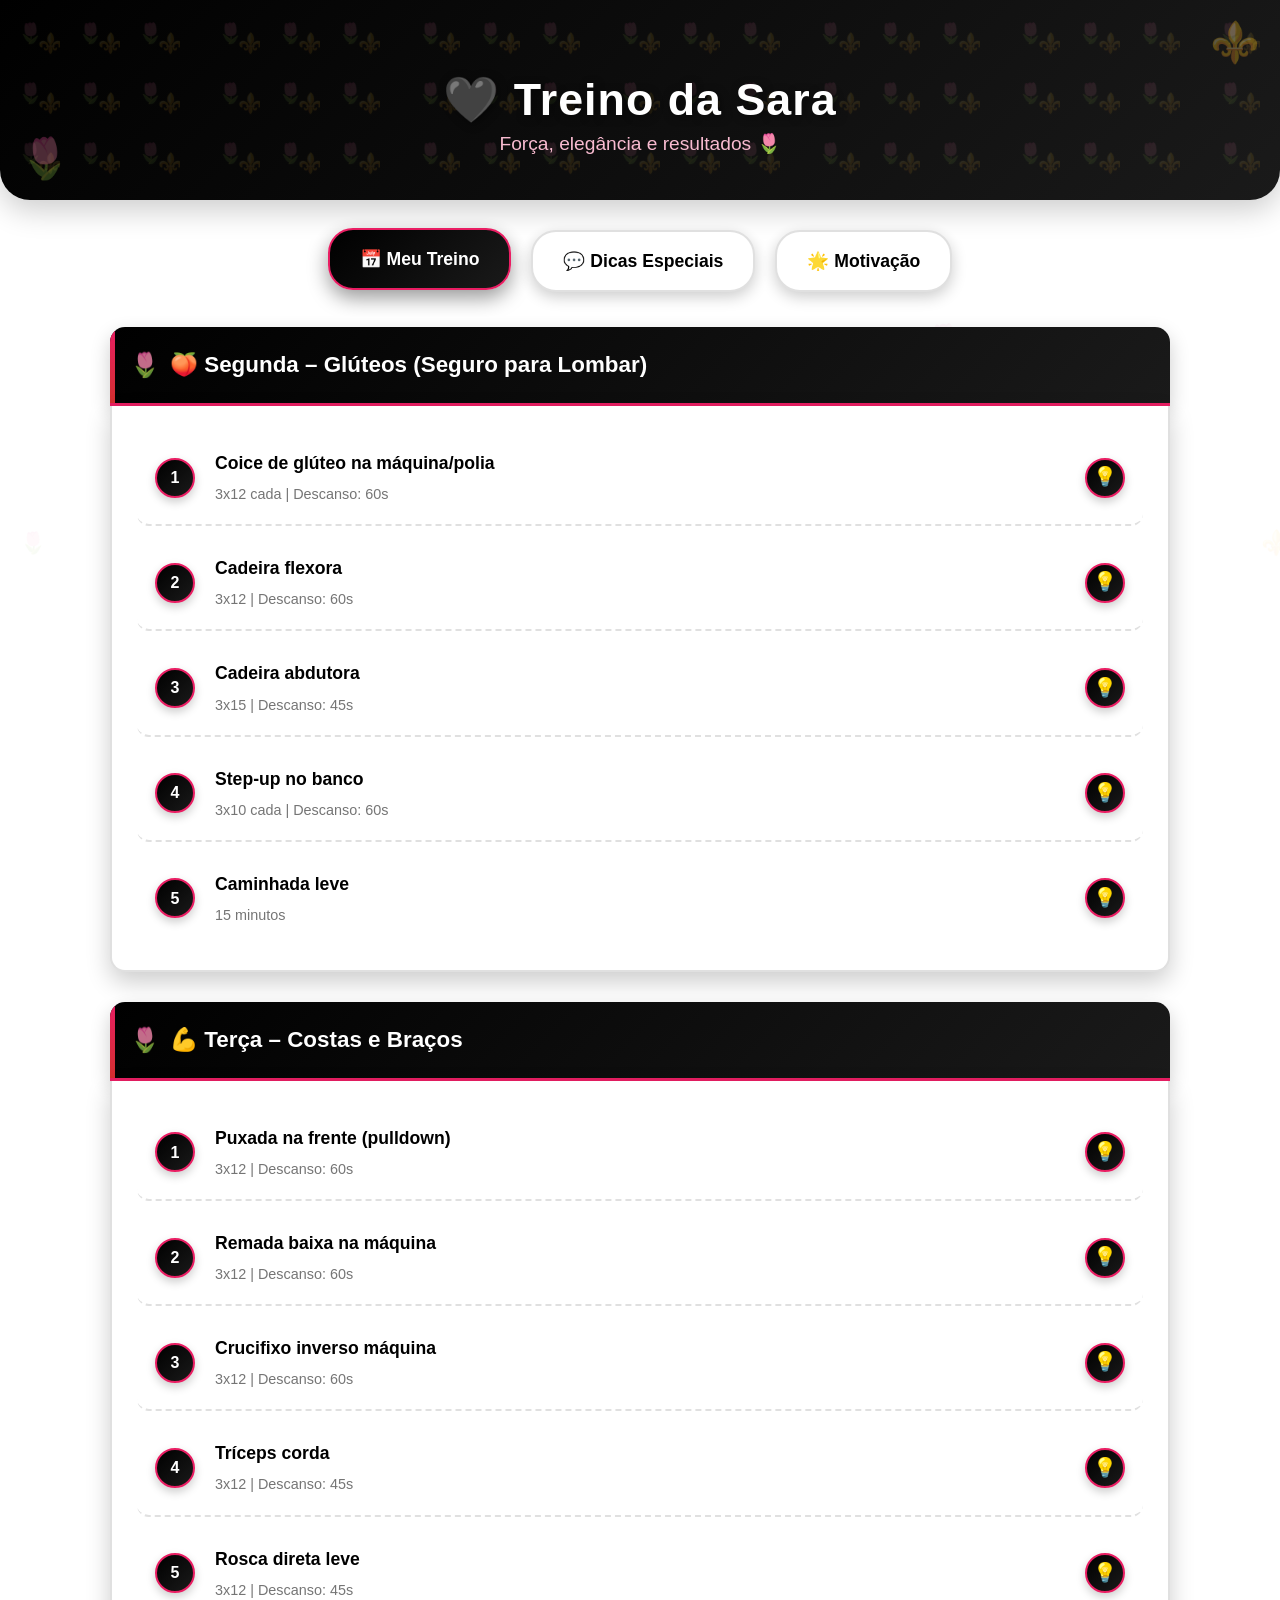
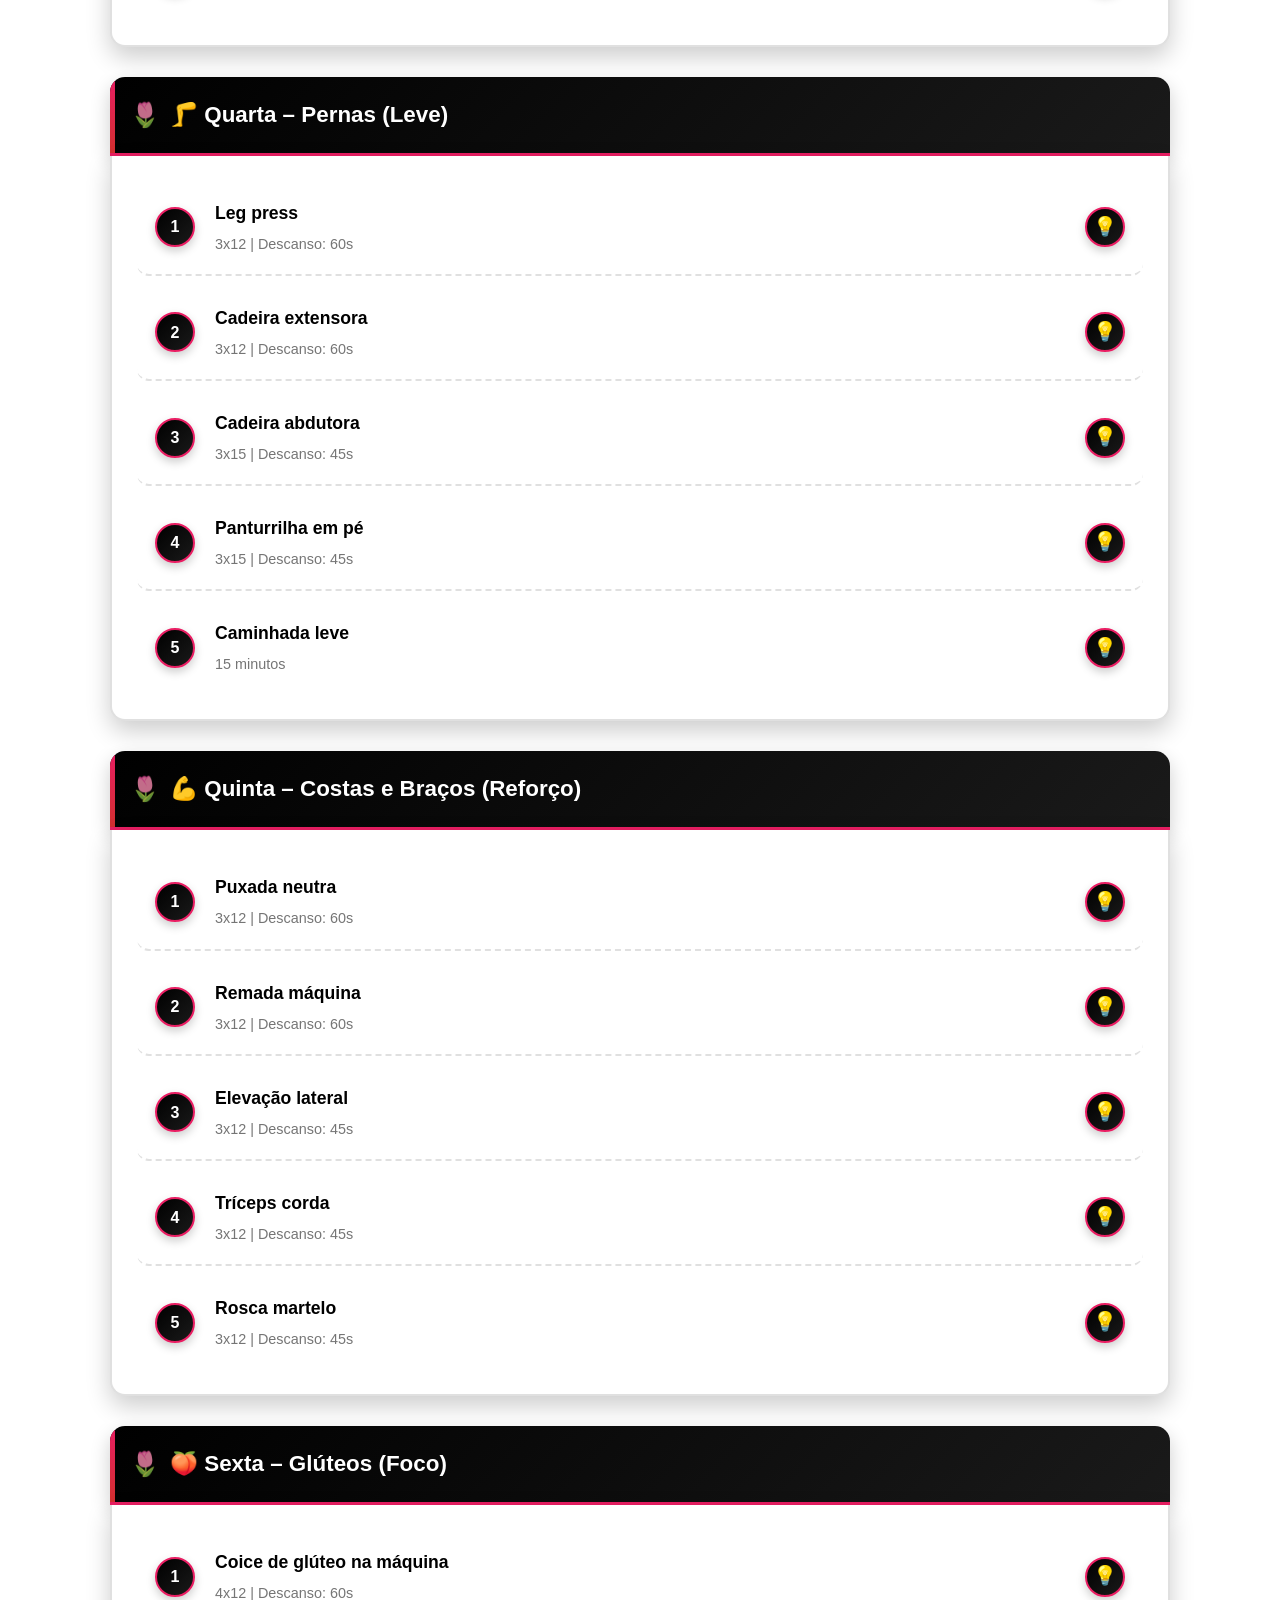
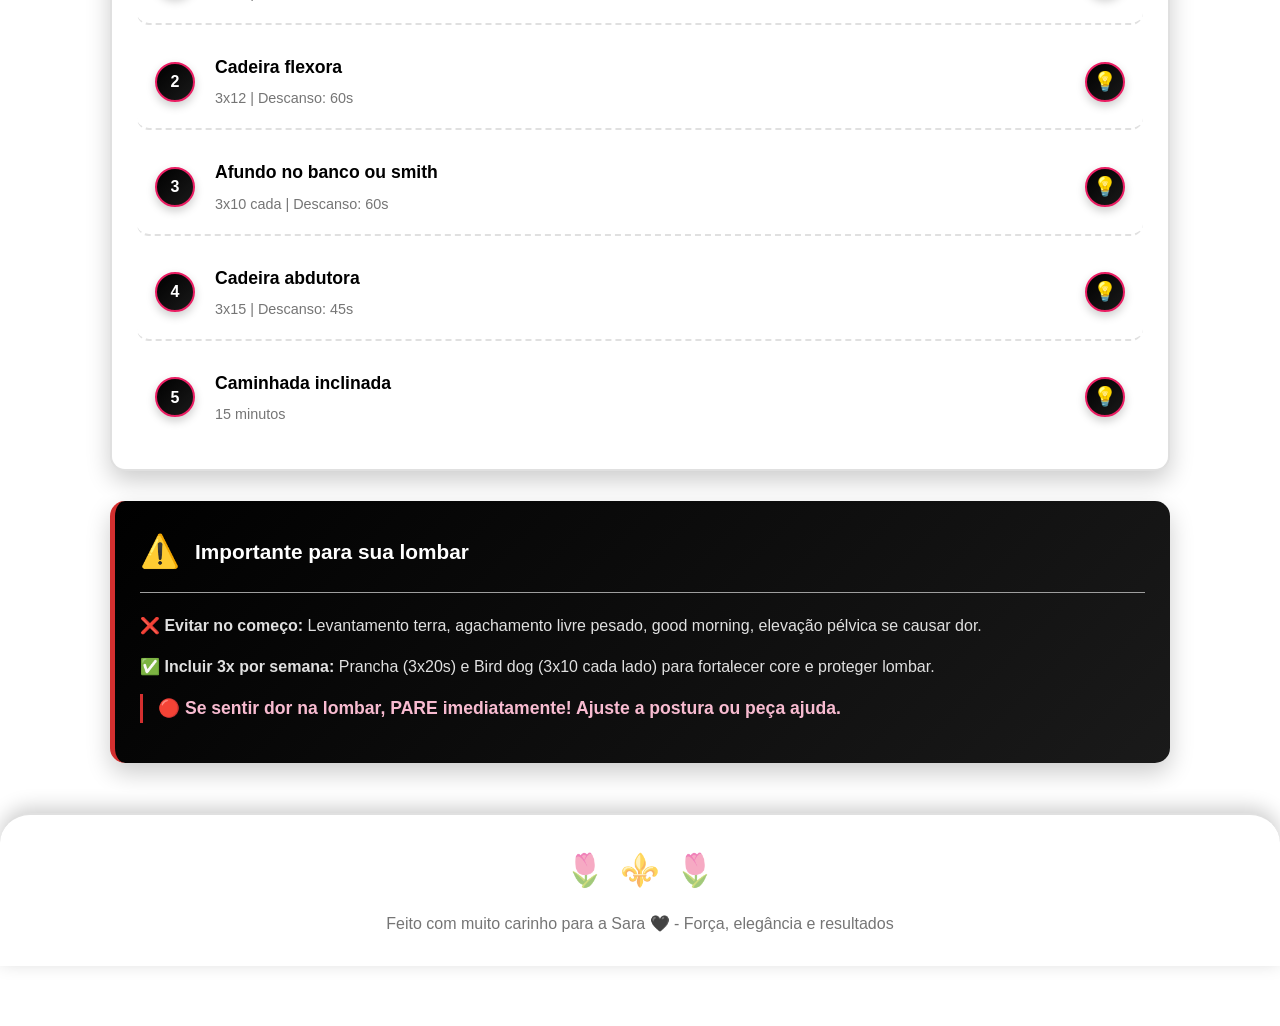
<file: index.html>
<!DOCTYPE html>
<html lang="pt-br">
<head>
    <meta charset="UTF-8">
    <meta name="viewport" content="width=device-width, initial-scale=1.0, maximum-scale=1.0, user-scalable=yes">
    <title>Treino da Sara</title>
    <link rel="stylesheet" href="estilo.css">
    <link rel="manifest" href="manifest.json">
    <meta name="theme-color" content="#000000">
    <meta name="description" content="Treino personalizado para a Sara - Força, elegância e resultados">
    
    <!-- ÍCONES PARA O PWA -->
    <link rel="apple-touch-icon" href="/icons/icon-192x192.png">
    <link rel="icon" type="image/png" sizes="192x192" href="/icons/icon-192x192.png">
    <link rel="icon" type="image/png" sizes="512x512" href="/icons/icon-512x512.png">
</head>
<body class="pagina-index">
    <!-- Tela de carregamento -->
    <div id="loading-screen" class="loading">
        <div class="loading-content">
            <div class="loading-icon">🌷</div>
            <h2 class="loading-text">Carregando seu treino especial...</h2>
            <div class="loading-bar">
                <div class="loading-progress"></div>
            </div>
        </div>
    </div>

    <header>
        <div class="header-bg">
            <div class="header-overlay"></div>
            <div class="flower-decoration-left">🌷</div>
            <div class="flower-decoration-right">⚜️</div>
        </div>
        <h1>🖤 Treino da Sara</h1>
        <p class="subtitulo">Força, elegância e resultados 🌷</p>
    </header>

    <nav class="main-nav">
        <a href="index.html" class="nav-link active">📅 Meu Treino</a>
        <a href="comentarios.html" class="nav-link">💬 Dicas Especiais</a>
        <a href="motivacao.html" class="nav-link">🌟 Motivação</a>
    </nav>

    <div class="container">
        <!-- SEGUNDA - GLÚTEOS -->
        <div class="dia-treino" id="segunda">
            <div class="card-header">
                <div class="flower-small">🌷</div>
                <h2>🍑 Segunda – Glúteos (Seguro para Lombar)</h2>
            </div>
            <div class="exercicios">
                <div class="exercicio" data-exercicio="coice">
                    <span class="ordem">1</span>
                    <span class="nome">Coice de glúteo na máquina/polia<br><small>3x12 cada | Descanso: 60s</small></span>
                    <span class="dica-icon" data-dica="🔴 Empurre a perna para trás focando no glúteo. Mantenha o tronco estável e sem arquear a lombar.">💡</span>
                </div>
                <div class="exercicio" data-exercicio="flexora">
                    <span class="ordem">2</span>
                    <span class="nome">Cadeira flexora<br><small>3x12 | Descanso: 60s</small></span>
                    <span class="dica-icon" data-dica="🌷 Dobre os joelhos puxando o peso devagar. Controle na volta para sentir o posterior.">💡</span>
                </div>
                <div class="exercicio" data-exercicio="abdutora">
                    <span class="ordem">3</span>
                    <span class="nome">Cadeira abdutora<br><small>3x15 | Descanso: 45s</small></span>
                    <span class="dica-icon" data-dica="⚜️ Abra as pernas contra o peso e volte lentamente. Ótimo para o glúteo médio.">💡</span>
                </div>
                <div class="exercicio" data-exercicio="step">
                    <span class="ordem">4</span>
                    <span class="nome">Step-up no banco<br><small>3x10 cada | Descanso: 60s</small></span>
                    <span class="dica-icon" data-dica="🖤 Suba no banco com um pé, empurrando com o calcanhar. Desça com controle.">💡</span>
                </div>
                <div class="exercicio" data-exercicio="caminhada">
                    <span class="ordem">5</span>
                    <span class="nome">Caminhada leve<br><small>15 minutos</small></span>
                    <span class="dica-icon" data-dica="🌷 Caminhe em ritmo confortável para ativar circulação e finalizar o treino.">💡</span>
                </div>
            </div>
        </div>

        <!-- TERÇA - COSTAS E BRAÇOS -->
        <div class="dia-treino" id="terca">
            <div class="card-header">
                <div class="flower-small">🌷</div>
                <h2>💪 Terça – Costas e Braços</h2>
            </div>
            <div class="exercicios">
                <div class="exercicio" data-exercicio="pulldown">
                    <span class="ordem">1</span>
                    <span class="nome">Puxada na frente (pulldown)<br><small>3x12 | Descanso: 60s</small></span>
                    <span class="dica-icon" data-dica="🔴 Puxe a barra até o peito mantendo o peito aberto. Controle na subida.">💡</span>
                </div>
                <div class="exercicio" data-exercicio="remada">
                    <span class="ordem">2</span>
                    <span class="nome">Remada baixa na máquina<br><small>3x12 | Descanso: 60s</small></span>
                    <span class="dica-icon" data-dica="🌷 Puxe o cabo em direção ao abdômen mantendo as costas retas.">💡</span>
                </div>
                <div class="exercicio" data-exercicio="crucifixo">
                    <span class="ordem">3</span>
                    <span class="nome">Crucifixo inverso máquina<br><small>3x12 | Descanso: 60s</small></span>
                    <span class="dica-icon" data-dica="⚜️ Abra os braços para trás contra a máquina para ativar a parte de trás do ombro.">💡</span>
                </div>
                <div class="exercicio" data-exercicio="triceps">
                    <span class="ordem">4</span>
                    <span class="nome">Tríceps corda<br><small>3x12 | Descanso: 45s</small></span>
                    <span class="dica-icon" data-dica="🖤 Empurre a corda para baixo estendendo os braços. Cotovelos colados ao corpo.">💡</span>
                </div>
                <div class="exercicio" data-exercicio="rosca">
                    <span class="ordem">5</span>
                    <span class="nome">Rosca direta leve<br><small>3x12 | Descanso: 45s</small></span>
                    <span class="dica-icon" data-dica="🌷 Dobre os braços levantando o peso e desça devagar. Foco na contração.">💡</span>
                </div>
            </div>
        </div>

        <!-- QUARTA - PERNAS LEVE -->
        <div class="dia-treino" id="quarta">
            <div class="card-header">
                <div class="flower-small">🌷</div>
                <h2>🦵 Quarta – Pernas (Leve)</h2>
            </div>
            <div class="exercicios">
                <div class="exercicio" data-exercicio="legpress">
                    <span class="ordem">1</span>
                    <span class="nome">Leg press<br><small>3x12 | Descanso: 60s</small></span>
                    <span class="dica-icon" data-dica="🔴 Não desça até o final! Amplitude controlada protege a lombar.">💡</span>
                </div>
                <div class="exercicio" data-exercicio="extensora">
                    <span class="ordem">2</span>
                    <span class="nome">Cadeira extensora<br><small>3x12 | Descanso: 60s</small></span>
                    <span class="dica-icon" data-dica="🌷 Estenda as pernas levantando o peso e retorne devagar.">💡</span>
                </div>
                <div class="exercicio" data-exercicio="abdutora2">
                    <span class="ordem">3</span>
                    <span class="nome">Cadeira abdutora<br><small>3x15 | Descanso: 45s</small></span>
                    <span class="dica-icon" data-dica="⚜️ Reforço para glúteo médio e estabilidade do quadril.">💡</span>
                </div>
                <div class="exercicio" data-exercicio="panturrilha">
                    <span class="ordem">4</span>
                    <span class="nome">Panturrilha em pé<br><small>3x15 | Descanso: 45s</small></span>
                    <span class="dica-icon" data-dica="🖤 Suba nas pontas dos pés e desça devagar.">💡</span>
                </div>
                <div class="exercicio" data-exercicio="caminhada2">
                    <span class="ordem">5</span>
                    <span class="nome">Caminhada leve<br><small>15 minutos</small></span>
                    <span class="dica-icon" data-dica="🌷 Caminhada confortável para melhorar condicionamento.">💡</span>
                </div>
            </div>
        </div>

        <!-- QUINTA - COSTAS E BRAÇOS -->
        <div class="dia-treino" id="quinta">
            <div class="card-header">
                <div class="flower-small">🌷</div>
                <h2>💪 Quinta – Costas e Braços (Reforço)</h2>
            </div>
            <div class="exercicios">
                <div class="exercicio" data-exercicio="puxada">
                    <span class="ordem">1</span>
                    <span class="nome">Puxada neutra<br><small>3x12 | Descanso: 60s</small></span>
                    <span class="dica-icon" data-dica="🔴 Pegada neutra (palmas viradas uma para a outra). Puxe em direção ao peito.">💡</span>
                </div>
                <div class="exercicio" data-exercicio="remada2">
                    <span class="ordem">2</span>
                    <span class="nome">Remada máquina<br><small>3x12 | Descanso: 60s</small></span>
                    <span class="dica-icon" data-dica="🌷 Puxe o peso contra o peito e segure a contração por 1 segundo.">💡</span>
                </div>
                <div class="exercicio" data-exercicio="elevacao">
                    <span class="ordem">3</span>
                    <span class="nome">Elevação lateral<br><small>3x12 | Descanso: 45s</small></span>
                    <span class="dica-icon" data-dica="⚜️ Levante os braços para os lados até a altura do ombro.">💡</span>
                </div>
                <div class="exercicio" data-exercicio="triceps2">
                    <span class="ordem">4</span>
                    <span class="nome">Tríceps corda<br><small>3x12 | Descanso: 45s</small></span>
                    <span class="dica-icon" data-dica="🖤 Repetir o exercício para focar no afinamento dos braços.">💡</span>
                </div>
                <div class="exercicio" data-exercicio="martelo">
                    <span class="ordem">5</span>
                    <span class="nome">Rosca martelo<br><small>3x12 | Descanso: 45s</small></span>
                    <span class="dica-icon" data-dica="🌷 Segure os halteres como martelos (polegar para cima) e faça a rosca.">💡</span>
                </div>
            </div>
        </div>

        <!-- SEXTA - GLÚTEOS -->
        <div class="dia-treino" id="sexta">
            <div class="card-header">
                <div class="flower-small">🌷</div>
                <h2>🍑 Sexta – Glúteos (Foco)</h2>
            </div>
            <div class="exercicios">
                <div class="exercicio" data-exercicio="coice2">
                    <span class="ordem">1</span>
                    <span class="nome">Coice de glúteo na máquina<br><small>4x12 | Descanso: 60s</small></span>
                    <span class="dica-icon" data-dica="🔴 Série a mais para finalizar a semana com chave de ouro! Foco total no glúteo.">💡</span>
                </div>
                <div class="exercicio" data-exercicio="flexora2">
                    <span class="ordem">2</span>
                    <span class="nome">Cadeira flexora<br><small>3x12 | Descanso: 60s</small></span>
                    <span class="dica-icon" data-dica="🌷 Manter o trabalho de posterior para dar shape à perna.">💡</span>
                </div>
                <div class="exercicio" data-exercicio="afundo">
                    <span class="ordem">3</span>
                    <span class="nome">Afundo no banco ou smith<br><small>3x10 cada | Descanso: 60s</small></span>
                    <span class="dica-icon" data-dica="⚜️ Dê um passo à frente e desça flexionando as pernas, mantendo o tronco reto.">💡</span>
                </div>
                <div class="exercicio" data-exercicio="abdutora3">
                    <span class="ordem">4</span>
                    <span class="nome">Cadeira abdutora<br><small>3x15 | Descanso: 45s</small></span>
                    <span class="dica-icon" data-dica="🖤 Finalizar o glúteo com esse exercício de isolamento.">💡</span>
                </div>
                <div class="exercicio" data-exercicio="inclinada">
                    <span class="ordem">5</span>
                    <span class="nome">Caminhada inclinada<br><small>15 minutos</small></span>
                    <span class="dica-icon" data-dica="🌷 Caminhe na esteira com leve inclinação para ativar mais os glúteos.">💡</span>
                </div>
            </div>
        </div>

        <!-- AVISO IMPORTANTE -->
        <div class="aviso-card">
            <div class="aviso-header">
                <span class="aviso-icon">⚠️</span>
                <h3>Importante para sua lombar</h3>
            </div>
            <div class="aviso-content">
                <p><strong>❌ Evitar no começo:</strong> Levantamento terra, agachamento livre pesado, good morning, elevação pélvica se causar dor.</p>
                <p><strong>✅ Incluir 3x por semana:</strong> Prancha (3x20s) e Bird dog (3x10 cada lado) para fortalecer core e proteger lombar.</p>
                <p class="destaque">🔴 <strong>Se sentir dor na lombar, PARE imediatamente!</strong> Ajuste a postura ou peça ajuda.</p>
            </div>
        </div>
    </div>

    <footer>
        <div class="footer-flowers">
            <span>🌷</span>
            <span>⚜️</span>
            <span>🌷</span>
        </div>
        <p>Feito com muito carinho para a Sara 🖤 - Força, elegância e resultados</p>
    </footer>

    <!-- Modal para dicas -->
    <div id="dicaModal" class="modal">
        <div class="modal-content">
            <span class="close">&times;</span>
            <div class="modal-flower">🌷</div>
            <h3>💡 Dica Especial</h3>
            <p id="dicaTexto"></p>
        </div>
    </div>

    <script src="script.js"></script>
</body>

</html>
</file>
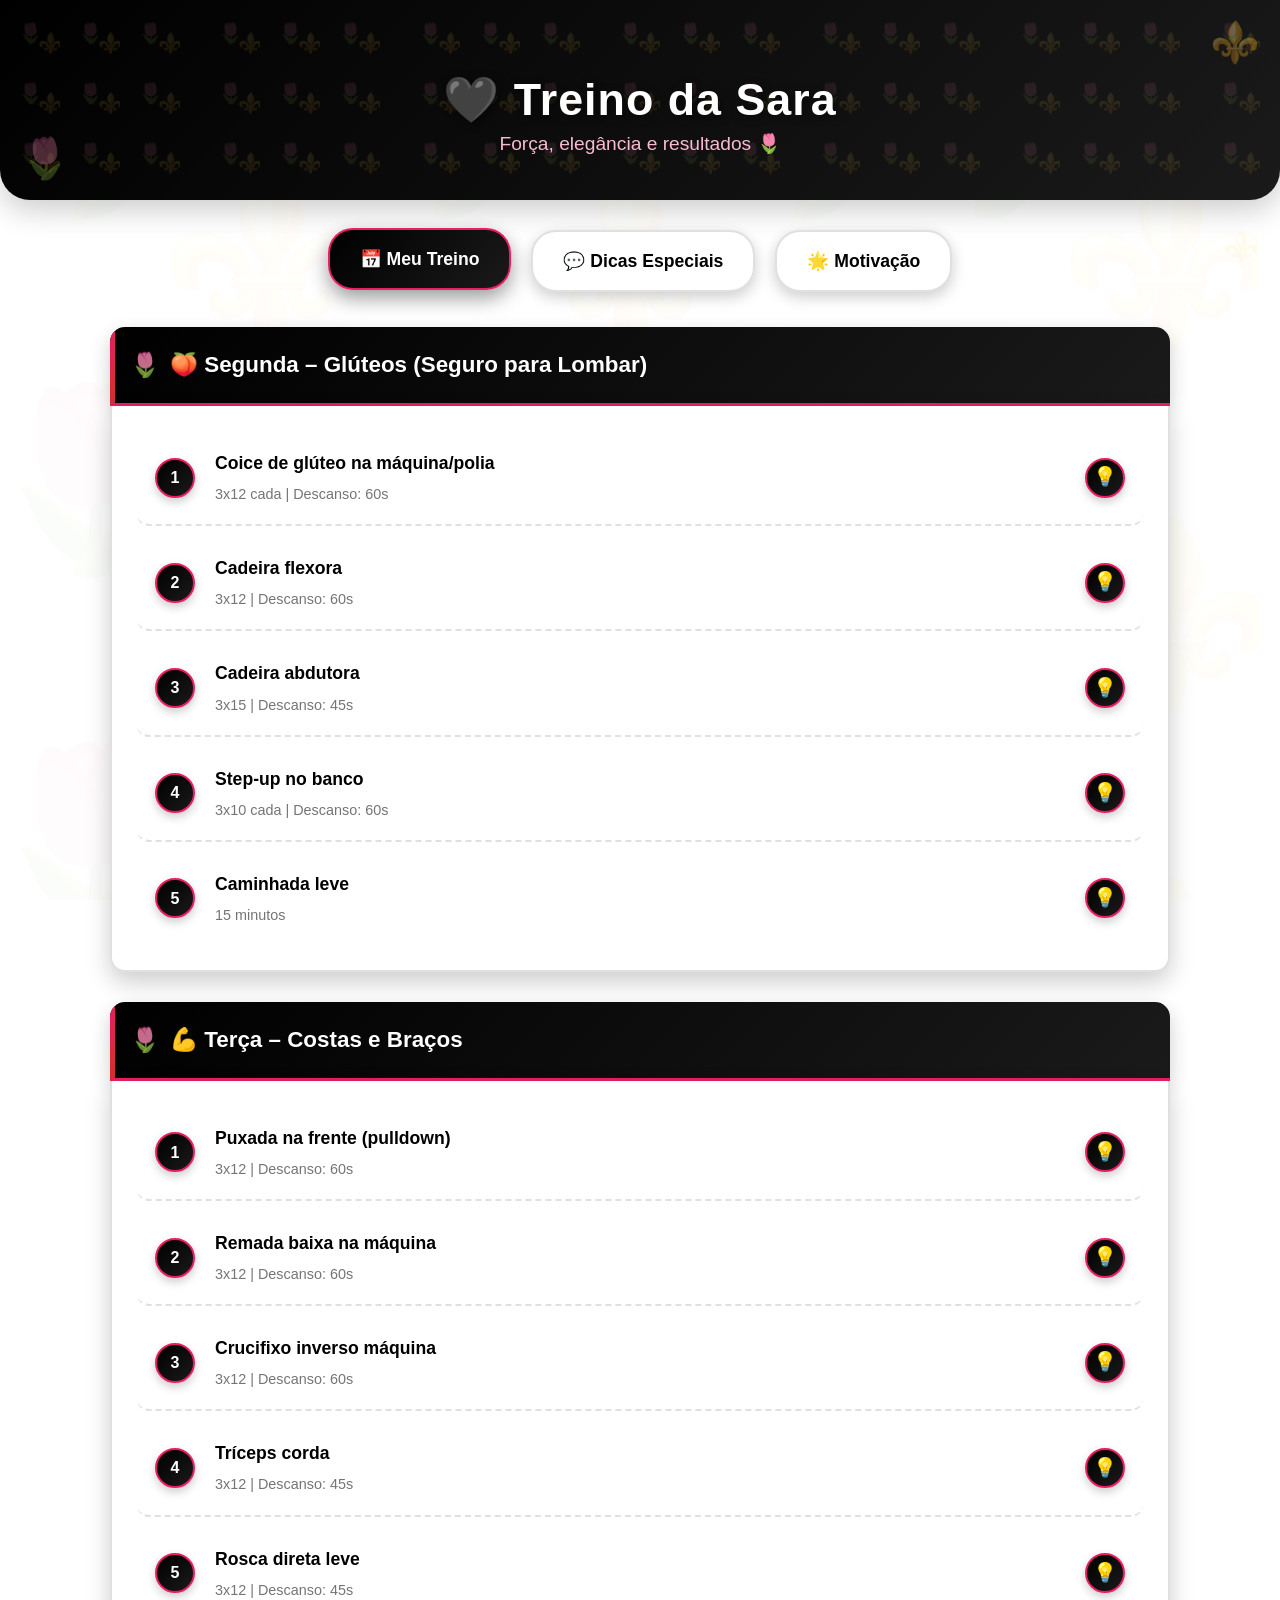
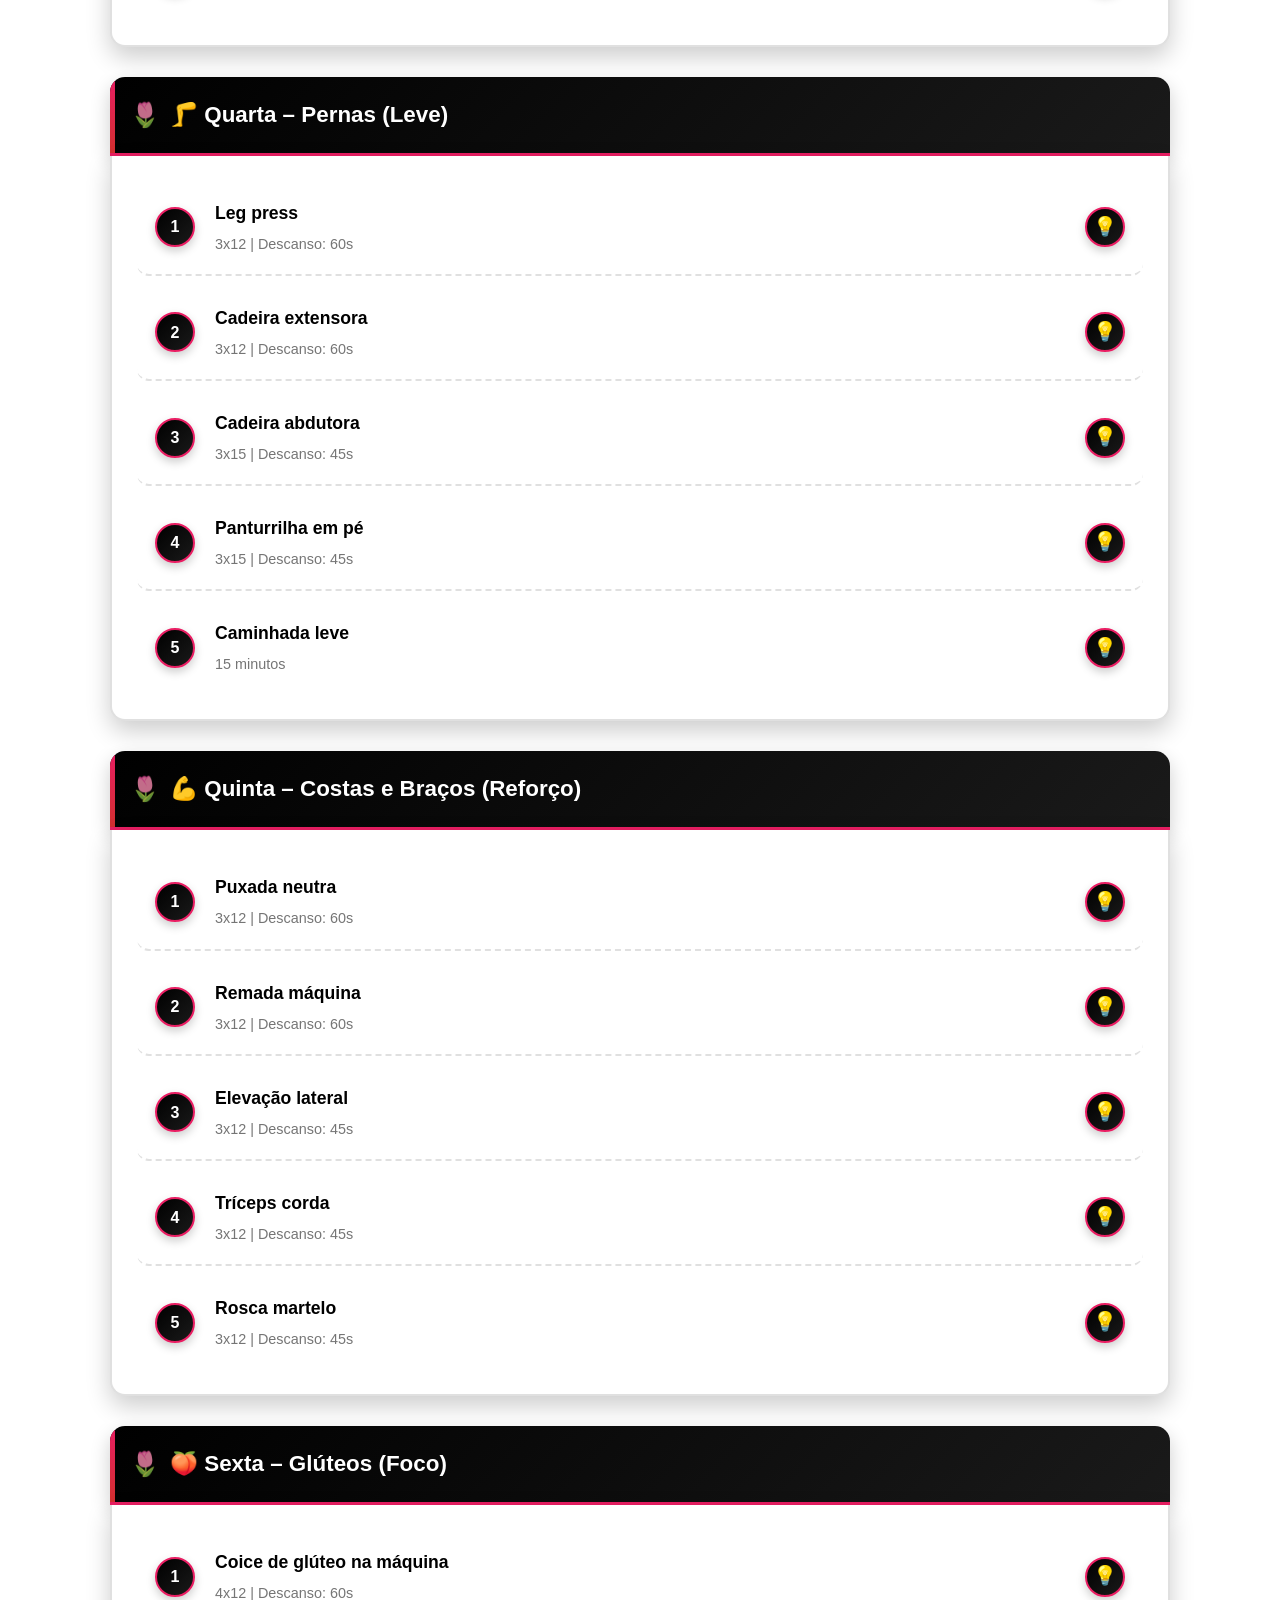
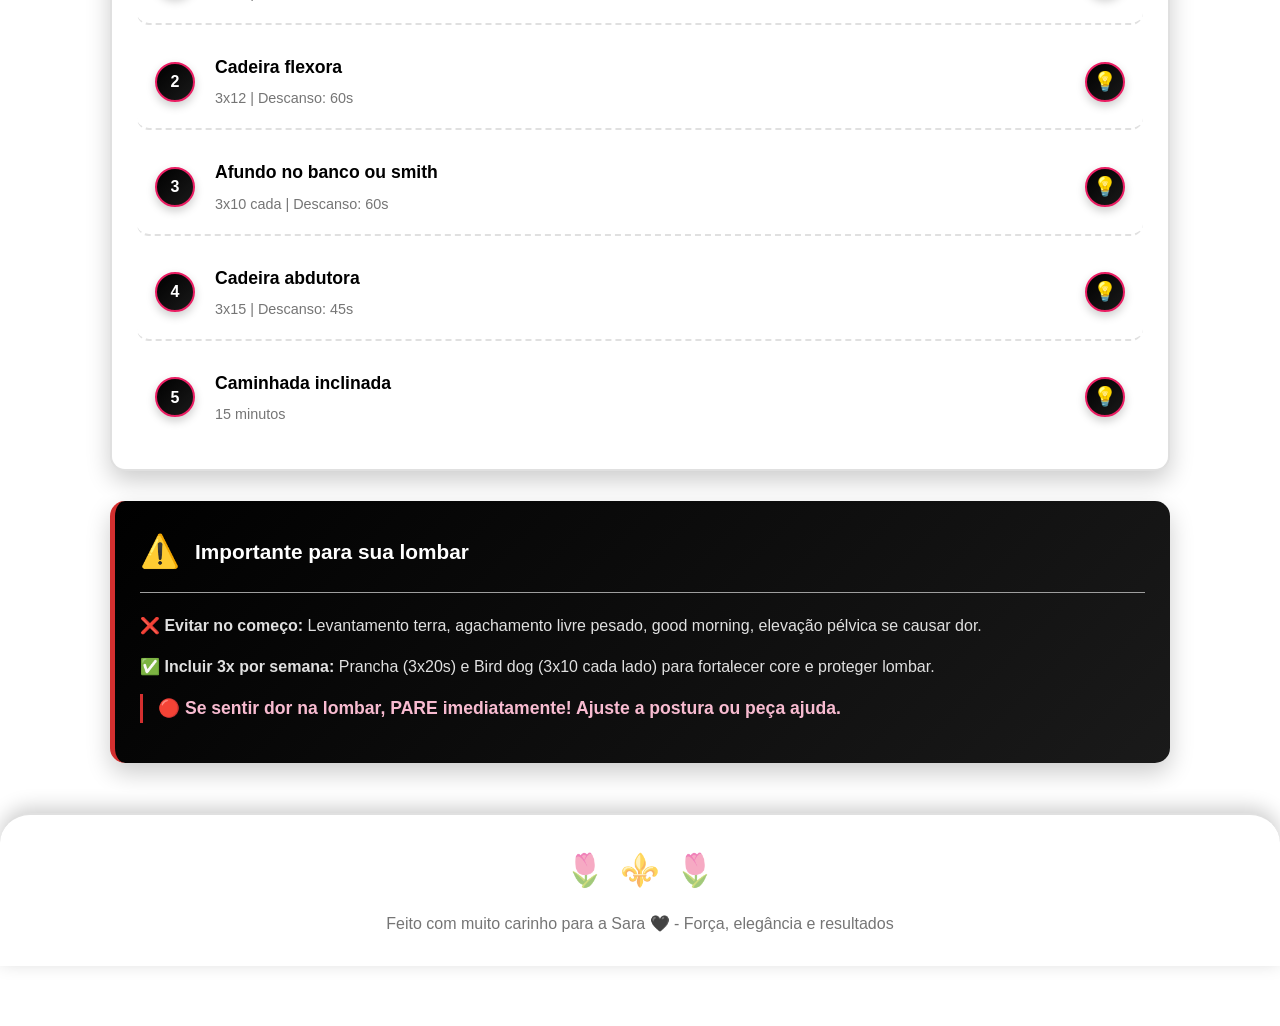
<file: site-sara/index.html>
<!DOCTYPE html>
<html lang="pt-br">
<head>
    <meta charset="UTF-8">
    <meta name="viewport" content="width=device-width, initial-scale=1.0, maximum-scale=1.0, user-scalable=yes">
    <title>Treino da Sara</title>
    <link rel="stylesheet" href="estilo.css">
    <link rel="manifest" href="manifest.json">
    <meta name="theme-color" content="#000000">
    <meta name="description" content="Treino personalizado para a Sara - Força, elegância e resultados">
</head>
<body class="pagina-index">
    <!-- Tela de carregamento -->
    <div id="loading-screen" class="loading">
        <div class="loading-content">
            <div class="loading-icon">🌷</div>
            <h2 class="loading-text">Carregando seu treino especial...</h2>
            <div class="loading-bar">
                <div class="loading-progress"></div>
            </div>
        </div>
    </div>

    <header>
        <div class="header-bg">
            <div class="header-overlay"></div>
            <div class="flower-decoration-left">🌷</div>
            <div class="flower-decoration-right">⚜️</div>
        </div>
        <h1>🖤 Treino da Sara</h1>
        <p class="subtitulo">Força, elegância e resultados 🌷</p>
    </header>

    <nav class="main-nav">
        <a href="index.html" class="nav-link active">📅 Meu Treino</a>
        <a href="comentarios.html" class="nav-link">💬 Dicas Especiais</a>
        <a href="motivacao.html" class="nav-link">🌟 Motivação</a>
    </nav>

    <div class="container">
        <!-- SEGUNDA - GLÚTEOS -->
        <div class="dia-treino" id="segunda">
            <div class="card-header">
                <div class="flower-small">🌷</div>
                <h2>🍑 Segunda – Glúteos (Seguro para Lombar)</h2>
            </div>
            <div class="exercicios">
                <div class="exercicio" data-exercicio="coice">
                    <span class="ordem">1</span>
                    <span class="nome">Coice de glúteo na máquina/polia<br><small>3x12 cada | Descanso: 60s</small></span>
                    <span class="dica-icon" data-dica="🔴 Empurre a perna para trás focando no glúteo. Mantenha o tronco estável e sem arquear a lombar.">💡</span>
                </div>
                <div class="exercicio" data-exercicio="flexora">
                    <span class="ordem">2</span>
                    <span class="nome">Cadeira flexora<br><small>3x12 | Descanso: 60s</small></span>
                    <span class="dica-icon" data-dica="🌷 Dobre os joelhos puxando o peso devagar. Controle na volta para sentir o posterior.">💡</span>
                </div>
                <div class="exercicio" data-exercicio="abdutora">
                    <span class="ordem">3</span>
                    <span class="nome">Cadeira abdutora<br><small>3x15 | Descanso: 45s</small></span>
                    <span class="dica-icon" data-dica="⚜️ Abra as pernas contra o peso e volte lentamente. Ótimo para o glúteo médio.">💡</span>
                </div>
                <div class="exercicio" data-exercicio="step">
                    <span class="ordem">4</span>
                    <span class="nome">Step-up no banco<br><small>3x10 cada | Descanso: 60s</small></span>
                    <span class="dica-icon" data-dica="🖤 Suba no banco com um pé, empurrando com o calcanhar. Desça com controle.">💡</span>
                </div>
                <div class="exercicio" data-exercicio="caminhada">
                    <span class="ordem">5</span>
                    <span class="nome">Caminhada leve<br><small>15 minutos</small></span>
                    <span class="dica-icon" data-dica="🌷 Caminhe em ritmo confortável para ativar circulação e finalizar o treino.">💡</span>
                </div>
            </div>
        </div>

        <!-- TERÇA - COSTAS E BRAÇOS -->
        <div class="dia-treino" id="terca">
            <div class="card-header">
                <div class="flower-small">🌷</div>
                <h2>💪 Terça – Costas e Braços</h2>
            </div>
            <div class="exercicios">
                <div class="exercicio" data-exercicio="pulldown">
                    <span class="ordem">1</span>
                    <span class="nome">Puxada na frente (pulldown)<br><small>3x12 | Descanso: 60s</small></span>
                    <span class="dica-icon" data-dica="🔴 Puxe a barra até o peito mantendo o peito aberto. Controle na subida.">💡</span>
                </div>
                <div class="exercicio" data-exercicio="remada">
                    <span class="ordem">2</span>
                    <span class="nome">Remada baixa na máquina<br><small>3x12 | Descanso: 60s</small></span>
                    <span class="dica-icon" data-dica="🌷 Puxe o cabo em direção ao abdômen mantendo as costas retas.">💡</span>
                </div>
                <div class="exercicio" data-exercicio="crucifixo">
                    <span class="ordem">3</span>
                    <span class="nome">Crucifixo inverso máquina<br><small>3x12 | Descanso: 60s</small></span>
                    <span class="dica-icon" data-dica="⚜️ Abra os braços para trás contra a máquina para ativar a parte de trás do ombro.">💡</span>
                </div>
                <div class="exercicio" data-exercicio="triceps">
                    <span class="ordem">4</span>
                    <span class="nome">Tríceps corda<br><small>3x12 | Descanso: 45s</small></span>
                    <span class="dica-icon" data-dica="🖤 Empurre a corda para baixo estendendo os braços. Cotovelos colados ao corpo.">💡</span>
                </div>
                <div class="exercicio" data-exercicio="rosca">
                    <span class="ordem">5</span>
                    <span class="nome">Rosca direta leve<br><small>3x12 | Descanso: 45s</small></span>
                    <span class="dica-icon" data-dica="🌷 Dobre os braços levantando o peso e desça devagar. Foco na contração.">💡</span>
                </div>
            </div>
        </div>

        <!-- QUARTA - PERNAS LEVE -->
        <div class="dia-treino" id="quarta">
            <div class="card-header">
                <div class="flower-small">🌷</div>
                <h2>🦵 Quarta – Pernas (Leve)</h2>
            </div>
            <div class="exercicios">
                <div class="exercicio" data-exercicio="legpress">
                    <span class="ordem">1</span>
                    <span class="nome">Leg press<br><small>3x12 | Descanso: 60s</small></span>
                    <span class="dica-icon" data-dica="🔴 Não desça até o final! Amplitude controlada protege a lombar.">💡</span>
                </div>
                <div class="exercicio" data-exercicio="extensora">
                    <span class="ordem">2</span>
                    <span class="nome">Cadeira extensora<br><small>3x12 | Descanso: 60s</small></span>
                    <span class="dica-icon" data-dica="🌷 Estenda as pernas levantando o peso e retorne devagar.">💡</span>
                </div>
                <div class="exercicio" data-exercicio="abdutora2">
                    <span class="ordem">3</span>
                    <span class="nome">Cadeira abdutora<br><small>3x15 | Descanso: 45s</small></span>
                    <span class="dica-icon" data-dica="⚜️ Reforço para glúteo médio e estabilidade do quadril.">💡</span>
                </div>
                <div class="exercicio" data-exercicio="panturrilha">
                    <span class="ordem">4</span>
                    <span class="nome">Panturrilha em pé<br><small>3x15 | Descanso: 45s</small></span>
                    <span class="dica-icon" data-dica="🖤 Suba nas pontas dos pés e desça devagar.">💡</span>
                </div>
                <div class="exercicio" data-exercicio="caminhada2">
                    <span class="ordem">5</span>
                    <span class="nome">Caminhada leve<br><small>15 minutos</small></span>
                    <span class="dica-icon" data-dica="🌷 Caminhada confortável para melhorar condicionamento.">💡</span>
                </div>
            </div>
        </div>

        <!-- QUINTA - COSTAS E BRAÇOS -->
        <div class="dia-treino" id="quinta">
            <div class="card-header">
                <div class="flower-small">🌷</div>
                <h2>💪 Quinta – Costas e Braços (Reforço)</h2>
            </div>
            <div class="exercicios">
                <div class="exercicio" data-exercicio="puxada">
                    <span class="ordem">1</span>
                    <span class="nome">Puxada neutra<br><small>3x12 | Descanso: 60s</small></span>
                    <span class="dica-icon" data-dica="🔴 Pegada neutra (palmas viradas uma para a outra). Puxe em direção ao peito.">💡</span>
                </div>
                <div class="exercicio" data-exercicio="remada2">
                    <span class="ordem">2</span>
                    <span class="nome">Remada máquina<br><small>3x12 | Descanso: 60s</small></span>
                    <span class="dica-icon" data-dica="🌷 Puxe o peso contra o peito e segure a contração por 1 segundo.">💡</span>
                </div>
                <div class="exercicio" data-exercicio="elevacao">
                    <span class="ordem">3</span>
                    <span class="nome">Elevação lateral<br><small>3x12 | Descanso: 45s</small></span>
                    <span class="dica-icon" data-dica="⚜️ Levante os braços para os lados até a altura do ombro.">💡</span>
                </div>
                <div class="exercicio" data-exercicio="triceps2">
                    <span class="ordem">4</span>
                    <span class="nome">Tríceps corda<br><small>3x12 | Descanso: 45s</small></span>
                    <span class="dica-icon" data-dica="🖤 Repetir o exercício para focar no afinamento dos braços.">💡</span>
                </div>
                <div class="exercicio" data-exercicio="martelo">
                    <span class="ordem">5</span>
                    <span class="nome">Rosca martelo<br><small>3x12 | Descanso: 45s</small></span>
                    <span class="dica-icon" data-dica="🌷 Segure os halteres como martelos (polegar para cima) e faça a rosca.">💡</span>
                </div>
            </div>
        </div>

        <!-- SEXTA - GLÚTEOS -->
        <div class="dia-treino" id="sexta">
            <div class="card-header">
                <div class="flower-small">🌷</div>
                <h2>🍑 Sexta – Glúteos (Foco)</h2>
            </div>
            <div class="exercicios">
                <div class="exercicio" data-exercicio="coice2">
                    <span class="ordem">1</span>
                    <span class="nome">Coice de glúteo na máquina<br><small>4x12 | Descanso: 60s</small></span>
                    <span class="dica-icon" data-dica="🔴 Série a mais para finalizar a semana com chave de ouro! Foco total no glúteo.">💡</span>
                </div>
                <div class="exercicio" data-exercicio="flexora2">
                    <span class="ordem">2</span>
                    <span class="nome">Cadeira flexora<br><small>3x12 | Descanso: 60s</small></span>
                    <span class="dica-icon" data-dica="🌷 Manter o trabalho de posterior para dar shape à perna.">💡</span>
                </div>
                <div class="exercicio" data-exercicio="afundo">
                    <span class="ordem">3</span>
                    <span class="nome">Afundo no banco ou smith<br><small>3x10 cada | Descanso: 60s</small></span>
                    <span class="dica-icon" data-dica="⚜️ Dê um passo à frente e desça flexionando as pernas, mantendo o tronco reto.">💡</span>
                </div>
                <div class="exercicio" data-exercicio="abdutora3">
                    <span class="ordem">4</span>
                    <span class="nome">Cadeira abdutora<br><small>3x15 | Descanso: 45s</small></span>
                    <span class="dica-icon" data-dica="🖤 Finalizar o glúteo com esse exercício de isolamento.">💡</span>
                </div>
                <div class="exercicio" data-exercicio="inclinada">
                    <span class="ordem">5</span>
                    <span class="nome">Caminhada inclinada<br><small>15 minutos</small></span>
                    <span class="dica-icon" data-dica="🌷 Caminhe na esteira com leve inclinação para ativar mais os glúteos.">💡</span>
                </div>
            </div>
        </div>

        <!-- AVISO IMPORTANTE -->
        <div class="aviso-card">
            <div class="aviso-header">
                <span class="aviso-icon">⚠️</span>
                <h3>Importante para sua lombar</h3>
            </div>
            <div class="aviso-content">
                <p><strong>❌ Evitar no começo:</strong> Levantamento terra, agachamento livre pesado, good morning, elevação pélvica se causar dor.</p>
                <p><strong>✅ Incluir 3x por semana:</strong> Prancha (3x20s) e Bird dog (3x10 cada lado) para fortalecer core e proteger lombar.</p>
                <p class="destaque">🔴 <strong>Se sentir dor na lombar, PARE imediatamente!</strong> Ajuste a postura ou peça ajuda.</p>
            </div>
        </div>
    </div>

    <footer>
        <div class="footer-flowers">
            <span>🌷</span>
            <span>⚜️</span>
            <span>🌷</span>
        </div>
        <p>Feito com muito carinho para a Sara 🖤 - Força, elegância e resultados</p>
    </footer>

    <!-- Modal para dicas -->
    <div id="dicaModal" class="modal">
        <div class="modal-content">
            <span class="close">&times;</span>
            <div class="modal-flower">🌷</div>
            <h3>💡 Dica Especial</h3>
            <p id="dicaTexto"></p>
        </div>
    </div>

    <script src="script.js"></script>
</body>
</html>
</file>
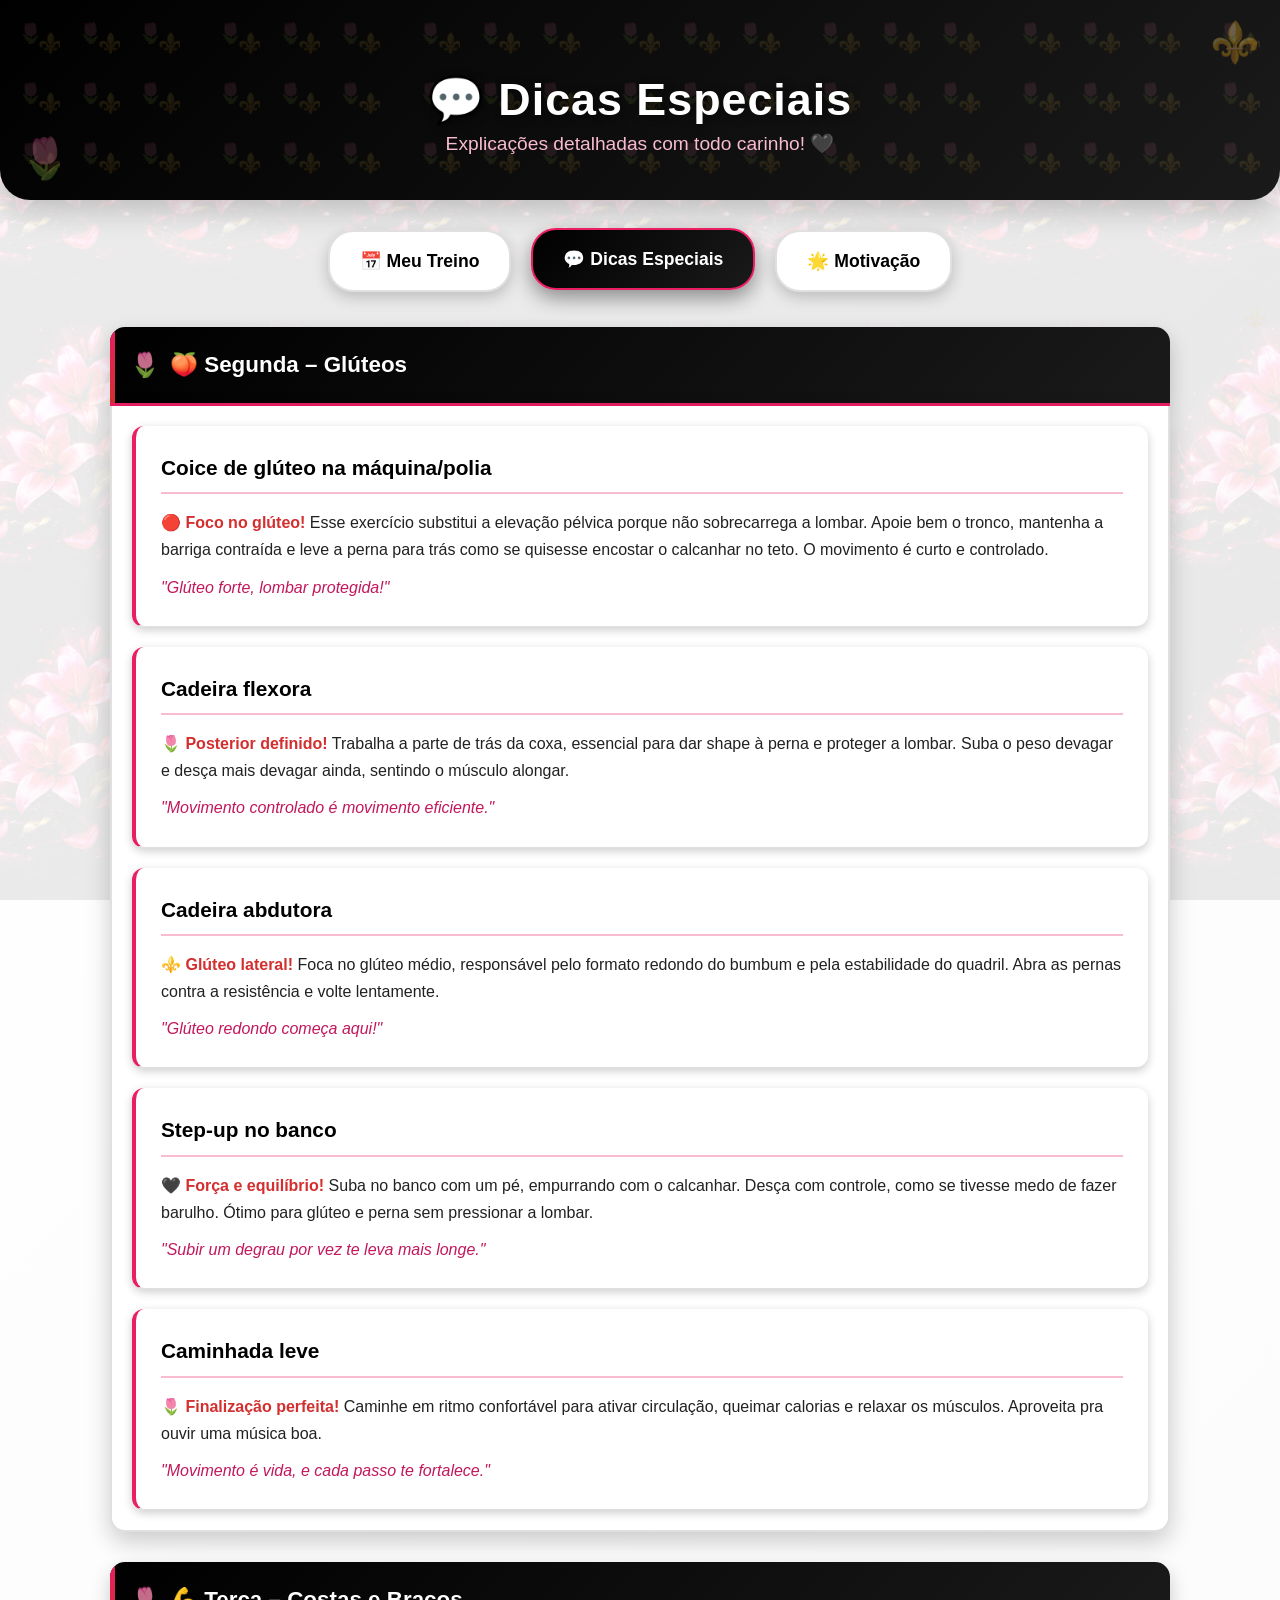
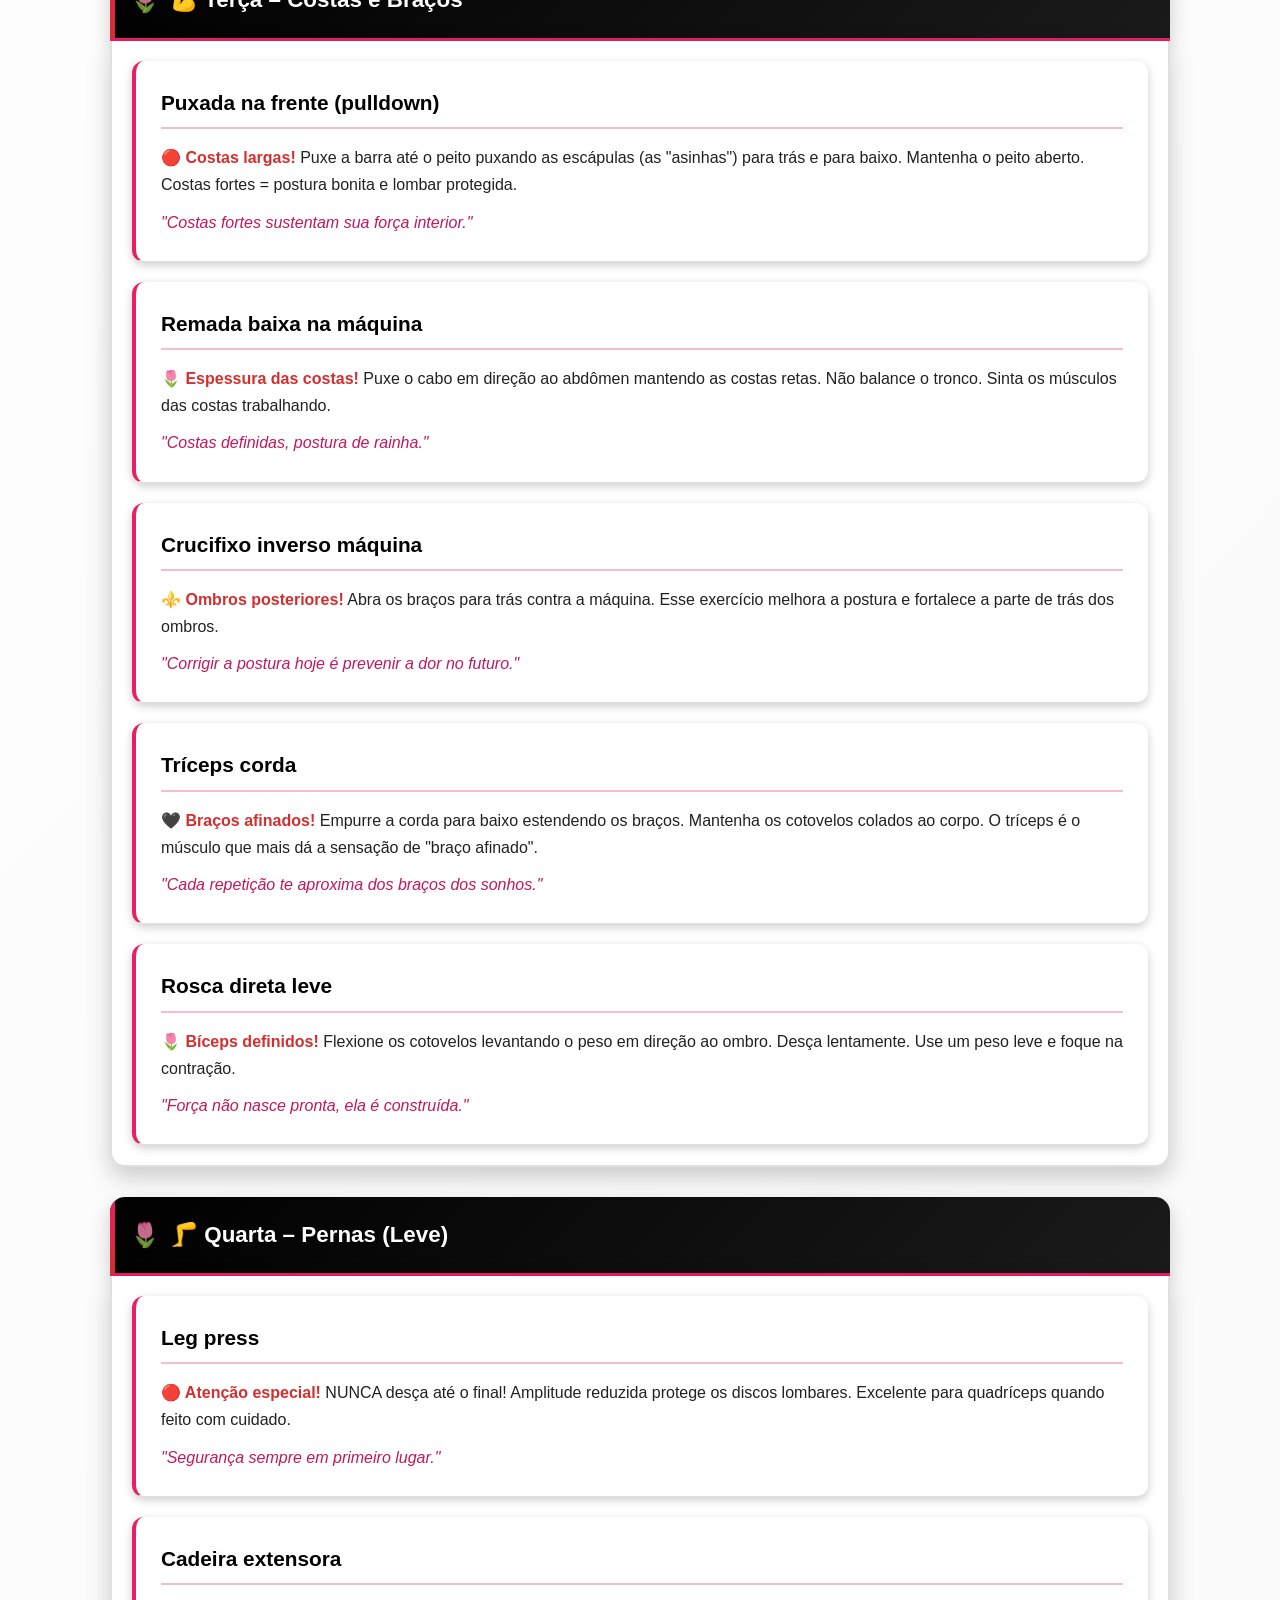
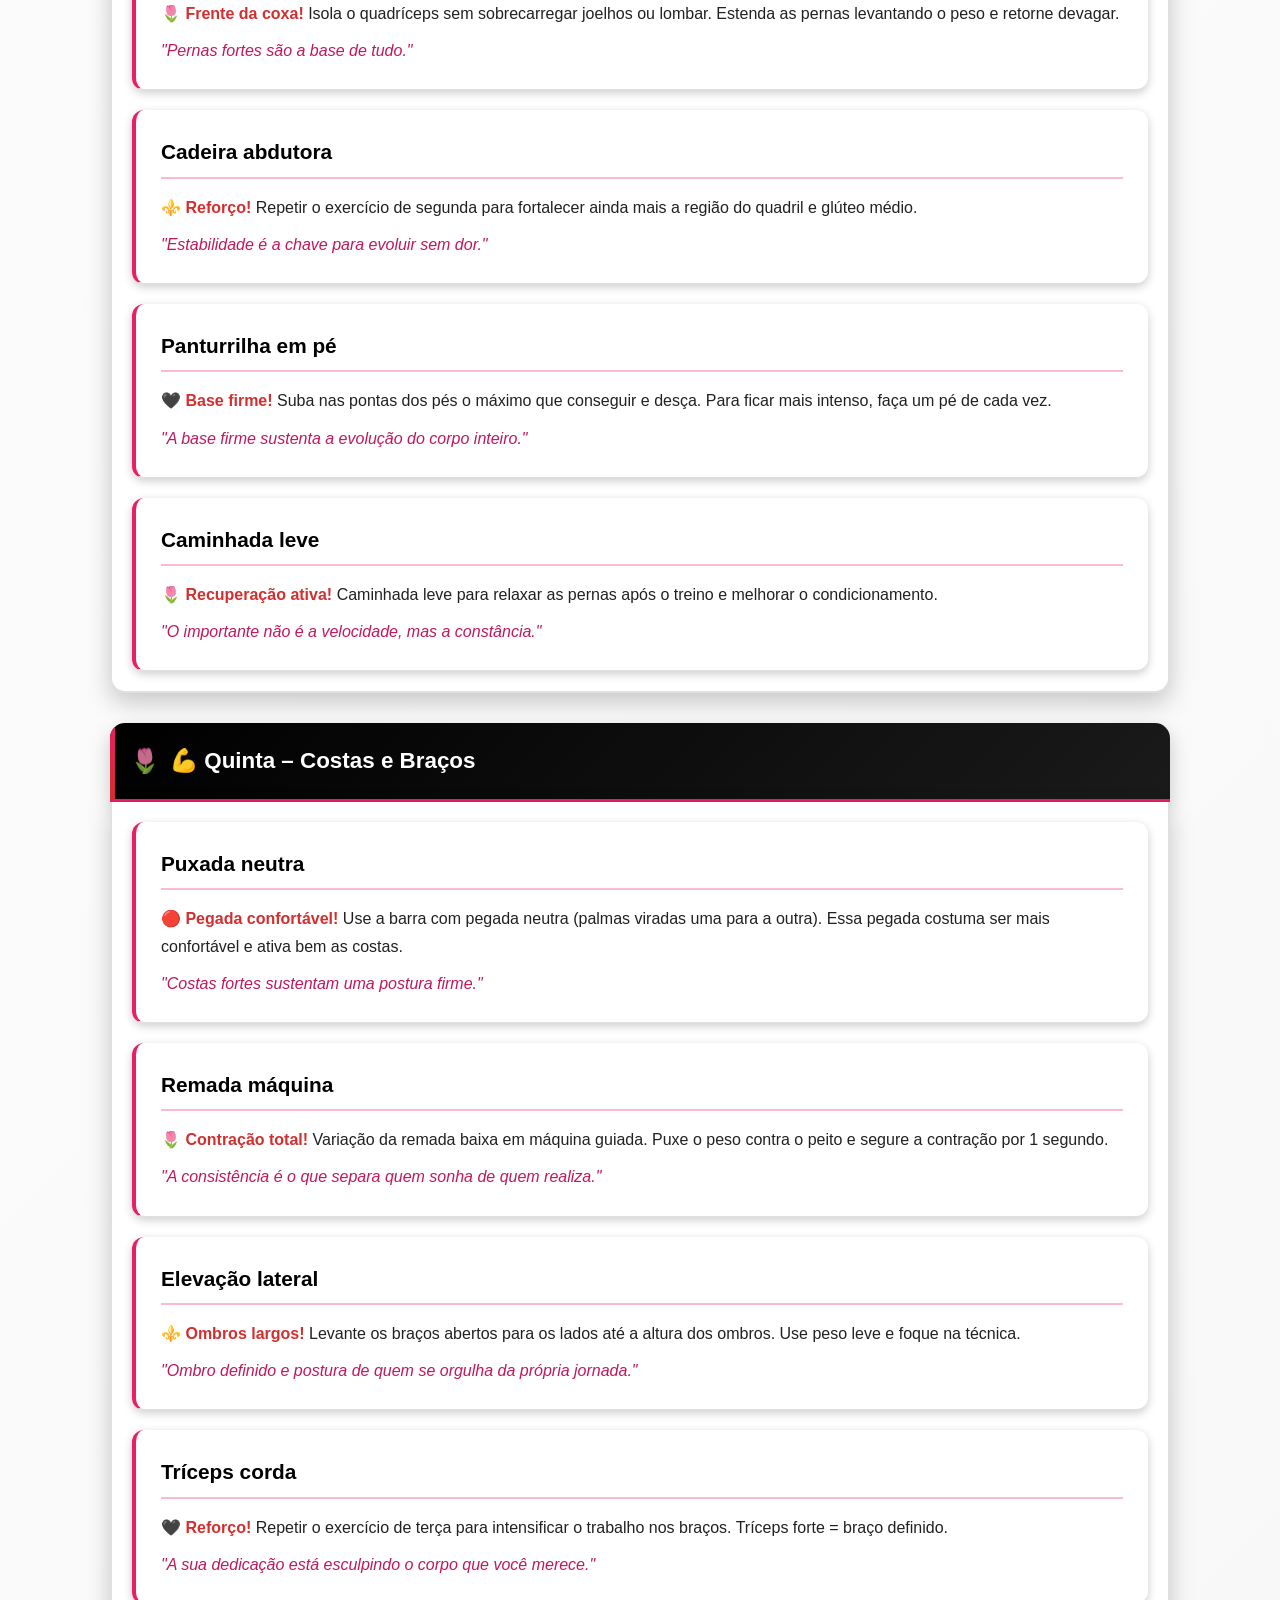
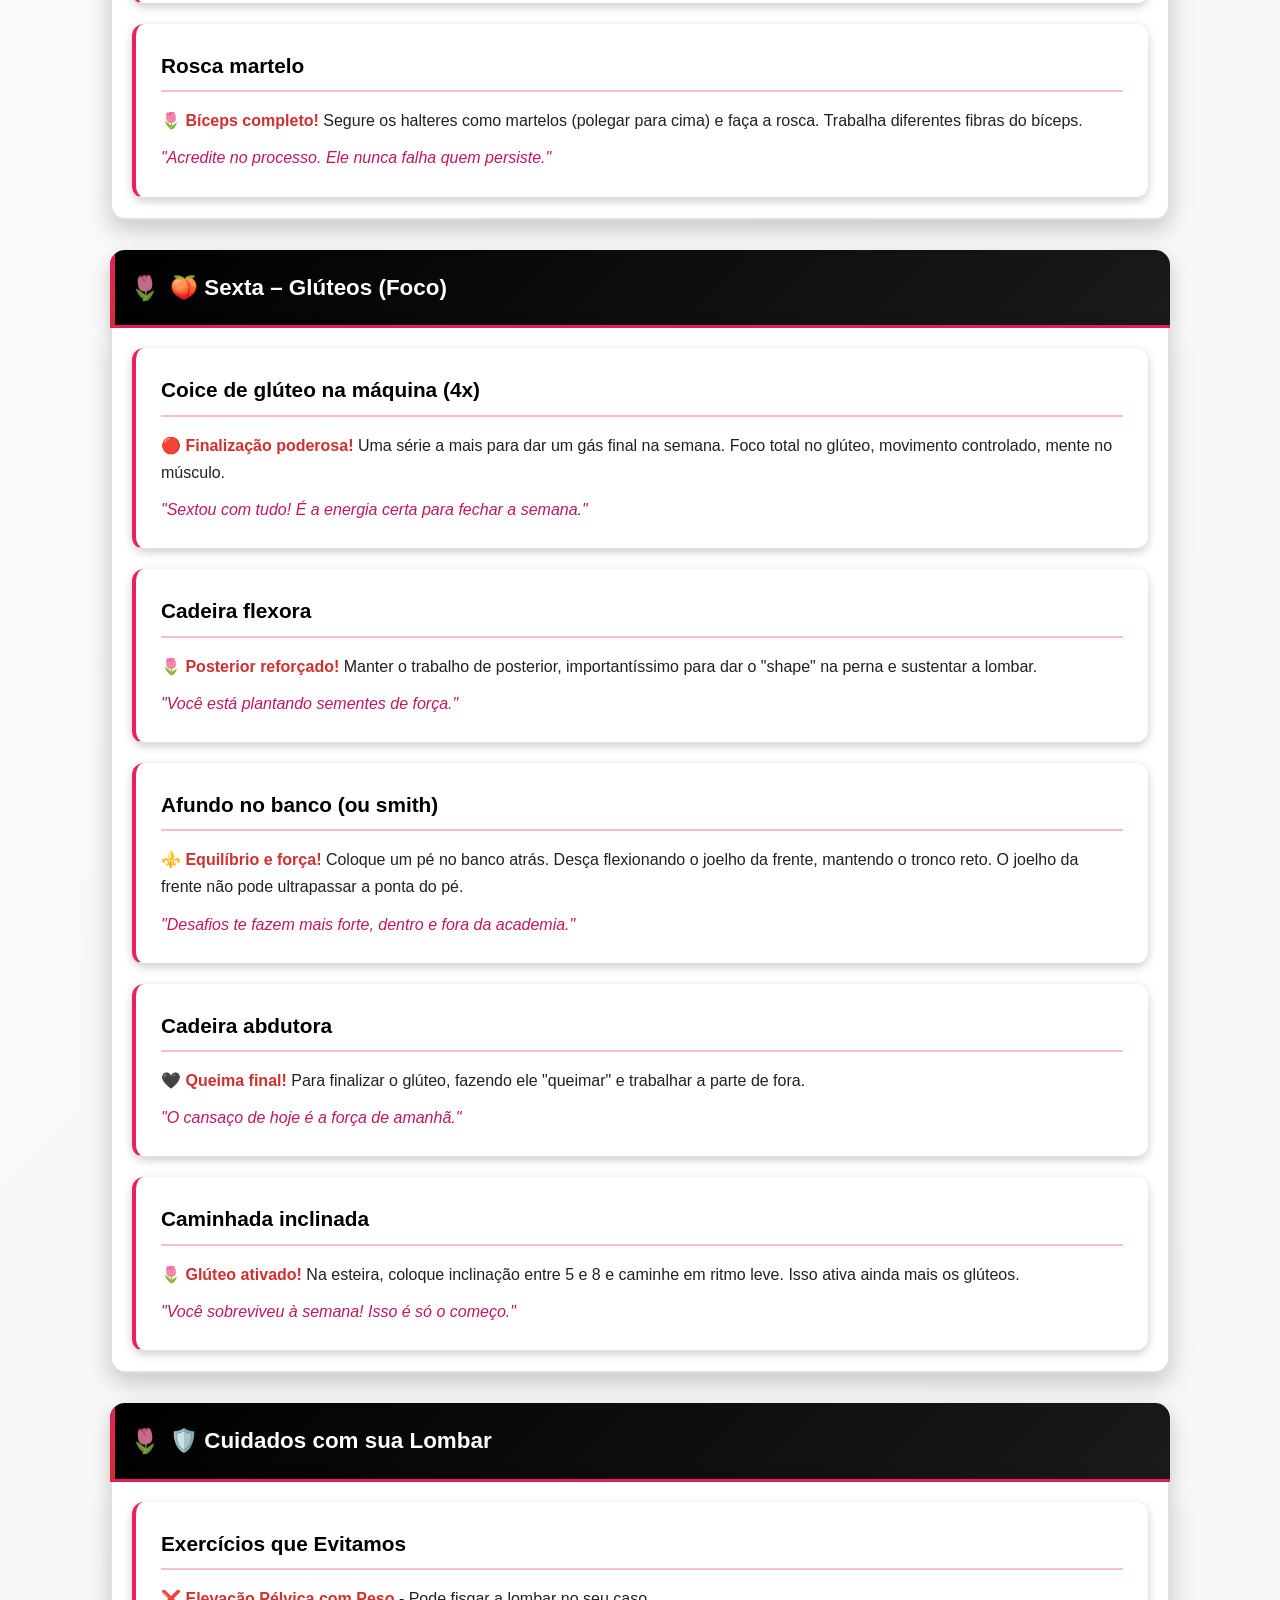
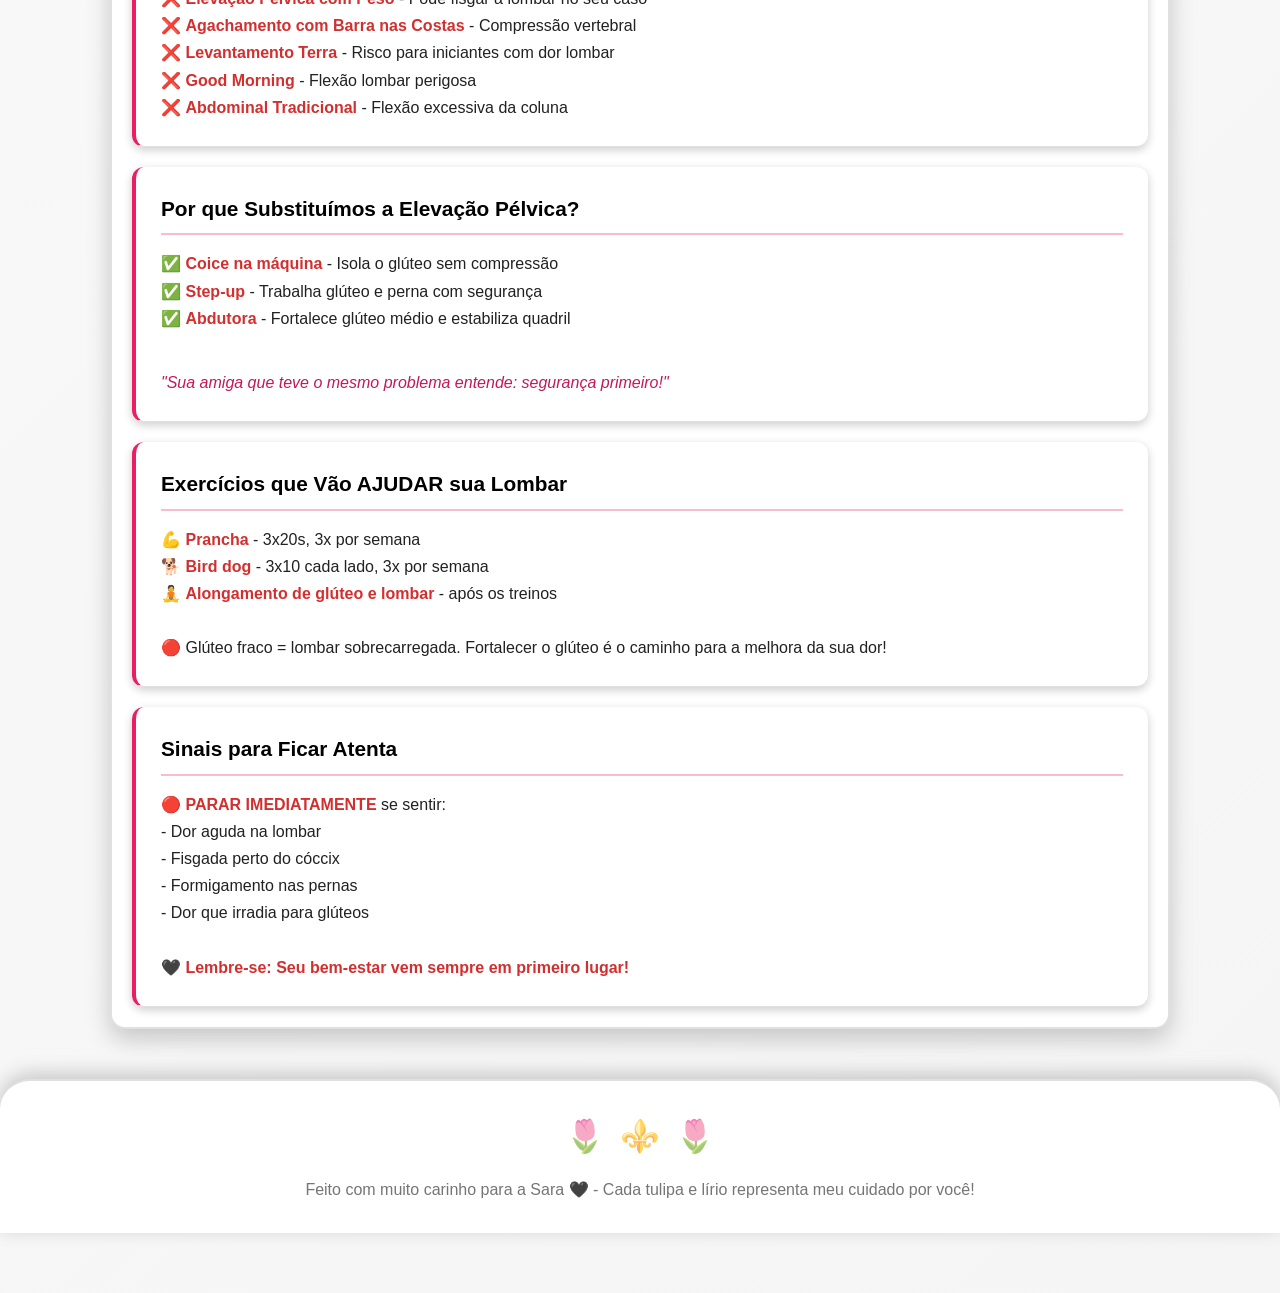
<file: comentarios.html>
<!DOCTYPE html>
<html lang="pt-br">
<head>
<head>
    <meta charset="UTF-8">
    <meta name="viewport" content="width=device-width, initial-scale=1.0">
    <title>Dicas Especiais - Sara</title>
    <link rel="stylesheet" href="estilo.css">
    <link rel="manifest" href="manifest.json">
    <meta name="theme-color" content="#000000">
    
    <!-- ÍCONES PARA O PWA -->
    <link rel="apple-touch-icon" href="/icons/icon-192x192.png">
    <link rel="icon" type="image/png" sizes="192x192" href="/icons/icon-192x192.png">
    <link rel="icon" type="image/png" sizes="512x512" href="/icons/icon-512x512.png">
</head>
</head>
<body class="pagina-comentarios">
    <header>
        <div class="header-bg">
            <div class="header-overlay"></div>
            <div class="flower-decoration-left">🌷</div>
            <div class="flower-decoration-right">⚜️</div>
        </div>
        <h1>💬 Dicas Especiais</h1>
        <p class="subtitulo">Explicações detalhadas com todo carinho! 🖤</p>
    </header>

    <nav class="main-nav">
        <a href="index.html" class="nav-link">📅 Meu Treino</a>
        <a href="comentarios.html" class="nav-link active">💬 Dicas Especiais</a>
        <a href="motivacao.html" class="nav-link">🌟 Motivação</a>
    </nav>

    <div class="container">
        <!-- SEGUNDA - GLÚTEOS -->
        <div class="dia-treino" id="comentarios-segunda">
            <div class="card-header">
                <div class="flower-small">🌷</div>
                <h2>🍑 Segunda – Glúteos</h2>
            </div>
            <div class="exercicios comentarios-lista">
                <div class="comentario-item">
                    <h3>Coice de glúteo na máquina/polia</h3>
                    <p><strong>🔴 Foco no glúteo!</strong> Esse exercício substitui a elevação pélvica porque não sobrecarrega a lombar. Apoie bem o tronco, mantenha a barriga contraída e leve a perna para trás como se quisesse encostar o calcanhar no teto. O movimento é curto e controlado. <em>"Glúteo forte, lombar protegida!"</em></p>
                </div>
                <div class="comentario-item">
                    <h3>Cadeira flexora</h3>
                    <p><strong>🌷 Posterior definido!</strong> Trabalha a parte de trás da coxa, essencial para dar shape à perna e proteger a lombar. Suba o peso devagar e desça mais devagar ainda, sentindo o músculo alongar. <em>"Movimento controlado é movimento eficiente."</em></p>
                </div>
                <div class="comentario-item">
                    <h3>Cadeira abdutora</h3>
                    <p><strong>⚜️ Glúteo lateral!</strong> Foca no glúteo médio, responsável pelo formato redondo do bumbum e pela estabilidade do quadril. Abra as pernas contra a resistência e volte lentamente. <em>"Glúteo redondo começa aqui!"</em></p>
                </div>
                <div class="comentario-item">
                    <h3>Step-up no banco</h3>
                    <p><strong>🖤 Força e equilíbrio!</strong> Suba no banco com um pé, empurrando com o calcanhar. Desça com controle, como se tivesse medo de fazer barulho. Ótimo para glúteo e perna sem pressionar a lombar. <em>"Subir um degrau por vez te leva mais longe."</em></p>
                </div>
                <div class="comentario-item">
                    <h3>Caminhada leve</h3>
                    <p><strong>🌷 Finalização perfeita!</strong> Caminhe em ritmo confortável para ativar circulação, queimar calorias e relaxar os músculos. Aproveita pra ouvir uma música boa. <em>"Movimento é vida, e cada passo te fortalece."</em></p>
                </div>
            </div>
        </div>

        <!-- TERÇA - COSTAS E BRAÇOS -->
        <div class="dia-treino" id="comentarios-terca">
            <div class="card-header">
                <div class="flower-small">🌷</div>
                <h2>💪 Terça – Costas e Braços</h2>
            </div>
            <div class="exercicios comentarios-lista">
                <div class="comentario-item">
                    <h3>Puxada na frente (pulldown)</h3>
                    <p><strong>🔴 Costas largas!</strong> Puxe a barra até o peito puxando as escápulas (as "asinhas") para trás e para baixo. Mantenha o peito aberto. Costas fortes = postura bonita e lombar protegida. <em>"Costas fortes sustentam sua força interior."</em></p>
                </div>
                <div class="comentario-item">
                    <h3>Remada baixa na máquina</h3>
                    <p><strong>🌷 Espessura das costas!</strong> Puxe o cabo em direção ao abdômen mantendo as costas retas. Não balance o tronco. Sinta os músculos das costas trabalhando. <em>"Costas definidas, postura de rainha."</em></p>
                </div>
                <div class="comentario-item">
                    <h3>Crucifixo inverso máquina</h3>
                    <p><strong>⚜️ Ombros posteriores!</strong> Abra os braços para trás contra a máquina. Esse exercício melhora a postura e fortalece a parte de trás dos ombros. <em>"Corrigir a postura hoje é prevenir a dor no futuro."</em></p>
                </div>
                <div class="comentario-item">
                    <h3>Tríceps corda</h3>
                    <p><strong>🖤 Braços afinados!</strong> Empurre a corda para baixo estendendo os braços. Mantenha os cotovelos colados ao corpo. O tríceps é o músculo que mais dá a sensação de "braço afinado". <em>"Cada repetição te aproxima dos braços dos sonhos."</em></p>
                </div>
                <div class="comentario-item">
                    <h3>Rosca direta leve</h3>
                    <p><strong>🌷 Bíceps definidos!</strong> Flexione os cotovelos levantando o peso em direção ao ombro. Desça lentamente. Use um peso leve e foque na contração. <em>"Força não nasce pronta, ela é construída."</em></p>
                </div>
            </div>
        </div>

        <!-- QUARTA - PERNAS LEVE -->
        <div class="dia-treino" id="comentarios-quarta">
            <div class="card-header">
                <div class="flower-small">🌷</div>
                <h2>🦵 Quarta – Pernas (Leve)</h2>
            </div>
            <div class="exercicios comentarios-lista">
                <div class="comentario-item">
                    <h3>Leg press</h3>
                    <p><strong>🔴 Atenção especial!</strong> NUNCA desça até o final! Amplitude reduzida protege os discos lombares. Excelente para quadríceps quando feito com cuidado. <em>"Segurança sempre em primeiro lugar."</em></p>
                </div>
                <div class="comentario-item">
                    <h3>Cadeira extensora</h3>
                    <p><strong>🌷 Frente da coxa!</strong> Isola o quadríceps sem sobrecarregar joelhos ou lombar. Estenda as pernas levantando o peso e retorne devagar. <em>"Pernas fortes são a base de tudo."</em></p>
                </div>
                <div class="comentario-item">
                    <h3>Cadeira abdutora</h3>
                    <p><strong>⚜️ Reforço!</strong> Repetir o exercício de segunda para fortalecer ainda mais a região do quadril e glúteo médio. <em>"Estabilidade é a chave para evoluir sem dor."</em></p>
                </div>
                <div class="comentario-item">
                    <h3>Panturrilha em pé</h3>
                    <p><strong>🖤 Base firme!</strong> Suba nas pontas dos pés o máximo que conseguir e desça. Para ficar mais intenso, faça um pé de cada vez. <em>"A base firme sustenta a evolução do corpo inteiro."</em></p>
                </div>
                <div class="comentario-item">
                    <h3>Caminhada leve</h3>
                    <p><strong>🌷 Recuperação ativa!</strong> Caminhada leve para relaxar as pernas após o treino e melhorar o condicionamento. <em>"O importante não é a velocidade, mas a constância."</em></p>
                </div>
            </div>
        </div>

        <!-- QUINTA - COSTAS E BRAÇOS -->
        <div class="dia-treino" id="comentarios-quinta">
            <div class="card-header">
                <div class="flower-small">🌷</div>
                <h2>💪 Quinta – Costas e Braços</h2>
            </div>
            <div class="exercicios comentarios-lista">
                <div class="comentario-item">
                    <h3>Puxada neutra</h3>
                    <p><strong>🔴 Pegada confortável!</strong> Use a barra com pegada neutra (palmas viradas uma para a outra). Essa pegada costuma ser mais confortável e ativa bem as costas. <em>"Costas fortes sustentam uma postura firme."</em></p>
                </div>
                <div class="comentario-item">
                    <h3>Remada máquina</h3>
                    <p><strong>🌷 Contração total!</strong> Variação da remada baixa em máquina guiada. Puxe o peso contra o peito e segure a contração por 1 segundo. <em>"A consistência é o que separa quem sonha de quem realiza."</em></p>
                </div>
                <div class="comentario-item">
                    <h3>Elevação lateral</h3>
                    <p><strong>⚜️ Ombros largos!</strong> Levante os braços abertos para os lados até a altura dos ombros. Use peso leve e foque na técnica. <em>"Ombro definido e postura de quem se orgulha da própria jornada."</em></p>
                </div>
                <div class="comentario-item">
                    <h3>Tríceps corda</h3>
                    <p><strong>🖤 Reforço!</strong> Repetir o exercício de terça para intensificar o trabalho nos braços. Tríceps forte = braço definido. <em>"A sua dedicação está esculpindo o corpo que você merece."</em></p>
                </div>
                <div class="comentario-item">
                    <h3>Rosca martelo</h3>
                    <p><strong>🌷 Bíceps completo!</strong> Segure os halteres como martelos (polegar para cima) e faça a rosca. Trabalha diferentes fibras do bíceps. <em>"Acredite no processo. Ele nunca falha quem persiste."</em></p>
                </div>
            </div>
        </div>

        <!-- SEXTA - GLÚTEOS -->
        <div class="dia-treino" id="comentarios-sexta">
            <div class="card-header">
                <div class="flower-small">🌷</div>
                <h2>🍑 Sexta – Glúteos (Foco)</h2>
            </div>
            <div class="exercicios comentarios-lista">
                <div class="comentario-item">
                    <h3>Coice de glúteo na máquina (4x)</h3>
                    <p><strong>🔴 Finalização poderosa!</strong> Uma série a mais para dar um gás final na semana. Foco total no glúteo, movimento controlado, mente no músculo. <em>"Sextou com tudo! É a energia certa para fechar a semana."</em></p>
                </div>
                <div class="comentario-item">
                    <h3>Cadeira flexora</h3>
                    <p><strong>🌷 Posterior reforçado!</strong> Manter o trabalho de posterior, importantíssimo para dar o "shape" na perna e sustentar a lombar. <em>"Você está plantando sementes de força."</em></p>
                </div>
                <div class="comentario-item">
                    <h3>Afundo no banco (ou smith)</h3>
                    <p><strong>⚜️ Equilíbrio e força!</strong> Coloque um pé no banco atrás. Desça flexionando o joelho da frente, mantendo o tronco reto. O joelho da frente não pode ultrapassar a ponta do pé. <em>"Desafios te fazem mais forte, dentro e fora da academia."</em></p>
                </div>
                <div class="comentario-item">
                    <h3>Cadeira abdutora</h3>
                    <p><strong>🖤 Queima final!</strong> Para finalizar o glúteo, fazendo ele "queimar" e trabalhar a parte de fora. <em>"O cansaço de hoje é a força de amanhã."</em></p>
                </div>
                <div class="comentario-item">
                    <h3>Caminhada inclinada</h3>
                    <p><strong>🌷 Glúteo ativado!</strong> Na esteira, coloque inclinação entre 5 e 8 e caminhe em ritmo leve. Isso ativa ainda mais os glúteos. <em>"Você sobreviveu à semana! Isso é só o começo."</em></p>
                </div>
            </div>
        </div>

        <!-- CUIDADOS ESPECIAIS -->
        <div class="dia-treino" id="cuidados">
            <div class="card-header">
                <div class="flower-small">🌷</div>
                <h2>🛡️ Cuidados com sua Lombar</h2>
            </div>
            <div class="exercicios comentarios-lista">
                <div class="comentario-item">
                    <h3>Exercícios que Evitamos</h3>
                    <p>❌ <strong>Elevação Pélvica com Peso</strong> - Pode fisgar a lombar no seu caso<br>
                       ❌ <strong>Agachamento com Barra nas Costas</strong> - Compressão vertebral<br>
                       ❌ <strong>Levantamento Terra</strong> - Risco para iniciantes com dor lombar<br>
                       ❌ <strong>Good Morning</strong> - Flexão lombar perigosa<br>
                       ❌ <strong>Abdominal Tradicional</strong> - Flexão excessiva da coluna</p>
                </div>
                <div class="comentario-item">
                    <h3>Por que Substituímos a Elevação Pélvica?</h3>
                    <p>✅ <strong>Coice na máquina</strong> - Isola o glúteo sem compressão<br>
                       ✅ <strong>Step-up</strong> - Trabalha glúteo e perna com segurança<br>
                       ✅ <strong>Abdutora</strong> - Fortalece glúteo médio e estabiliza quadril<br>
                       <br>
                       <em>"Sua amiga que teve o mesmo problema entende: segurança primeiro!"</em></p>
                </div>
                <div class="comentario-item">
                    <h3>Exercícios que Vão AJUDAR sua Lombar</h3>
                    <p>💪 <strong>Prancha</strong> - 3x20s, 3x por semana<br>
                       🐕 <strong>Bird dog</strong> - 3x10 cada lado, 3x por semana<br>
                       🧘 <strong>Alongamento de glúteo e lombar</strong> - após os treinos<br>
                       <br>
                       <span class="destaque">🔴 Glúteo fraco = lombar sobrecarregada. Fortalecer o glúteo é o caminho para a melhora da sua dor!</span></p>
                </div>
                <div class="comentario-item">
                    <h3>Sinais para Ficar Atenta</h3>
                    <p>🔴 <strong>PARAR IMEDIATAMENTE</strong> se sentir:<br>
                       - Dor aguda na lombar<br>
                       - Fisgada perto do cóccix<br>
                       - Formigamento nas pernas<br>
                       - Dor que irradia para glúteos<br>
                       <br>
                       <strong>🖤 Lembre-se: Seu bem-estar vem sempre em primeiro lugar!</strong></p>
                </div>
            </div>
        </div>
    </div>

    <footer>
        <div class="footer-flowers">
            <span>🌷</span>
            <span>⚜️</span>
            <span>🌷</span>
        </div>
        <p>Feito com muito carinho para a Sara 🖤 - Cada tulipa e lírio representa meu cuidado por você!</p>
    </footer>

    <script src="script.js"></script>
</body>

</html>
</file>
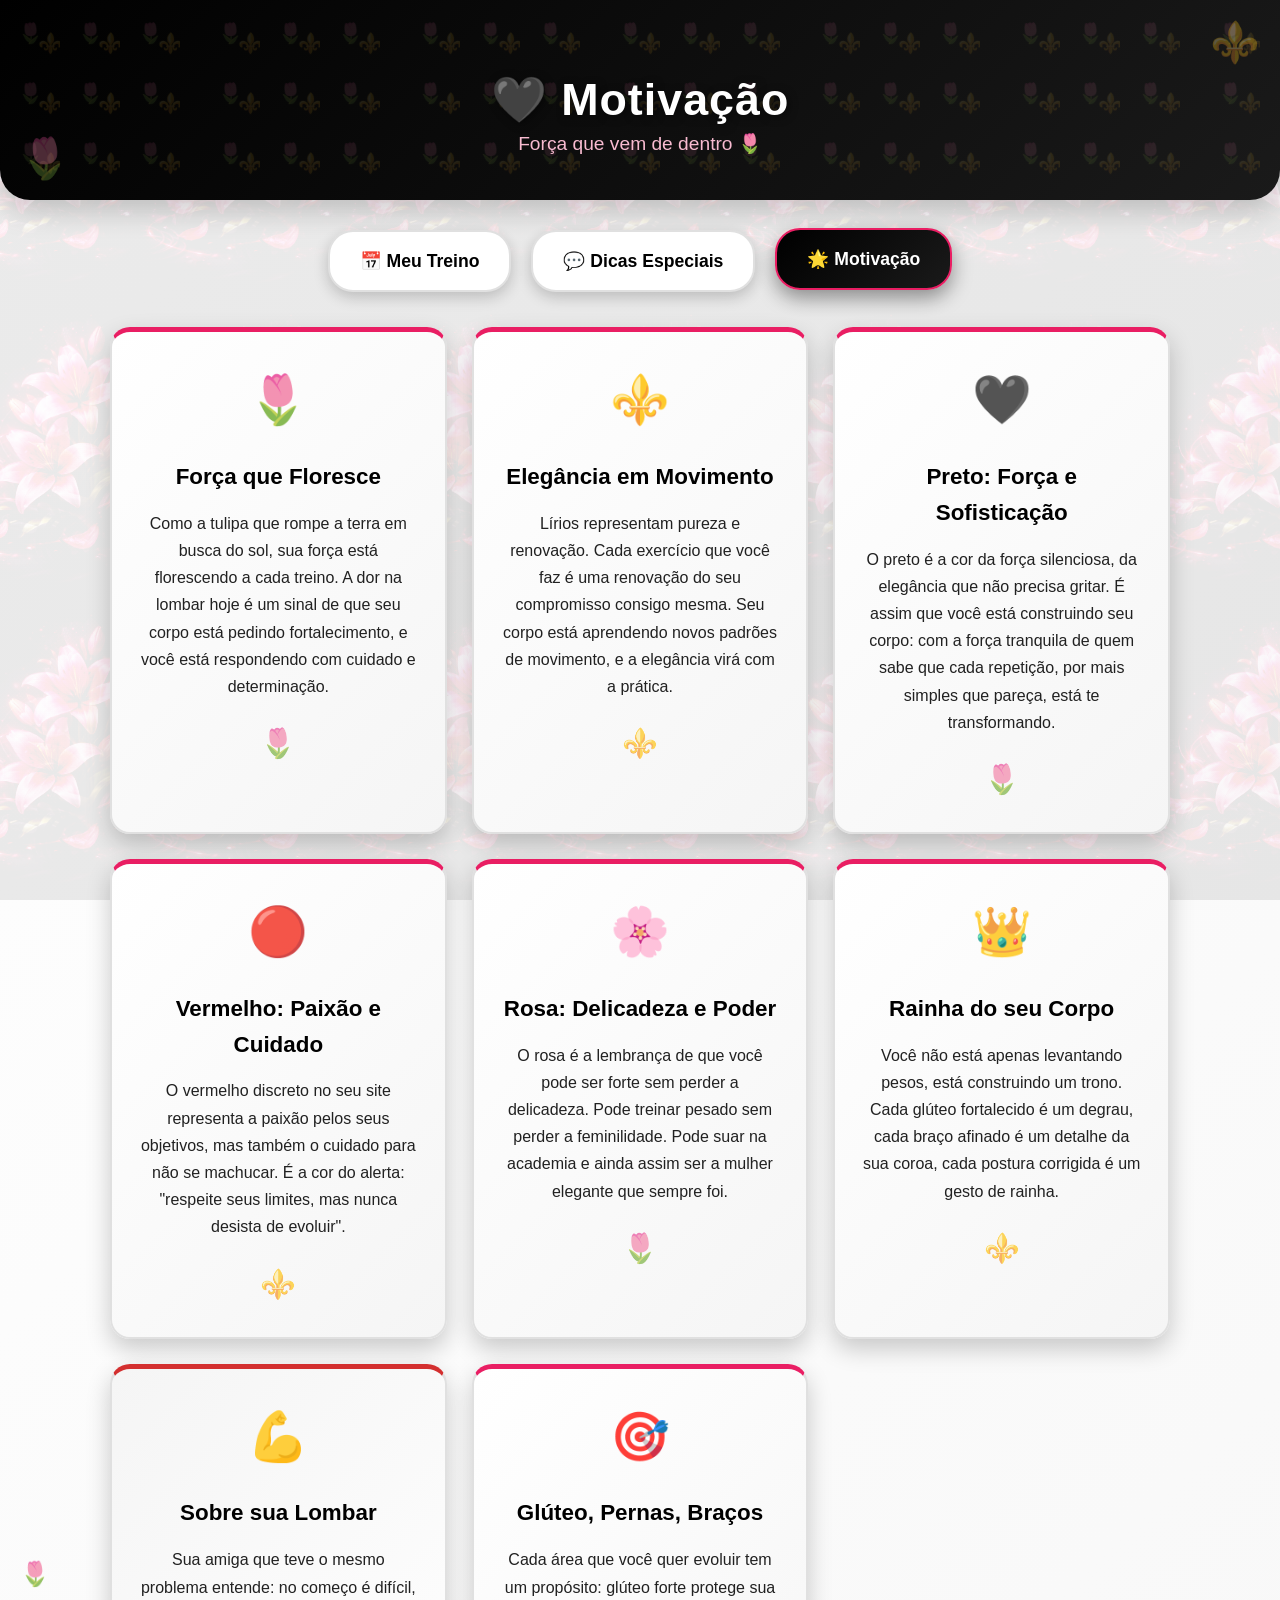
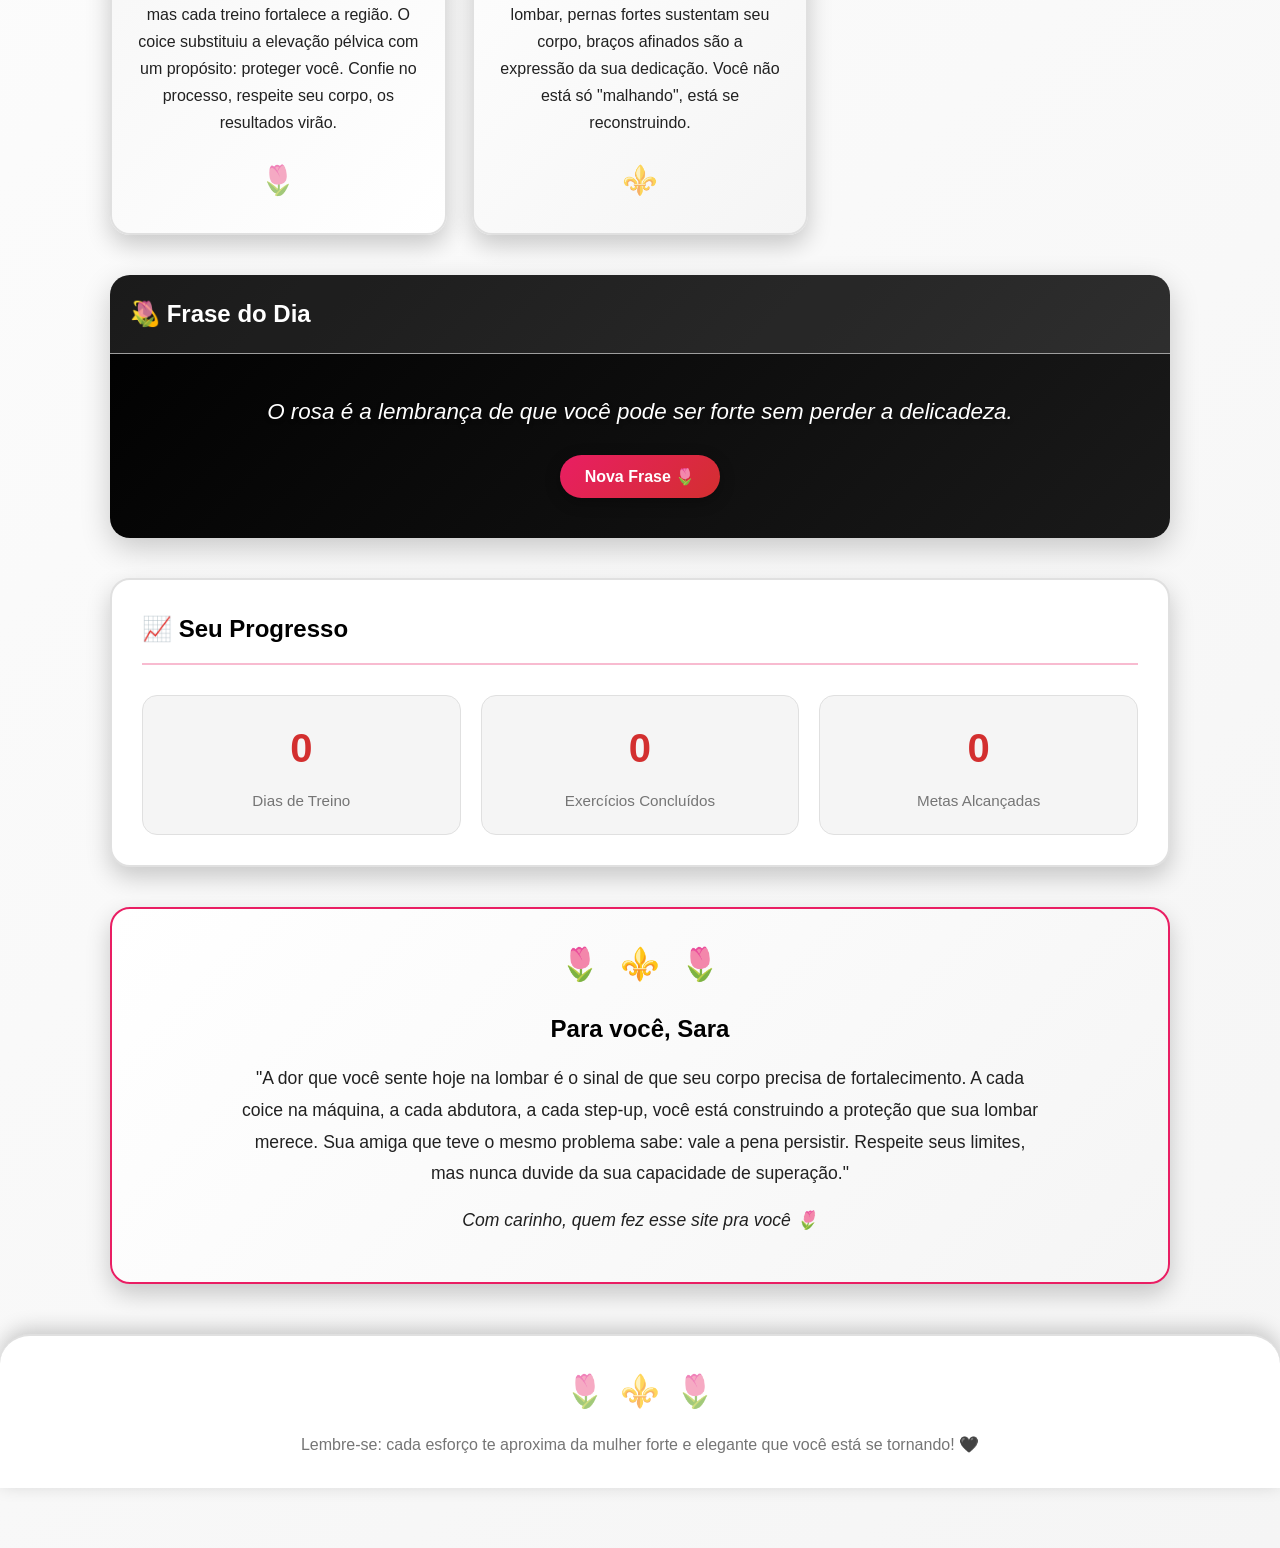
<file: motivacao.html>
<!DOCTYPE html>
<html lang="pt-br">
<head>
<meta charset="UTF-8">
    <meta name="viewport" content="width=device-width, initial-scale=1.0">
    <title>Motivação - Sara</title>
    <link rel="stylesheet" href="estilo.css">
    <link rel="manifest" href="manifest.json">
    <meta name="theme-color" content="#000000">
    
    <!-- ÍCONES PARA O PWA -->
    <link rel="apple-touch-icon" href="/icons/icon-192x192.png">
    <link rel="icon" type="image/png" sizes="192x192" href="/icons/icon-192x192.png">
    <link rel="icon" type="image/png" sizes="512x512" href="/icons/icon-512x512.png">
</head>
<body class="pagina-motivacao">
    <header>
        <div class="header-bg">
            <div class="header-overlay"></div>
            <div class="flower-decoration-left">🌷</div>
            <div class="flower-decoration-right">⚜️</div>
        </div>
        <h1>🖤 Motivação</h1>
        <p class="subtitulo">Força que vem de dentro 🌷</p>
    </header>

    <nav class="main-nav">
        <a href="index.html" class="nav-link">📅 Meu Treino</a>
        <a href="comentarios.html" class="nav-link">💬 Dicas Especiais</a>
        <a href="motivacao.html" class="nav-link active">🌟 Motivação</a>
    </nav>

    <div class="container">
        <!-- MENSAGENS MOTIVACIONAIS -->
        <div class="motivacao-grid">
            <!-- Mensagem 1 -->
            <div class="motivacao-card">
                <div class="card-icon">🌷</div>
                <div class="motivacao-content">
                    <h3>Força que Floresce</h3>
                    <p>Como a tulipa que rompe a terra em busca do sol, sua força está florescendo a cada treino. A dor na lombar hoje é um sinal de que seu corpo está pedindo fortalecimento, e você está respondendo com cuidado e determinação.</p>
                    <div class="motivacao-flower">🌷</div>
                </div>
            </div>

            <!-- Mensagem 2 -->
            <div class="motivacao-card">
                <div class="card-icon">⚜️</div>
                <div class="motivacao-content">
                    <h3>Elegância em Movimento</h3>
                    <p>Lírios representam pureza e renovação. Cada exercício que você faz é uma renovação do seu compromisso consigo mesma. Seu corpo está aprendendo novos padrões de movimento, e a elegância virá com a prática.</p>
                    <div class="motivacao-flower">⚜️</div>
                </div>
            </div>

            <!-- Mensagem 3 -->
            <div class="motivacao-card">
                <div class="card-icon">🖤</div>
                <div class="motivacao-content">
                    <h3>Preto: Força e Sofisticação</h3>
                    <p>O preto é a cor da força silenciosa, da elegância que não precisa gritar. É assim que você está construindo seu corpo: com a força tranquila de quem sabe que cada repetição, por mais simples que pareça, está te transformando.</p>
                    <div class="motivacao-flower">🌷</div>
                </div>
            </div>

            <!-- Mensagem 4 -->
            <div class="motivacao-card">
                <div class="card-icon">🔴</div>
                <div class="motivacao-content">
                    <h3>Vermelho: Paixão e Cuidado</h3>
                    <p>O vermelho discreto no seu site representa a paixão pelos seus objetivos, mas também o cuidado para não se machucar. É a cor do alerta: "respeite seus limites, mas nunca desista de evoluir".</p>
                    <div class="motivacao-flower">⚜️</div>
                </div>
            </div>

            <!-- Mensagem 5 -->
            <div class="motivacao-card">
                <div class="card-icon">🌸</div>
                <div class="motivacao-content">
                    <h3>Rosa: Delicadeza e Poder</h3>
                    <p>O rosa é a lembrança de que você pode ser forte sem perder a delicadeza. Pode treinar pesado sem perder a feminilidade. Pode suar na academia e ainda assim ser a mulher elegante que sempre foi.</p>
                    <div class="motivacao-flower">🌷</div>
                </div>
            </div>

            <!-- Mensagem 6 -->
            <div class="motivacao-card">
                <div class="card-icon">👑</div>
                <div class="motivacao-content">
                    <h3>Rainha do seu Corpo</h3>
                    <p>Você não está apenas levantando pesos, está construindo um trono. Cada glúteo fortalecido é um degrau, cada braço afinado é um detalhe da sua coroa, cada postura corrigida é um gesto de rainha.</p>
                    <div class="motivacao-flower">⚜️</div>
                </div>
            </div>

            <!-- Mensagem 7 - Especial para a dor lombar -->
            <div class="motivacao-card card-destaque">
                <div class="card-icon">💪</div>
                <div class="motivacao-content">
                    <h3>Sobre sua Lombar</h3>
                    <p>Sua amiga que teve o mesmo problema entende: no começo é difícil, mas cada treino fortalece a região. O coice substituiu a elevação pélvica com um propósito: proteger você. Confie no processo, respeite seu corpo, os resultados virão.</p>
                    <div class="motivacao-flower">🌷</div>
                </div>
            </div>

            <!-- Mensagem 8 -->
            <div class="motivacao-card">
                <div class="card-icon">🎯</div>
                <div class="motivacao-content">
                    <h3>Glúteo, Pernas, Braços</h3>
                    <p>Cada área que você quer evoluir tem um propósito: glúteo forte protege sua lombar, pernas fortes sustentam seu corpo, braços afinados são a expressão da sua dedicação. Você não está só "malhando", está se reconstruindo.</p>
                    <div class="motivacao-flower">⚜️</div>
                </div>
            </div>
        </div>

        <!-- FRASE DO DIA -->
        <div class="frase-diaria">
            <div class="frase-header">
                <div class="flower-small">🌷</div>
                <h2>💫 Frase do Dia</h2>
            </div>
            <div class="frase-content">
                <p id="fraseAtual">"Como a tulipa que floresce na terra mais escura, sua força está nascendo nos treinos mais desafiadores."</p>
                <button onclick="novaFrase()" class="btn-nova-frase">Nova Frase 🌷</button>
            </div>
        </div>

        <!-- CONTADOR DE PROGRESSO -->
        <div class="contador-motivacional">
            <div class="contador-header">
                <div class="flower-small">🌷</div>
                <h2>📈 Seu Progresso</h2>
            </div>
            <div class="contador-content">
                <div class="contador-item">
                    <span class="contador-numero" id="diasTreino">0</span>
                    <span class="contador-texto">Dias de Treino</span>
                </div>
                <div class="contador-item">
                    <span class="contador-numero" id="exerciciosCompletos">0</span>
                    <span class="contador-texto">Exercícios Concluídos</span>
                </div>
                <div class="contador-item">
                    <span class="contador-numero" id="metasAlcancadas">0</span>
                    <span class="contador-texto">Metas Alcançadas</span>
                </div>
            </div>
        </div>

        <!-- LEMBRETE ESPECIAL -->
        <div class="lembrete-card">
            <div class="lembrete-header">
                <span>🌷</span>
                <span>⚜️</span>
                <span>🌷</span>
            </div>
            <div class="lembrete-content">
                <h3>Para você, Sara</h3>
                <p>"A dor que você sente hoje na lombar é o sinal de que seu corpo precisa de fortalecimento. A cada coice na máquina, a cada abdutora, a cada step-up, você está construindo a proteção que sua lombar merece. Sua amiga que teve o mesmo problema sabe: vale a pena persistir. Respeite seus limites, mas nunca duvide da sua capacidade de superação."</p>
                <p class="lembrete-assinatura">Com carinho, quem fez esse site pra você 🌷</p>
            </div>
        </div>
    </div>

    <footer>
        <div class="footer-flowers">
            <span>🌷</span>
            <span>⚜️</span>
            <span>🌷</span>
        </div>
        <p>Lembre-se: cada esforço te aproxima da mulher forte e elegante que você está se tornando! 🖤</p>
    </footer>

    <script src="script-motivacao.js"></script>
</body>

</html>
</file>
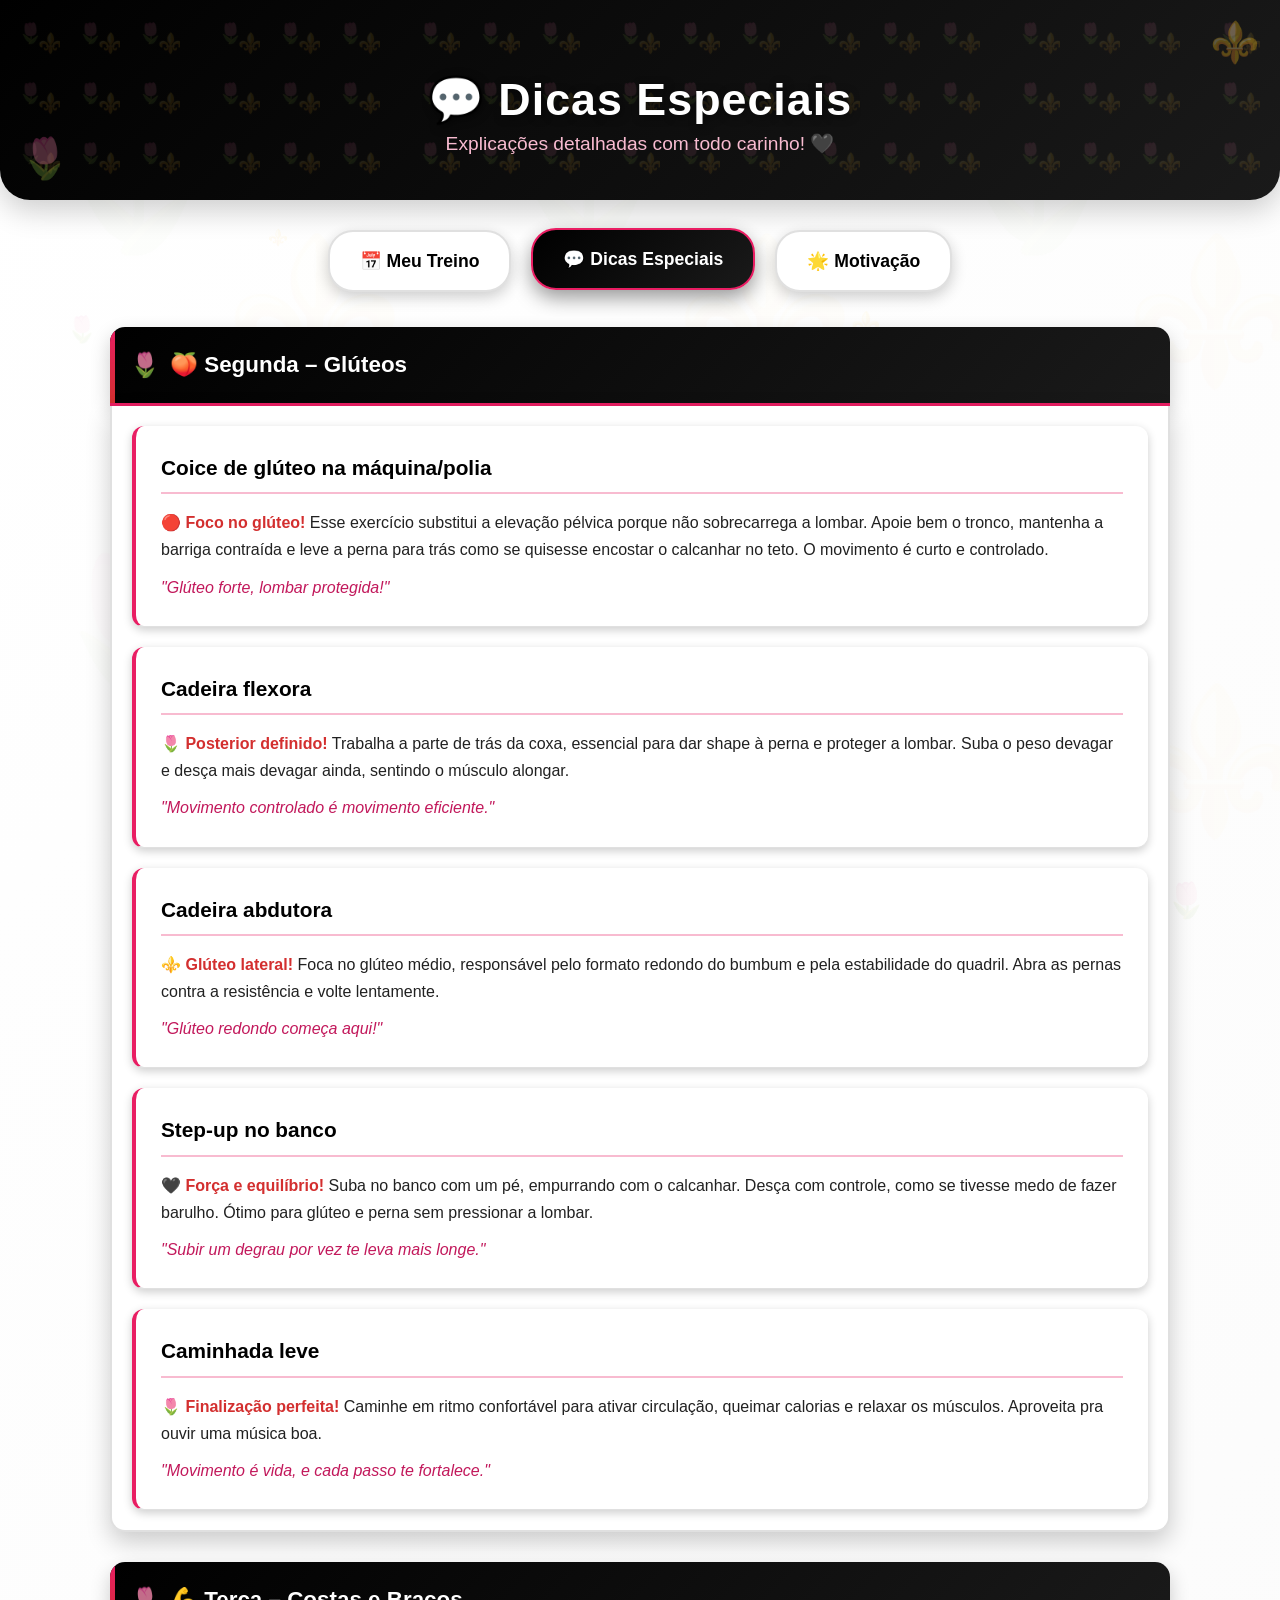
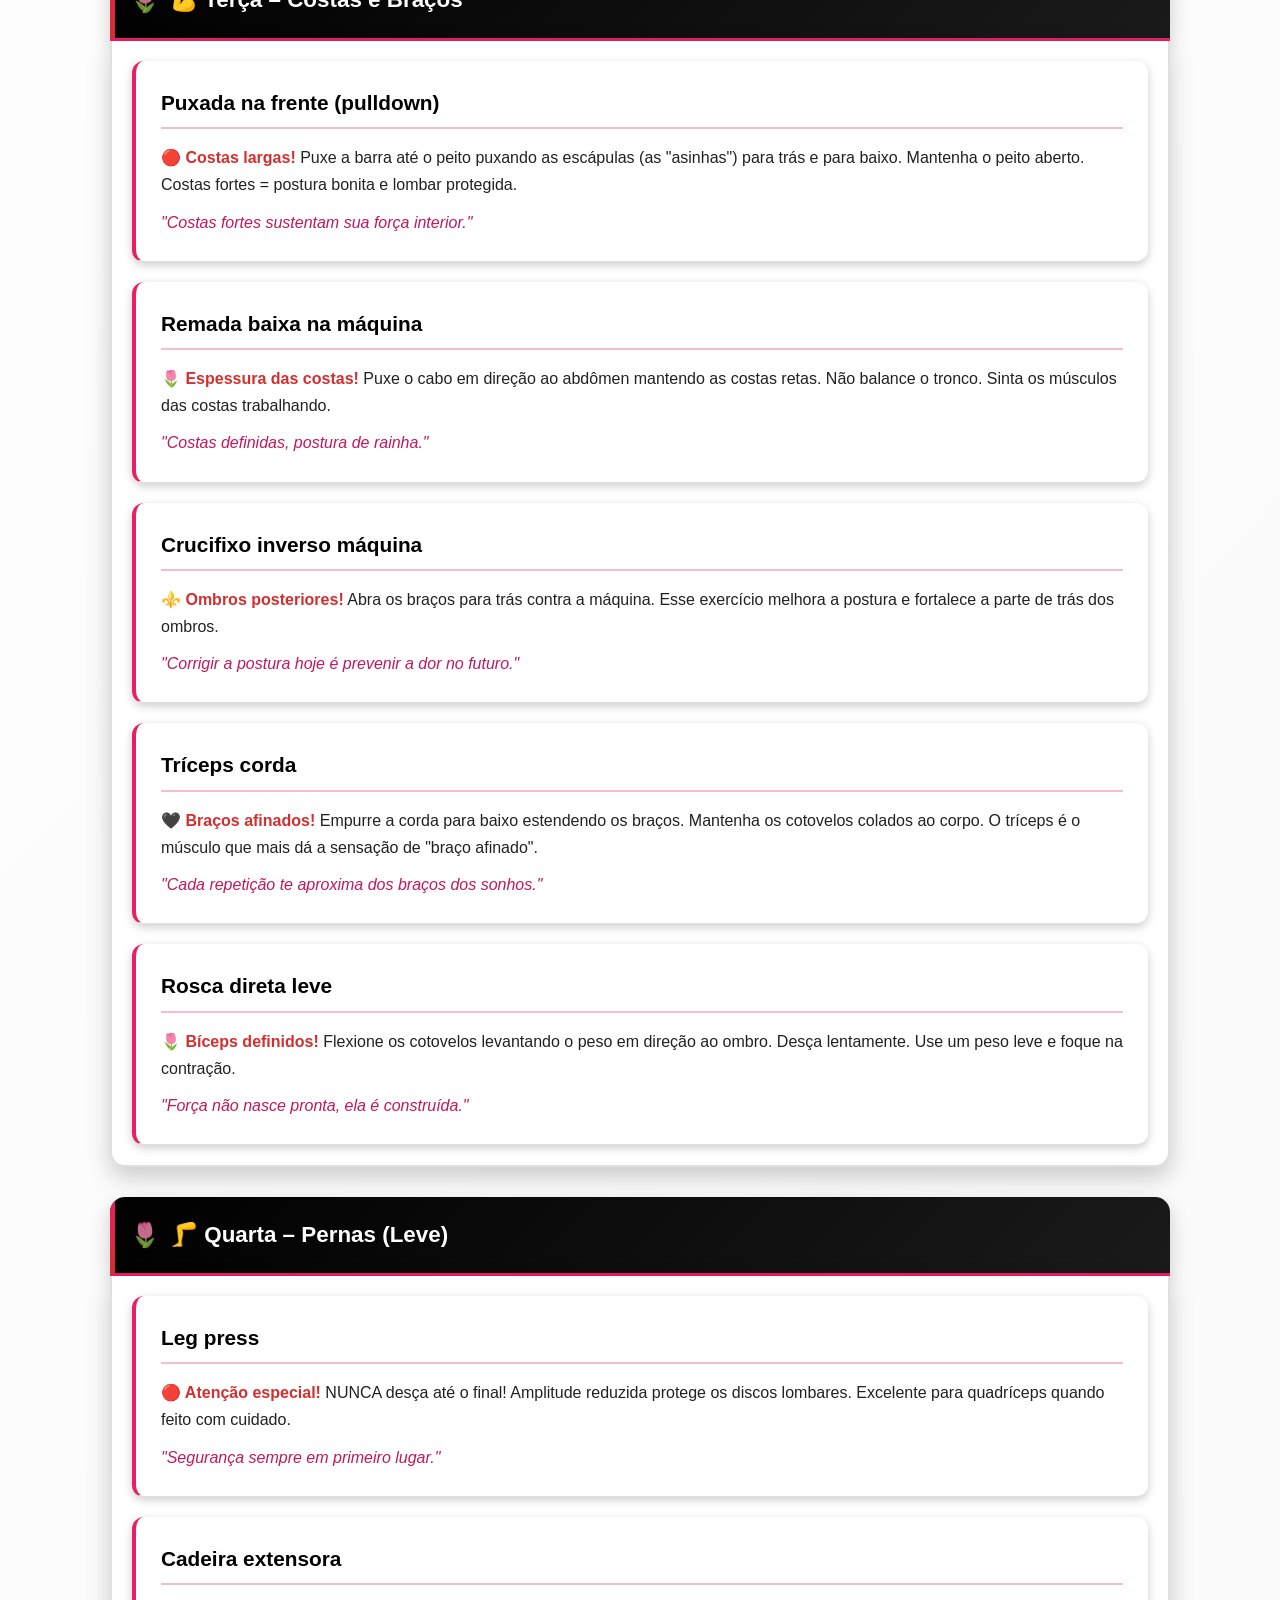
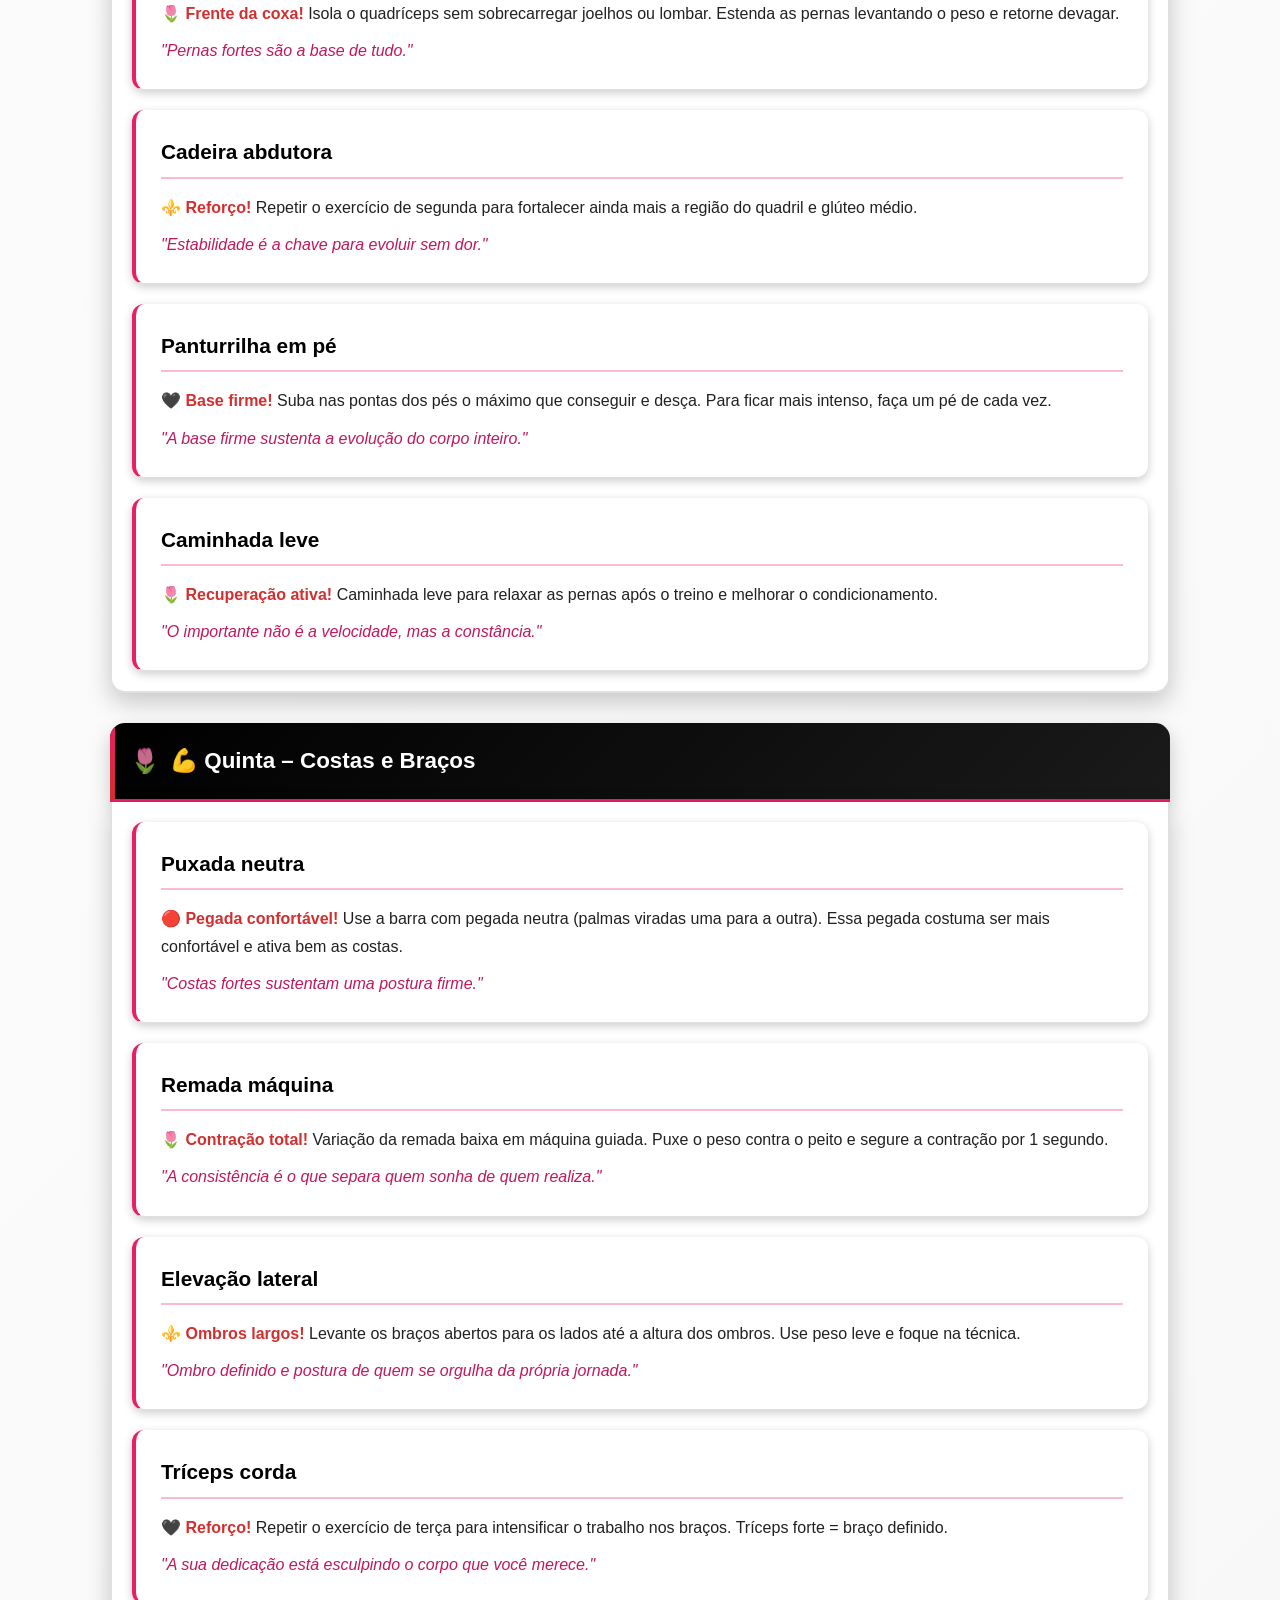
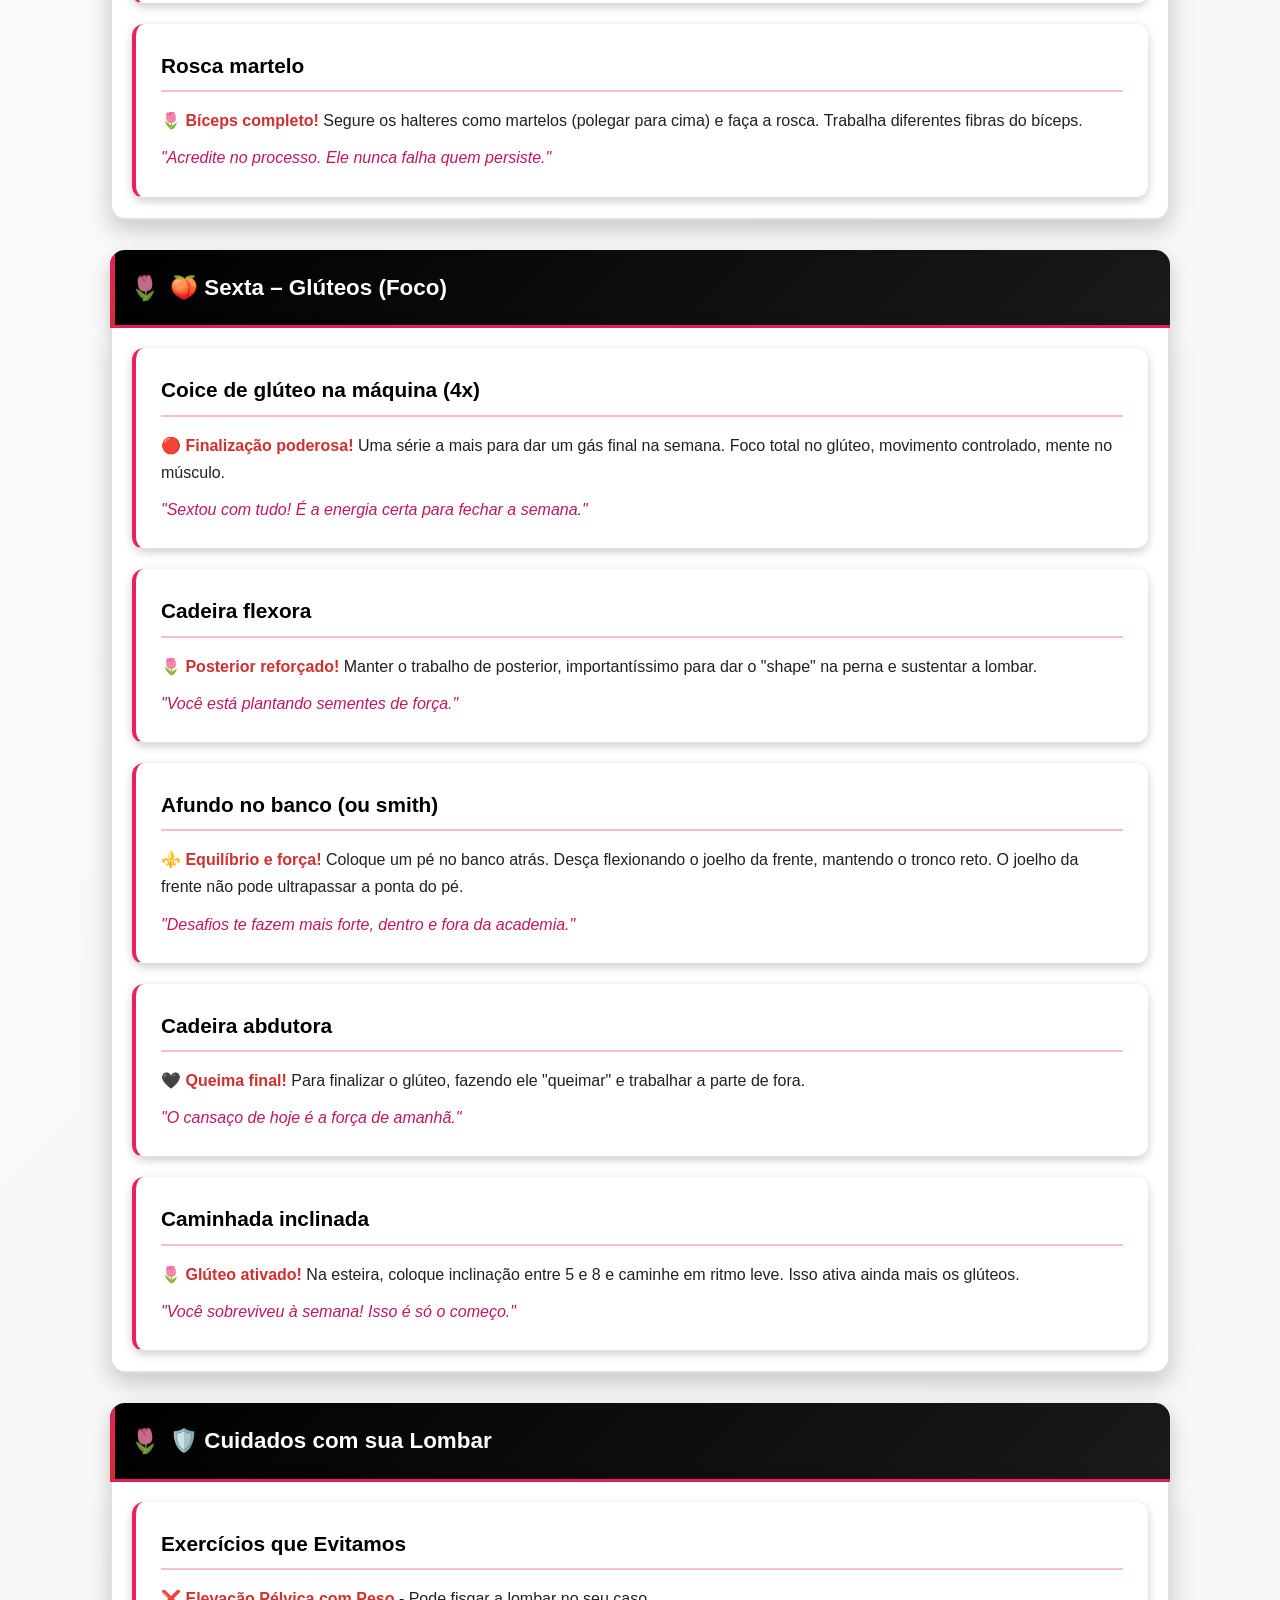
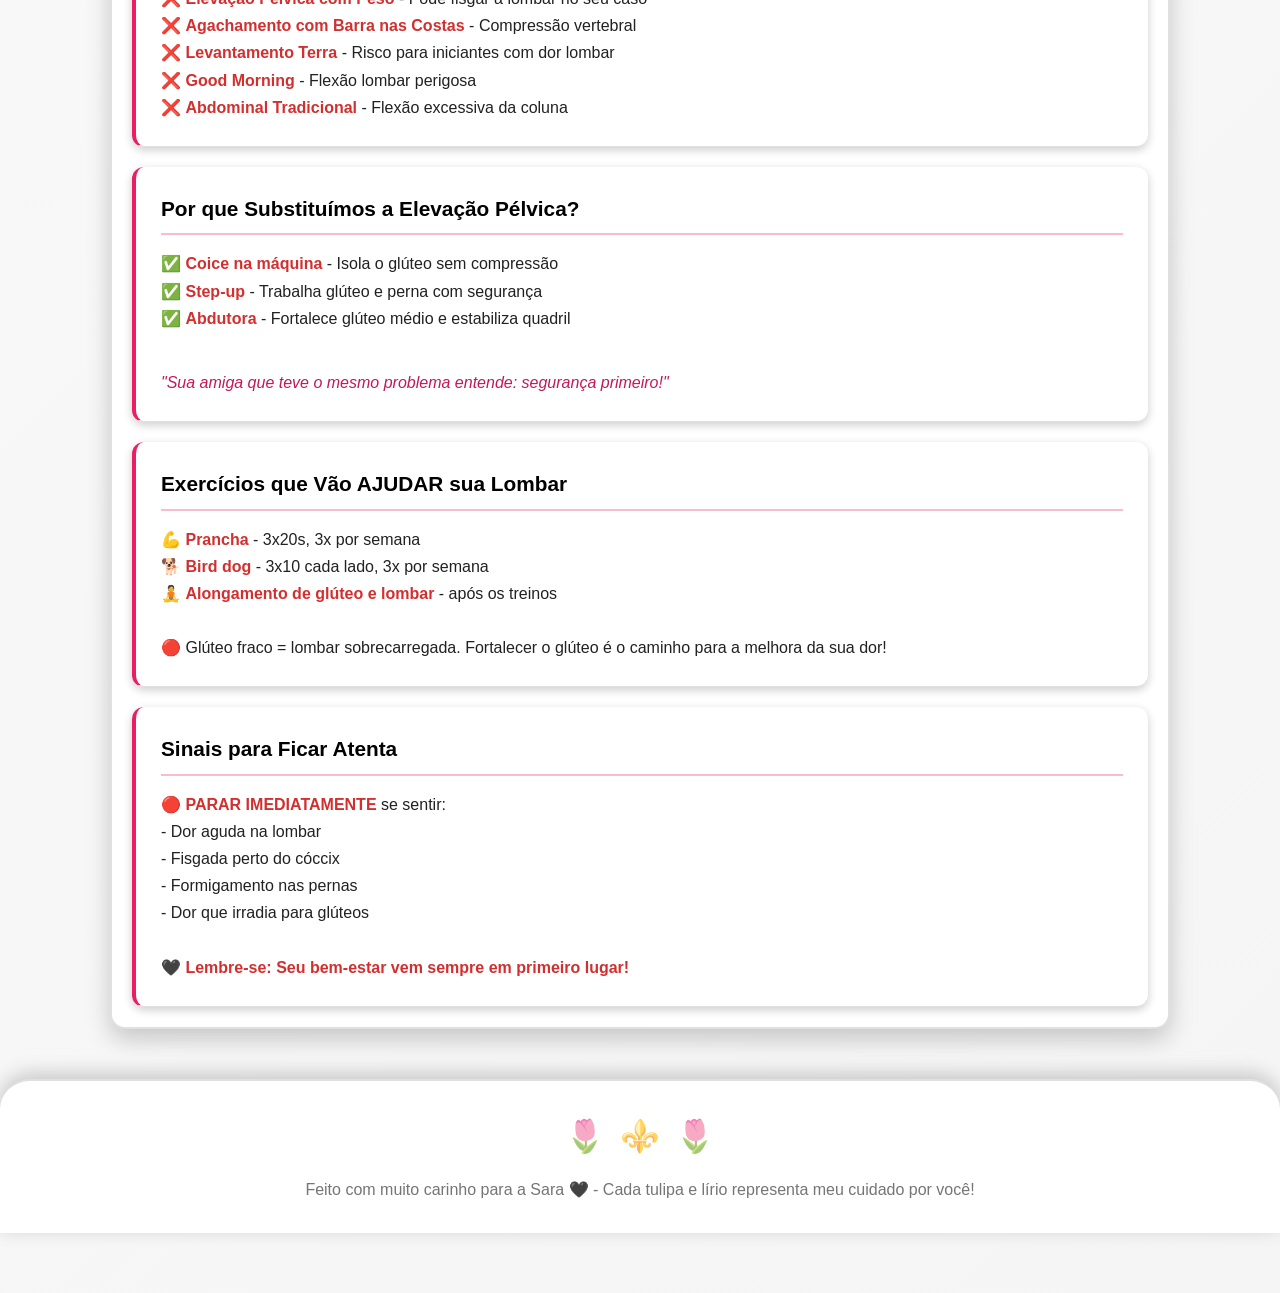
<file: site-sara/comentarios.html>
<!DOCTYPE html>
<html lang="pt-br">
<head>
    <meta charset="UTF-8">
    <meta name="viewport" content="width=device-width, initial-scale=1.0">
    <title>Dicas Especiais - Sara</title>
    <link rel="stylesheet" href="estilo.css">
    <link rel="manifest" href="manifest.json">
    <meta name="theme-color" content="#000000">
</head>
<body class="pagina-comentarios">
    <header>
        <div class="header-bg">
            <div class="header-overlay"></div>
            <div class="flower-decoration-left">🌷</div>
            <div class="flower-decoration-right">⚜️</div>
        </div>
        <h1>💬 Dicas Especiais</h1>
        <p class="subtitulo">Explicações detalhadas com todo carinho! 🖤</p>
    </header>

    <nav class="main-nav">
        <a href="index.html" class="nav-link">📅 Meu Treino</a>
        <a href="comentarios.html" class="nav-link active">💬 Dicas Especiais</a>
        <a href="motivacao.html" class="nav-link">🌟 Motivação</a>
    </nav>

    <div class="container">
        <!-- SEGUNDA - GLÚTEOS -->
        <div class="dia-treino" id="comentarios-segunda">
            <div class="card-header">
                <div class="flower-small">🌷</div>
                <h2>🍑 Segunda – Glúteos</h2>
            </div>
            <div class="exercicios comentarios-lista">
                <div class="comentario-item">
                    <h3>Coice de glúteo na máquina/polia</h3>
                    <p><strong>🔴 Foco no glúteo!</strong> Esse exercício substitui a elevação pélvica porque não sobrecarrega a lombar. Apoie bem o tronco, mantenha a barriga contraída e leve a perna para trás como se quisesse encostar o calcanhar no teto. O movimento é curto e controlado. <em>"Glúteo forte, lombar protegida!"</em></p>
                </div>
                <div class="comentario-item">
                    <h3>Cadeira flexora</h3>
                    <p><strong>🌷 Posterior definido!</strong> Trabalha a parte de trás da coxa, essencial para dar shape à perna e proteger a lombar. Suba o peso devagar e desça mais devagar ainda, sentindo o músculo alongar. <em>"Movimento controlado é movimento eficiente."</em></p>
                </div>
                <div class="comentario-item">
                    <h3>Cadeira abdutora</h3>
                    <p><strong>⚜️ Glúteo lateral!</strong> Foca no glúteo médio, responsável pelo formato redondo do bumbum e pela estabilidade do quadril. Abra as pernas contra a resistência e volte lentamente. <em>"Glúteo redondo começa aqui!"</em></p>
                </div>
                <div class="comentario-item">
                    <h3>Step-up no banco</h3>
                    <p><strong>🖤 Força e equilíbrio!</strong> Suba no banco com um pé, empurrando com o calcanhar. Desça com controle, como se tivesse medo de fazer barulho. Ótimo para glúteo e perna sem pressionar a lombar. <em>"Subir um degrau por vez te leva mais longe."</em></p>
                </div>
                <div class="comentario-item">
                    <h3>Caminhada leve</h3>
                    <p><strong>🌷 Finalização perfeita!</strong> Caminhe em ritmo confortável para ativar circulação, queimar calorias e relaxar os músculos. Aproveita pra ouvir uma música boa. <em>"Movimento é vida, e cada passo te fortalece."</em></p>
                </div>
            </div>
        </div>

        <!-- TERÇA - COSTAS E BRAÇOS -->
        <div class="dia-treino" id="comentarios-terca">
            <div class="card-header">
                <div class="flower-small">🌷</div>
                <h2>💪 Terça – Costas e Braços</h2>
            </div>
            <div class="exercicios comentarios-lista">
                <div class="comentario-item">
                    <h3>Puxada na frente (pulldown)</h3>
                    <p><strong>🔴 Costas largas!</strong> Puxe a barra até o peito puxando as escápulas (as "asinhas") para trás e para baixo. Mantenha o peito aberto. Costas fortes = postura bonita e lombar protegida. <em>"Costas fortes sustentam sua força interior."</em></p>
                </div>
                <div class="comentario-item">
                    <h3>Remada baixa na máquina</h3>
                    <p><strong>🌷 Espessura das costas!</strong> Puxe o cabo em direção ao abdômen mantendo as costas retas. Não balance o tronco. Sinta os músculos das costas trabalhando. <em>"Costas definidas, postura de rainha."</em></p>
                </div>
                <div class="comentario-item">
                    <h3>Crucifixo inverso máquina</h3>
                    <p><strong>⚜️ Ombros posteriores!</strong> Abra os braços para trás contra a máquina. Esse exercício melhora a postura e fortalece a parte de trás dos ombros. <em>"Corrigir a postura hoje é prevenir a dor no futuro."</em></p>
                </div>
                <div class="comentario-item">
                    <h3>Tríceps corda</h3>
                    <p><strong>🖤 Braços afinados!</strong> Empurre a corda para baixo estendendo os braços. Mantenha os cotovelos colados ao corpo. O tríceps é o músculo que mais dá a sensação de "braço afinado". <em>"Cada repetição te aproxima dos braços dos sonhos."</em></p>
                </div>
                <div class="comentario-item">
                    <h3>Rosca direta leve</h3>
                    <p><strong>🌷 Bíceps definidos!</strong> Flexione os cotovelos levantando o peso em direção ao ombro. Desça lentamente. Use um peso leve e foque na contração. <em>"Força não nasce pronta, ela é construída."</em></p>
                </div>
            </div>
        </div>

        <!-- QUARTA - PERNAS LEVE -->
        <div class="dia-treino" id="comentarios-quarta">
            <div class="card-header">
                <div class="flower-small">🌷</div>
                <h2>🦵 Quarta – Pernas (Leve)</h2>
            </div>
            <div class="exercicios comentarios-lista">
                <div class="comentario-item">
                    <h3>Leg press</h3>
                    <p><strong>🔴 Atenção especial!</strong> NUNCA desça até o final! Amplitude reduzida protege os discos lombares. Excelente para quadríceps quando feito com cuidado. <em>"Segurança sempre em primeiro lugar."</em></p>
                </div>
                <div class="comentario-item">
                    <h3>Cadeira extensora</h3>
                    <p><strong>🌷 Frente da coxa!</strong> Isola o quadríceps sem sobrecarregar joelhos ou lombar. Estenda as pernas levantando o peso e retorne devagar. <em>"Pernas fortes são a base de tudo."</em></p>
                </div>
                <div class="comentario-item">
                    <h3>Cadeira abdutora</h3>
                    <p><strong>⚜️ Reforço!</strong> Repetir o exercício de segunda para fortalecer ainda mais a região do quadril e glúteo médio. <em>"Estabilidade é a chave para evoluir sem dor."</em></p>
                </div>
                <div class="comentario-item">
                    <h3>Panturrilha em pé</h3>
                    <p><strong>🖤 Base firme!</strong> Suba nas pontas dos pés o máximo que conseguir e desça. Para ficar mais intenso, faça um pé de cada vez. <em>"A base firme sustenta a evolução do corpo inteiro."</em></p>
                </div>
                <div class="comentario-item">
                    <h3>Caminhada leve</h3>
                    <p><strong>🌷 Recuperação ativa!</strong> Caminhada leve para relaxar as pernas após o treino e melhorar o condicionamento. <em>"O importante não é a velocidade, mas a constância."</em></p>
                </div>
            </div>
        </div>

        <!-- QUINTA - COSTAS E BRAÇOS -->
        <div class="dia-treino" id="comentarios-quinta">
            <div class="card-header">
                <div class="flower-small">🌷</div>
                <h2>💪 Quinta – Costas e Braços</h2>
            </div>
            <div class="exercicios comentarios-lista">
                <div class="comentario-item">
                    <h3>Puxada neutra</h3>
                    <p><strong>🔴 Pegada confortável!</strong> Use a barra com pegada neutra (palmas viradas uma para a outra). Essa pegada costuma ser mais confortável e ativa bem as costas. <em>"Costas fortes sustentam uma postura firme."</em></p>
                </div>
                <div class="comentario-item">
                    <h3>Remada máquina</h3>
                    <p><strong>🌷 Contração total!</strong> Variação da remada baixa em máquina guiada. Puxe o peso contra o peito e segure a contração por 1 segundo. <em>"A consistência é o que separa quem sonha de quem realiza."</em></p>
                </div>
                <div class="comentario-item">
                    <h3>Elevação lateral</h3>
                    <p><strong>⚜️ Ombros largos!</strong> Levante os braços abertos para os lados até a altura dos ombros. Use peso leve e foque na técnica. <em>"Ombro definido e postura de quem se orgulha da própria jornada."</em></p>
                </div>
                <div class="comentario-item">
                    <h3>Tríceps corda</h3>
                    <p><strong>🖤 Reforço!</strong> Repetir o exercício de terça para intensificar o trabalho nos braços. Tríceps forte = braço definido. <em>"A sua dedicação está esculpindo o corpo que você merece."</em></p>
                </div>
                <div class="comentario-item">
                    <h3>Rosca martelo</h3>
                    <p><strong>🌷 Bíceps completo!</strong> Segure os halteres como martelos (polegar para cima) e faça a rosca. Trabalha diferentes fibras do bíceps. <em>"Acredite no processo. Ele nunca falha quem persiste."</em></p>
                </div>
            </div>
        </div>

        <!-- SEXTA - GLÚTEOS -->
        <div class="dia-treino" id="comentarios-sexta">
            <div class="card-header">
                <div class="flower-small">🌷</div>
                <h2>🍑 Sexta – Glúteos (Foco)</h2>
            </div>
            <div class="exercicios comentarios-lista">
                <div class="comentario-item">
                    <h3>Coice de glúteo na máquina (4x)</h3>
                    <p><strong>🔴 Finalização poderosa!</strong> Uma série a mais para dar um gás final na semana. Foco total no glúteo, movimento controlado, mente no músculo. <em>"Sextou com tudo! É a energia certa para fechar a semana."</em></p>
                </div>
                <div class="comentario-item">
                    <h3>Cadeira flexora</h3>
                    <p><strong>🌷 Posterior reforçado!</strong> Manter o trabalho de posterior, importantíssimo para dar o "shape" na perna e sustentar a lombar. <em>"Você está plantando sementes de força."</em></p>
                </div>
                <div class="comentario-item">
                    <h3>Afundo no banco (ou smith)</h3>
                    <p><strong>⚜️ Equilíbrio e força!</strong> Coloque um pé no banco atrás. Desça flexionando o joelho da frente, mantendo o tronco reto. O joelho da frente não pode ultrapassar a ponta do pé. <em>"Desafios te fazem mais forte, dentro e fora da academia."</em></p>
                </div>
                <div class="comentario-item">
                    <h3>Cadeira abdutora</h3>
                    <p><strong>🖤 Queima final!</strong> Para finalizar o glúteo, fazendo ele "queimar" e trabalhar a parte de fora. <em>"O cansaço de hoje é a força de amanhã."</em></p>
                </div>
                <div class="comentario-item">
                    <h3>Caminhada inclinada</h3>
                    <p><strong>🌷 Glúteo ativado!</strong> Na esteira, coloque inclinação entre 5 e 8 e caminhe em ritmo leve. Isso ativa ainda mais os glúteos. <em>"Você sobreviveu à semana! Isso é só o começo."</em></p>
                </div>
            </div>
        </div>

        <!-- CUIDADOS ESPECIAIS -->
        <div class="dia-treino" id="cuidados">
            <div class="card-header">
                <div class="flower-small">🌷</div>
                <h2>🛡️ Cuidados com sua Lombar</h2>
            </div>
            <div class="exercicios comentarios-lista">
                <div class="comentario-item">
                    <h3>Exercícios que Evitamos</h3>
                    <p>❌ <strong>Elevação Pélvica com Peso</strong> - Pode fisgar a lombar no seu caso<br>
                       ❌ <strong>Agachamento com Barra nas Costas</strong> - Compressão vertebral<br>
                       ❌ <strong>Levantamento Terra</strong> - Risco para iniciantes com dor lombar<br>
                       ❌ <strong>Good Morning</strong> - Flexão lombar perigosa<br>
                       ❌ <strong>Abdominal Tradicional</strong> - Flexão excessiva da coluna</p>
                </div>
                <div class="comentario-item">
                    <h3>Por que Substituímos a Elevação Pélvica?</h3>
                    <p>✅ <strong>Coice na máquina</strong> - Isola o glúteo sem compressão<br>
                       ✅ <strong>Step-up</strong> - Trabalha glúteo e perna com segurança<br>
                       ✅ <strong>Abdutora</strong> - Fortalece glúteo médio e estabiliza quadril<br>
                       <br>
                       <em>"Sua amiga que teve o mesmo problema entende: segurança primeiro!"</em></p>
                </div>
                <div class="comentario-item">
                    <h3>Exercícios que Vão AJUDAR sua Lombar</h3>
                    <p>💪 <strong>Prancha</strong> - 3x20s, 3x por semana<br>
                       🐕 <strong>Bird dog</strong> - 3x10 cada lado, 3x por semana<br>
                       🧘 <strong>Alongamento de glúteo e lombar</strong> - após os treinos<br>
                       <br>
                       <span class="destaque">🔴 Glúteo fraco = lombar sobrecarregada. Fortalecer o glúteo é o caminho para a melhora da sua dor!</span></p>
                </div>
                <div class="comentario-item">
                    <h3>Sinais para Ficar Atenta</h3>
                    <p>🔴 <strong>PARAR IMEDIATAMENTE</strong> se sentir:<br>
                       - Dor aguda na lombar<br>
                       - Fisgada perto do cóccix<br>
                       - Formigamento nas pernas<br>
                       - Dor que irradia para glúteos<br>
                       <br>
                       <strong>🖤 Lembre-se: Seu bem-estar vem sempre em primeiro lugar!</strong></p>
                </div>
            </div>
        </div>
    </div>

    <footer>
        <div class="footer-flowers">
            <span>🌷</span>
            <span>⚜️</span>
            <span>🌷</span>
        </div>
        <p>Feito com muito carinho para a Sara 🖤 - Cada tulipa e lírio representa meu cuidado por você!</p>
    </footer>

    <script src="script.js"></script>
</body>
</html>
</file>
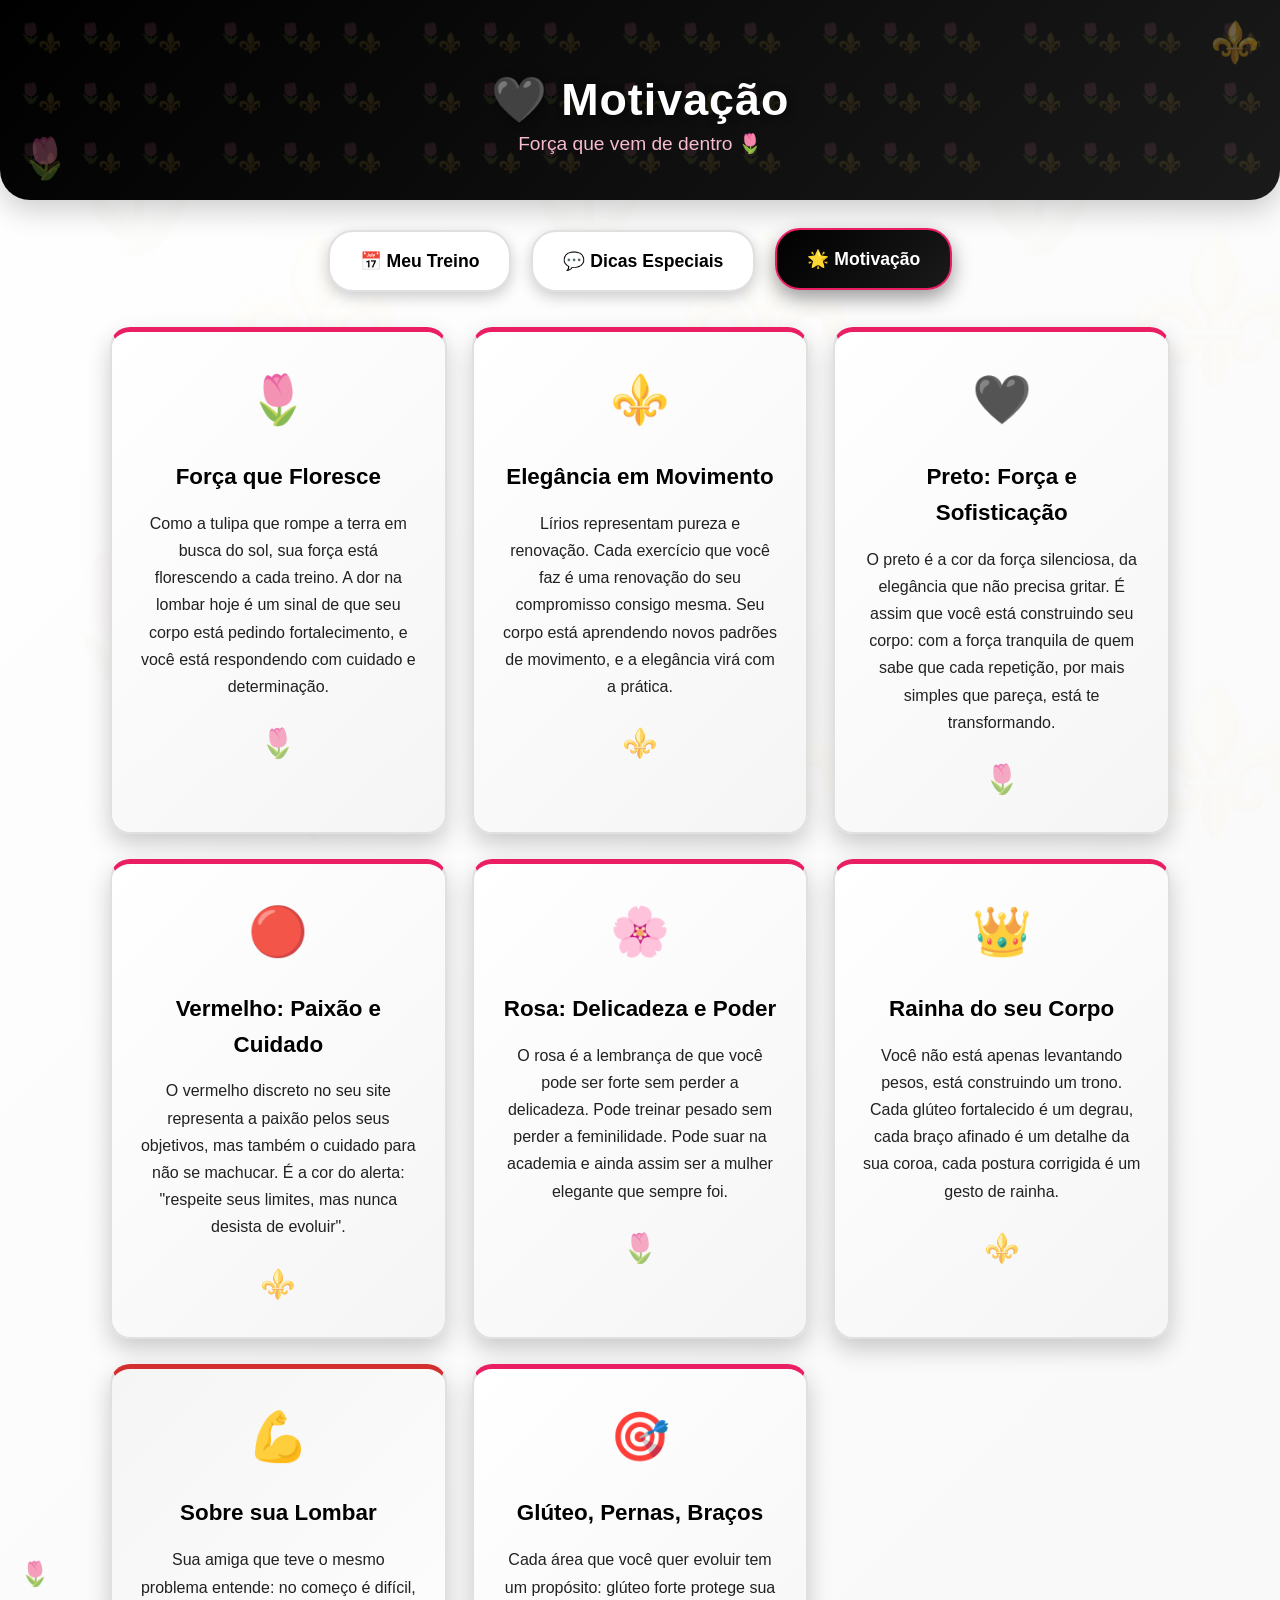
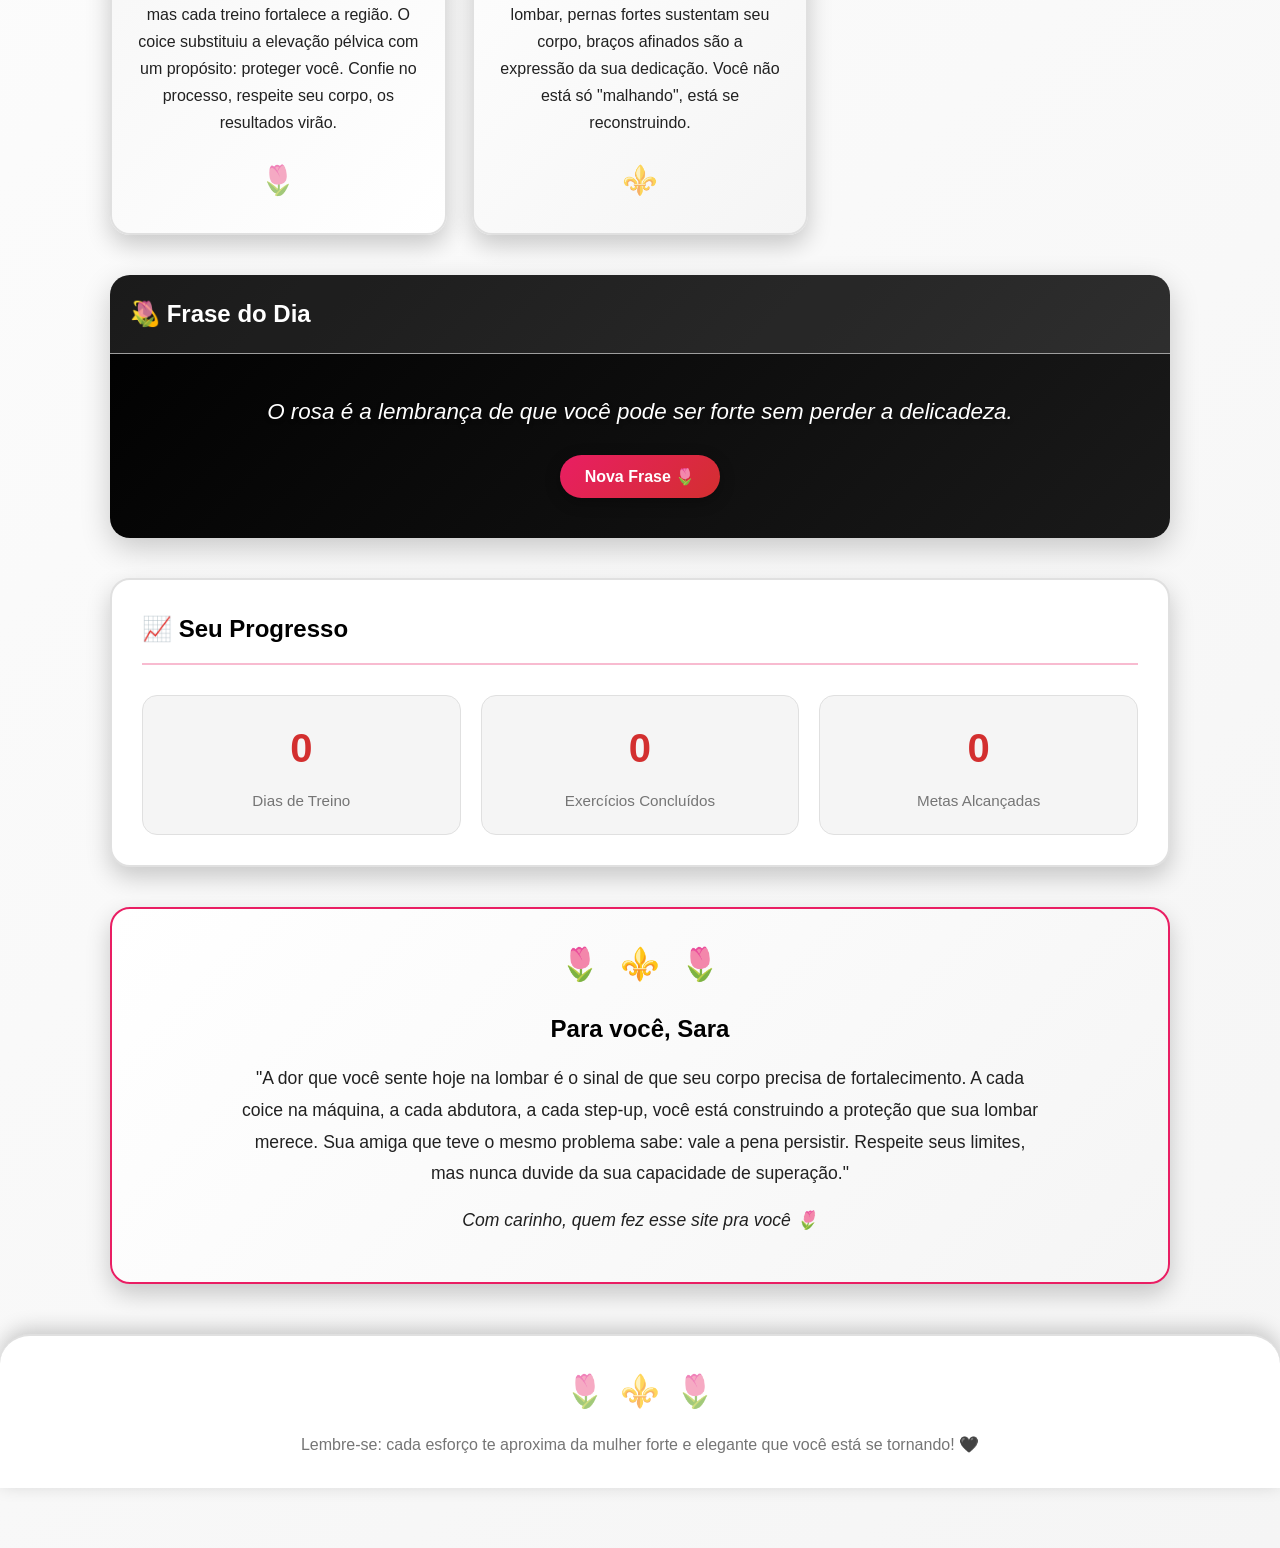
<file: site-sara/motivacao.html>
<!DOCTYPE html>
<html lang="pt-br">
<head>
    <meta charset="UTF-8">
    <meta name="viewport" content="width=device-width, initial-scale=1.0">
    <title>Motivação - Sara</title>
    <link rel="stylesheet" href="estilo.css">
    <link rel="manifest" href="manifest.json">
    <meta name="theme-color" content="#000000">
</head>
<body class="pagina-motivacao">
    <header>
        <div class="header-bg">
            <div class="header-overlay"></div>
            <div class="flower-decoration-left">🌷</div>
            <div class="flower-decoration-right">⚜️</div>
        </div>
        <h1>🖤 Motivação</h1>
        <p class="subtitulo">Força que vem de dentro 🌷</p>
    </header>

    <nav class="main-nav">
        <a href="index.html" class="nav-link">📅 Meu Treino</a>
        <a href="comentarios.html" class="nav-link">💬 Dicas Especiais</a>
        <a href="motivacao.html" class="nav-link active">🌟 Motivação</a>
    </nav>

    <div class="container">
        <!-- MENSAGENS MOTIVACIONAIS -->
        <div class="motivacao-grid">
            <!-- Mensagem 1 -->
            <div class="motivacao-card">
                <div class="card-icon">🌷</div>
                <div class="motivacao-content">
                    <h3>Força que Floresce</h3>
                    <p>Como a tulipa que rompe a terra em busca do sol, sua força está florescendo a cada treino. A dor na lombar hoje é um sinal de que seu corpo está pedindo fortalecimento, e você está respondendo com cuidado e determinação.</p>
                    <div class="motivacao-flower">🌷</div>
                </div>
            </div>

            <!-- Mensagem 2 -->
            <div class="motivacao-card">
                <div class="card-icon">⚜️</div>
                <div class="motivacao-content">
                    <h3>Elegância em Movimento</h3>
                    <p>Lírios representam pureza e renovação. Cada exercício que você faz é uma renovação do seu compromisso consigo mesma. Seu corpo está aprendendo novos padrões de movimento, e a elegância virá com a prática.</p>
                    <div class="motivacao-flower">⚜️</div>
                </div>
            </div>

            <!-- Mensagem 3 -->
            <div class="motivacao-card">
                <div class="card-icon">🖤</div>
                <div class="motivacao-content">
                    <h3>Preto: Força e Sofisticação</h3>
                    <p>O preto é a cor da força silenciosa, da elegância que não precisa gritar. É assim que você está construindo seu corpo: com a força tranquila de quem sabe que cada repetição, por mais simples que pareça, está te transformando.</p>
                    <div class="motivacao-flower">🌷</div>
                </div>
            </div>

            <!-- Mensagem 4 -->
            <div class="motivacao-card">
                <div class="card-icon">🔴</div>
                <div class="motivacao-content">
                    <h3>Vermelho: Paixão e Cuidado</h3>
                    <p>O vermelho discreto no seu site representa a paixão pelos seus objetivos, mas também o cuidado para não se machucar. É a cor do alerta: "respeite seus limites, mas nunca desista de evoluir".</p>
                    <div class="motivacao-flower">⚜️</div>
                </div>
            </div>

            <!-- Mensagem 5 -->
            <div class="motivacao-card">
                <div class="card-icon">🌸</div>
                <div class="motivacao-content">
                    <h3>Rosa: Delicadeza e Poder</h3>
                    <p>O rosa é a lembrança de que você pode ser forte sem perder a delicadeza. Pode treinar pesado sem perder a feminilidade. Pode suar na academia e ainda assim ser a mulher elegante que sempre foi.</p>
                    <div class="motivacao-flower">🌷</div>
                </div>
            </div>

            <!-- Mensagem 6 -->
            <div class="motivacao-card">
                <div class="card-icon">👑</div>
                <div class="motivacao-content">
                    <h3>Rainha do seu Corpo</h3>
                    <p>Você não está apenas levantando pesos, está construindo um trono. Cada glúteo fortalecido é um degrau, cada braço afinado é um detalhe da sua coroa, cada postura corrigida é um gesto de rainha.</p>
                    <div class="motivacao-flower">⚜️</div>
                </div>
            </div>

            <!-- Mensagem 7 - Especial para a dor lombar -->
            <div class="motivacao-card card-destaque">
                <div class="card-icon">💪</div>
                <div class="motivacao-content">
                    <h3>Sobre sua Lombar</h3>
                    <p>Sua amiga que teve o mesmo problema entende: no começo é difícil, mas cada treino fortalece a região. O coice substituiu a elevação pélvica com um propósito: proteger você. Confie no processo, respeite seu corpo, os resultados virão.</p>
                    <div class="motivacao-flower">🌷</div>
                </div>
            </div>

            <!-- Mensagem 8 -->
            <div class="motivacao-card">
                <div class="card-icon">🎯</div>
                <div class="motivacao-content">
                    <h3>Glúteo, Pernas, Braços</h3>
                    <p>Cada área que você quer evoluir tem um propósito: glúteo forte protege sua lombar, pernas fortes sustentam seu corpo, braços afinados são a expressão da sua dedicação. Você não está só "malhando", está se reconstruindo.</p>
                    <div class="motivacao-flower">⚜️</div>
                </div>
            </div>
        </div>

        <!-- FRASE DO DIA -->
        <div class="frase-diaria">
            <div class="frase-header">
                <div class="flower-small">🌷</div>
                <h2>💫 Frase do Dia</h2>
            </div>
            <div class="frase-content">
                <p id="fraseAtual">"Como a tulipa que floresce na terra mais escura, sua força está nascendo nos treinos mais desafiadores."</p>
                <button onclick="novaFrase()" class="btn-nova-frase">Nova Frase 🌷</button>
            </div>
        </div>

        <!-- CONTADOR DE PROGRESSO -->
        <div class="contador-motivacional">
            <div class="contador-header">
                <div class="flower-small">🌷</div>
                <h2>📈 Seu Progresso</h2>
            </div>
            <div class="contador-content">
                <div class="contador-item">
                    <span class="contador-numero" id="diasTreino">0</span>
                    <span class="contador-texto">Dias de Treino</span>
                </div>
                <div class="contador-item">
                    <span class="contador-numero" id="exerciciosCompletos">0</span>
                    <span class="contador-texto">Exercícios Concluídos</span>
                </div>
                <div class="contador-item">
                    <span class="contador-numero" id="metasAlcancadas">0</span>
                    <span class="contador-texto">Metas Alcançadas</span>
                </div>
            </div>
        </div>

        <!-- LEMBRETE ESPECIAL -->
        <div class="lembrete-card">
            <div class="lembrete-header">
                <span>🌷</span>
                <span>⚜️</span>
                <span>🌷</span>
            </div>
            <div class="lembrete-content">
                <h3>Para você, Sara</h3>
                <p>"A dor que você sente hoje na lombar é o sinal de que seu corpo precisa de fortalecimento. A cada coice na máquina, a cada abdutora, a cada step-up, você está construindo a proteção que sua lombar merece. Sua amiga que teve o mesmo problema sabe: vale a pena persistir. Respeite seus limites, mas nunca duvide da sua capacidade de superação."</p>
                <p class="lembrete-assinatura">Com carinho, quem fez esse site pra você 🌷</p>
            </div>
        </div>
    </div>

    <footer>
        <div class="footer-flowers">
            <span>🌷</span>
            <span>⚜️</span>
            <span>🌷</span>
        </div>
        <p>Lembre-se: cada esforço te aproxima da mulher forte e elegante que você está se tornando! 🖤</p>
    </footer>

    <script src="script-motivacao.js"></script>
</body>
</html>
</file>
<file: estilo.css>
/* estilo.css - Tema Sara: Preto, Rosa e Vermelho com Tulipas e Lírios */
:root {
    --preto: #000000;
    --preto-suave: #1a1a1a;
    --preto-claro: #2d2d2d;
    --rosa-escuro: #c2185b;
    --rosa-medio: #e91e63;
    --rosa-claro: #f8bbd0;
    --rosa-suave: #fce4ec;
    --vermelho-escuro: #b71c1c;
    --vermelho-medio: #d32f2f;
    --vermelho-suave: #ffcdd2;
    --branco: #ffffff;
    --cinza-claro: #f5f5f5;
    --cinza-medio: #e0e0e0;
    --cinza-escuro: #9e9e9e;
    --texto: #212121;
    --texto-claro: #757575;
    --sombra-preta: rgba(0, 0, 0, 0.2);
    --sombra-rosa: rgba(233, 30, 99, 0.2);
    --sombra-vermelha: rgba(211, 47, 47, 0.2);
}

* {
    margin: 0;
    padding: 0;
    box-sizing: border-box;
    font-family: 'Segoe UI', Tahoma, Geneva, Verdana, sans-serif;
}

body {
    background-color: var(--branco);
    color: var(--texto);
    line-height: 1.6;
    padding-bottom: 60px;
    min-height: 100vh;
    position: relative;
}

/* FUNDO COM IMAGENS REAIS PARA PÁGINA INDEX */
.pagina-index {
    background-image: url('imagens/tulipas-bg.jpg'), url('imagens/lirios-bg.jpg');
    background-position: center, center;
    background-repeat: repeat, repeat;
    background-size: 300px, 300px;
    background-blend-mode: overlay;
    background-attachment: fixed;
    background-color: var(--branco);
    position: relative;
}

/* Overlay escuro para as imagens não atrapalharem a leitura */
.pagina-index::before {
    content: '';
    position: fixed;
    top: 0;
    left: 0;
    width: 100%;
    height: 100%;
    background-color: rgba(255, 255, 255, 0.92);
    z-index: -1;
    pointer-events: none;
}

/* FUNDO PARA PÁGINAS COMENTÁRIOS E MOTIVAÇÃO */
.pagina-comentarios, .pagina-motivacao {
    background: linear-gradient(135deg, var(--branco) 0%, var(--cinza-claro) 100%);
    position: relative;
}

.pagina-comentarios::before, .pagina-motivacao::before {
    content: '';
    position: fixed;
    top: 0;
    left: 0;
    width: 100%;
    height: 100%;
    background-image: url('imagens/tulipas-bg.jpg'), url('imagens/lirios-bg.jpg');
    background-position: center, center;
    background-repeat: repeat, repeat;
    background-size: 200px, 200px;
    background-blend-mode: overlay;
    opacity: 0.08;
    z-index: -1;
    pointer-events: none;
}

/* Tela de carregamento */
.loading {
    position: fixed;
    top: 0;
    left: 0;
    width: 100%;
    height: 100%;
    background: var(--preto);
    display: flex;
    justify-content: center;
    align-items: center;
    z-index: 9999;
    transition: opacity 0.5s ease;
}

.loading-content {
    text-align: center;
    max-width: 400px;
    padding: 40px 30px;
    background: var(--branco);
    border-radius: 20px;
    box-shadow: 0 20px 40px rgba(0, 0, 0, 0.3);
    margin: 20px;
    border: 2px solid var(--rosa-medio);
}

.loading-icon {
    font-size: 4rem;
    margin-bottom: 20px;
    animation: pulse 1.5s infinite;
    display: block;
    filter: drop-shadow(0 2px 4px var(--sombra-rosa));
}

.loading-text {
    color: var(--preto);
    font-size: 1.3rem;
    font-weight: 600;
    margin-bottom: 25px;
}

.loading-bar {
    width: 100%;
    height: 8px;
    background-color: var(--cinza-medio);
    border-radius: 10px;
    margin-top: 25px;
    overflow: hidden;
}

.loading-progress {
    height: 100%;
    width: 0%;
    background: linear-gradient(to right, var(--rosa-medio), var(--vermelho-medio));
    border-radius: 10px;
    animation: loading 2s ease-in-out forwards;
}

@keyframes loading {
    0% { width: 0%; }
    100% { width: 100%; }
}

@keyframes pulse {
    0% { transform: scale(1) rotate(0deg); opacity: 0.8; }
    50% { transform: scale(1.1) rotate(5deg); opacity: 1; }
    100% { transform: scale(1) rotate(0deg); opacity: 0.8; }
}

/* Header com tema preto */
header {
    position: relative;
    margin-bottom: 30px;
}

.header-bg {
    height: 200px;
    overflow: hidden;
    background: linear-gradient(135deg, var(--preto) 0%, var(--preto-suave) 100%);
    position: relative;
    border-radius: 0 0 30px 30px;
    box-shadow: 0 10px 30px var(--sombra-preta);
}

.header-overlay {
    position: absolute;
    top: 0;
    left: 0;
    width: 100%;
    height: 100%;
    background: url('data:image/svg+xml,<svg xmlns="http://www.w3.org/2000/svg" viewBox="0 0 100 100" opacity="0.1"><defs><pattern id="header-flowers" x="0" y="0" width="30" height="30" patternUnits="userSpaceOnUse"><text x="15" y="20" font-size="10" fill="%23ffffff" text-anchor="middle">🌷</text><text x="25" y="25" font-size="10" fill="%23ffffff" text-anchor="middle">⚜️</text></pattern></defs><rect width="100" height="100" fill="url(%23header-flowers)"/></svg>');
}

.flower-decoration-left {
    position: absolute;
    bottom: 10px;
    left: 20px;
    font-size: 2.5rem;
    opacity: 0.3;
    animation: floatLeft 4s ease-in-out infinite;
}

.flower-decoration-right {
    position: absolute;
    top: 10px;
    right: 20px;
    font-size: 2.5rem;
    opacity: 0.3;
    animation: floatRight 4s ease-in-out infinite;
}

@keyframes floatLeft {
    0%, 100% { transform: translateY(0) rotate(0deg); }
    50% { transform: translateY(-10px) rotate(-5deg); }
}

@keyframes floatRight {
    0%, 100% { transform: translateY(0) rotate(0deg); }
    50% { transform: translateY(-10px) rotate(5deg); }
}

h1 {
    position: absolute;
    top: 50%;
    left: 50%;
    transform: translate(-50%, -50%);
    font-size: 2.8rem;
    text-align: center;
    color: var(--branco);
    text-shadow: 2px 2px 8px rgba(0, 0, 0, 0.5);
    width: 100%;
    padding: 0 20px;
    font-weight: 700;
    letter-spacing: 1px;
}

.subtitulo {
    position: absolute;
    top: 72%;
    left: 50%;
    transform: translate(-50%, -50%);
    font-size: 1.2rem;
    text-align: center;
    color: var(--rosa-claro);
    width: 100%;
    padding: 0 20px;
    font-weight: 500;
}

/* Navegação */
.main-nav {
    display: flex;
    justify-content: center;
    margin-bottom: 35px;
    padding: 0 20px;
    gap: 20px;
    flex-wrap: wrap;
}

.nav-link {
    background: var(--branco);
    color: var(--preto);
    padding: 15px 30px;
    border-radius: 25px;
    text-decoration: none;
    font-weight: 600;
    transition: all 0.3s ease;
    border: 2px solid var(--cinza-medio);
    box-shadow: 0 5px 15px var(--sombra-preta);
    position: relative;
    overflow: hidden;
    font-size: 1.1rem;
}

.nav-link::before {
    content: '';
    position: absolute;
    top: 0;
    left: -100%;
    width: 100%;
    height: 100%;
    background: linear-gradient(90deg, transparent, var(--rosa-claro), transparent);
    transition: left 0.6s;
}

.nav-link:hover::before {
    left: 100%;
}

.nav-link.active {
    background: linear-gradient(135deg, var(--preto), var(--preto-suave));
    color: var(--branco);
    border-color: var(--rosa-medio);
    box-shadow: 0 8px 20px rgba(0, 0, 0, 0.4);
    transform: translateY(-2px);
}

.nav-link:hover {
    transform: translateY(-3px);
    box-shadow: 0 10px 25px rgba(0, 0, 0, 0.3);
    border-color: var(--rosa-medio);
}

/* Container */
.container {
    max-width: 1100px;
    margin: 0 auto;
    padding: 0 20px;
}

.dia-treino {
    margin-bottom: 30px;
    animation: fadeInUp 0.6s ease;
}

@keyframes fadeInUp {
    from {
        opacity: 0;
        transform: translateY(20px);
    }
    to {
        opacity: 1;
        transform: translateY(0);
    }
}

/* Cards com tema preto/rosa/vermelho */
.card-header {
    background: linear-gradient(135deg, var(--preto), var(--preto-suave));
    color: var(--branco);
    padding: 20px 20px 20px 60px;
    border-radius: 15px 15px 0 0;
    margin-bottom: 0;
    box-shadow: 0 8px 20px var(--sombra-preta);
    border-bottom: 3px solid var(--rosa-medio);
    position: relative;
    overflow: hidden;
}

.card-header::after {
    content: '';
    position: absolute;
    top: 0;
    left: 0;
    width: 5px;
    height: 100%;
    background: linear-gradient(to bottom, var(--rosa-medio), var(--vermelho-medio));
}

.flower-small {
    position: absolute;
    left: 20px;
    top: 50%;
    transform: translateY(-50%);
    font-size: 1.5rem;
    opacity: 0.8;
}

.card-header h2 {
    margin: 0;
    font-size: 1.4rem;
    font-weight: 700;
    color: var(--branco);
}

.exercicios {
    background: var(--branco);
    border-radius: 0 0 15px 15px;
    padding: 25px;
    box-shadow: 0 10px 25px var(--sombra-preta);
    border: 2px solid var(--cinza-medio);
    border-top: none;
    position: relative;
}

/* Exercícios */
.exercicio {
    display: flex;
    align-items: center;
    padding: 18px;
    border-bottom: 2px dashed var(--cinza-medio);
    cursor: pointer;
    transition: all 0.3s ease;
    border-radius: 12px;
    margin-bottom: 10px;
    background: var(--branco);
    position: relative;
}

.exercicio:hover {
    background: var(--cinza-claro);
    transform: translateX(8px);
    border-left: 4px solid var(--rosa-medio);
    box-shadow: 0 5px 15px var(--sombra-rosa);
}

.exercicio:last-child {
    border-bottom: none;
    margin-bottom: 0;
}

.ordem {
    background: linear-gradient(135deg, var(--preto), var(--preto-suave));
    color: var(--branco);
    width: 40px;
    height: 40px;
    border-radius: 50%;
    display: flex;
    justify-content: center;
    align-items: center;
    font-weight: bold;
    margin-right: 20px;
    flex-shrink: 0;
    font-size: 1rem;
    box-shadow: 0 4px 10px var(--sombra-preta);
    border: 2px solid var(--rosa-medio);
}

.nome {
    flex: 1;
    font-weight: 600;
    font-size: 1.1rem;
    color: var(--preto);
}

.nome small {
    color: var(--texto-claro);
    font-size: 0.9rem;
    display: block;
    margin-top: 6px;
    font-weight: 400;
}

.dica-icon {
    background: linear-gradient(135deg, var(--preto), var(--preto-suave));
    color: var(--branco);
    width: 40px;
    height: 40px;
    border-radius: 50%;
    display: flex;
    justify-content: center;
    align-items: center;
    margin-left: 15px;
    cursor: pointer;
    flex-shrink: 0;
    transition: all 0.3s ease;
    font-size: 1.2rem;
    box-shadow: 0 4px 10px var(--sombra-preta);
    border: 2px solid var(--rosa-medio);
}

.dica-icon:hover {
    background: var(--rosa-medio);
    color: var(--preto);
    transform: scale(1.1) rotate(8deg);
    box-shadow: 0 6px 15px var(--sombra-rosa);
}

/* Exercícios completos */
.exercicio.completo {
    background: linear-gradient(135deg, var(--rosa-suave), var(--cinza-claro));
    border-left: 4px solid var(--vermelho-medio);
    opacity: 0.9;
}

.exercicio.completo .ordem {
    background: linear-gradient(135deg, var(--rosa-medio), var(--vermelho-medio));
    border-color: var(--branco);
}

/* AVISO CARD */
.aviso-card {
    background: linear-gradient(135deg, var(--preto), var(--preto-suave));
    border-radius: 15px;
    padding: 25px;
    margin: 30px 0;
    box-shadow: 0 10px 25px var(--sombra-preta);
    border-left: 5px solid var(--vermelho-medio);
    color: var(--branco);
}

.aviso-header {
    display: flex;
    align-items: center;
    gap: 15px;
    margin-bottom: 20px;
    border-bottom: 1px solid var(--cinza-escuro);
    padding-bottom: 15px;
}

.aviso-icon {
    font-size: 2rem;
}

.aviso-header h3 {
    color: var(--branco);
    margin: 0;
    font-size: 1.3rem;
}

.aviso-content p {
    margin-bottom: 15px;
    color: var(--cinza-medio);
}

.aviso-content .destaque {
    color: var(--rosa-claro);
    font-weight: 600;
    font-size: 1.1rem;
    border-left: 3px solid var(--vermelho-medio);
    padding-left: 15px;
}

/* Comentários */
.comentarios-lista {
    padding: 20px;
}

.comentario-item {
    padding: 25px;
    border-bottom: 1px solid var(--cinza-medio);
    background: var(--branco);
    border-radius: 12px;
    margin-bottom: 20px;
    border-left: 4px solid var(--rosa-medio);
    transition: transform 0.3s ease, box-shadow 0.3s ease;
    box-shadow: 0 3px 10px var(--sombra-preta);
}

.comentario-item:hover {
    transform: translateY(-3px);
    box-shadow: 0 8px 20px var(--sombra-rosa);
}

.comentario-item:last-child {
    margin-bottom: 0;
}

.comentario-item h3 {
    color: var(--preto);
    margin-bottom: 15px;
    font-size: 1.3rem;
    font-weight: 700;
    border-bottom: 2px solid var(--rosa-claro);
    padding-bottom: 8px;
}

.comentario-item p {
    line-height: 1.7;
    color: var(--texto);
    font-size: 1rem;
}

.comentario-item p strong {
    color: var(--vermelho-medio);
}

.comentario-item em {
    color: var(--rosa-escuro);
    font-style: italic;
    display: block;
    margin-top: 10px;
}

/* ===== MOTIVAÇÃO ===== */
.motivacao-grid {
    display: grid;
    grid-template-columns: repeat(auto-fit, minmax(300px, 1fr));
    gap: 25px;
    margin-bottom: 40px;
}

.motivacao-card {
    background: linear-gradient(135deg, var(--branco), var(--cinza-claro));
    border-radius: 20px;
    padding: 30px 25px;
    box-shadow: 0 10px 25px var(--sombra-preta);
    border: 2px solid var(--cinza-medio);
    position: relative;
    transition: all 0.3s ease;
    overflow: hidden;
    border-top: 5px solid var(--rosa-medio);
}

.motivacao-card:hover {
    transform: translateY(-8px);
    box-shadow: 0 15px 30px var(--sombra-rosa);
    border-color: var(--rosa-medio);
}

.card-destaque {
    border-top: 5px solid var(--vermelho-medio);
    background: linear-gradient(135deg, var(--cinza-claro), var(--branco));
}

.card-icon {
    font-size: 3rem;
    text-align: center;
    margin-bottom: 20px;
    opacity: 0.9;
}

.motivacao-content {
    text-align: center;
    position: relative;
}

.motivacao-content h3 {
    color: var(--preto);
    margin-bottom: 15px;
    font-size: 1.4rem;
    font-weight: 700;
}

.motivacao-content p {
    color: var(--texto);
    line-height: 1.7;
    font-size: 1rem;
    margin-bottom: 20px;
}

.motivacao-flower {
    font-size: 1.8rem;
    opacity: 0.7;
    animation: gentlePulse 3s ease-in-out infinite;
}

@keyframes gentlePulse {
    0%, 100% { transform: scale(1) rotate(0deg); opacity: 0.7; }
    50% { transform: scale(1.1) rotate(5deg); opacity: 1; }
}

/* Frase do Dia */
.frase-diaria {
    background: linear-gradient(135deg, var(--preto), var(--preto-suave));
    border-radius: 20px;
    margin-bottom: 40px;
    box-shadow: 0 10px 30px var(--sombra-preta);
    overflow: hidden;
}

.frase-header {
    background: rgba(255, 255, 255, 0.1);
    padding: 20px;
    position: relative;
    display: flex;
    align-items: center;
    gap: 15px;
    border-bottom: 1px solid var(--cinza-escuro);
}

.frase-header h2 {
    color: var(--branco);
    margin: 0;
    font-size: 1.5rem;
    font-weight: 700;
}

.frase-content {
    padding: 40px 30px;
    text-align: center;
}

#fraseAtual {
    color: var(--branco);
    font-size: 1.4rem;
    font-weight: 500;
    line-height: 1.6;
    margin-bottom: 25px;
    text-shadow: 0 2px 4px rgba(0, 0, 0, 0.3);
    font-style: italic;
}

.btn-nova-frase {
    background: linear-gradient(135deg, var(--rosa-medio), var(--vermelho-medio));
    color: var(--branco);
    border: none;
    padding: 12px 25px;
    border-radius: 25px;
    font-weight: 600;
    font-size: 1rem;
    cursor: pointer;
    transition: all 0.3s ease;
    box-shadow: 0 4px 15px rgba(0, 0, 0, 0.3);
}

.btn-nova-frase:hover {
    transform: translateY(-2px);
    box-shadow: 0 6px 20px rgba(0, 0, 0, 0.4);
    background: linear-gradient(135deg, var(--vermelho-medio), var(--rosa-medio));
}

/* Contador Motivacional */
.contador-motivacional {
    background: var(--branco);
    border-radius: 20px;
    padding: 30px;
    box-shadow: 0 10px 25px var(--sombra-preta);
    border: 2px solid var(--cinza-medio);
    margin-bottom: 30px;
}

.contador-header {
    display: flex;
    align-items: center;
    gap: 15px;
    margin-bottom: 30px;
    padding-bottom: 15px;
    border-bottom: 2px solid var(--rosa-claro);
}

.contador-header h2 {
    color: var(--preto);
    margin: 0;
    font-size: 1.5rem;
    font-weight: 700;
}

.contador-content {
    display: grid;
    grid-template-columns: repeat(auto-fit, minmax(180px, 1fr));
    gap: 20px;
}

.contador-item {
    text-align: center;
    padding: 20px;
    background: var(--cinza-claro);
    border-radius: 15px;
    border: 1px solid var(--cinza-medio);
}

.contador-numero {
    display: block;
    font-size: 2.5rem;
    font-weight: 800;
    color: var(--vermelho-medio);
    margin-bottom: 8px;
}

.contador-texto {
    color: var(--texto-claro);
    font-weight: 500;
    font-size: 0.95rem;
}

/* Lembrete Especial */
.lembrete-card {
    background: linear-gradient(135deg, var(--branco), var(--cinza-claro));
    border-radius: 20px;
    padding: 30px;
    box-shadow: 0 10px 25px var(--sombra-preta);
    border: 2px solid var(--rosa-medio);
    margin: 40px 0;
    text-align: center;
}

.lembrete-header {
    display: flex;
    justify-content: center;
    gap: 20px;
    margin-bottom: 20px;
    font-size: 2rem;
}

.lembrete-content h3 {
    color: var(--preto);
    margin-bottom: 15px;
    font-size: 1.5rem;
}

.lembrete-content p {
    color: var(--texto);
    line-height: 1.8;
    font-size: 1.1rem;
    max-width: 800px;
    margin: 0 auto 15px;
}

.lembrete-assinatura {
    color: var(--rosa-escuro);
    font-style: italic;
    margin-top: 20px;
}

/* Modal */
.modal {
    display: none;
    position: fixed;
    z-index: 1000;
    left: 0;
    top: 0;
    width: 100%;
    height: 100%;
    background-color: rgba(0, 0, 0, 0.7);
    backdrop-filter: blur(5px);
}

.modal-content {
    background: linear-gradient(135deg, var(--branco), var(--cinza-claro));
    margin: 10% auto;
    padding: 30px;
    border: 3px solid var(--rosa-medio);
    border-radius: 20px;
    width: 90%;
    max-width: 500px;
    position: relative;
    box-shadow: 0 15px 40px rgba(0, 0, 0, 0.4);
    animation: modalSlideIn 0.3s ease;
}

@keyframes modalSlideIn {
    from {
        opacity: 0;
        transform: translateY(-50px) scale(0.9);
    }
    to {
        opacity: 1;
        transform: translateY(0) scale(1);
    }
}

.close {
    color: var(--cinza-escuro);
    float: right;
    font-size: 32px;
    font-weight: bold;
    cursor: pointer;
    line-height: 1;
    transition: color 0.3s ease;
    position: absolute;
    top: 15px;
    right: 20px;
}

.close:hover {
    color: var(--vermelho-medio);
}

.modal-flower {
    font-size: 2.5rem;
    text-align: center;
    margin-bottom: 15px;
    opacity: 0.8;
}

#dicaTexto {
    margin-top: 15px;
    line-height: 1.6;
    color: var(--texto);
    font-size: 1.1rem;
    padding: 15px;
    background: var(--branco);
    border-radius: 12px;
    border-left: 4px solid var(--rosa-medio);
    box-shadow: 0 3px 10px var(--sombra-rosa);
}

/* Footer */
footer {
    text-align: center;
    padding: 30px;
    margin-top: 50px;
    color: var(--texto-claro);
    font-weight: 500;
    border-top: 2px solid var(--cinza-medio);
    background: var(--branco);
    border-radius: 30px 30px 0 0;
    box-shadow: 0 -5px 20px var(--sombra-preta);
    position: relative;
}

.footer-flowers {
    display: flex;
    justify-content: center;
    gap: 15px;
    margin-bottom: 15px;
    font-size: 2rem;
    opacity: 0.7;
    animation: gentlePulse 4s ease-in-out infinite;
}

/* Scrollbar personalizada */
::-webkit-scrollbar {
    width: 10px;
}

::-webkit-scrollbar-track {
    background: var(--cinza-claro);
}

::-webkit-scrollbar-thumb {
    background: linear-gradient(135deg, var(--preto), var(--preto-suave));
    border-radius: 5px;
}

::-webkit-scrollbar-thumb:hover {
    background: linear-gradient(135deg, var(--rosa-medio), var(--vermelho-medio));
}

/* Seleção de texto */
::selection {
    background: var(--rosa-medio);
    color: var(--branco);
}

::-moz-selection {
    background: var(--rosa-medio);
    color: var(--branco);
}

/* ===== RESPONSIVIDADE ===== */
@media (max-width: 768px) {
    .header-bg {
        height: 160px;
    }
    
    h1 {
        font-size: 2.2rem;
    }
    
    .subtitulo {
        font-size: 1rem;
        top: 75%;
    }
    
    .main-nav {
        flex-direction: column;
        align-items: center;
        gap: 12px;
    }
    
    .nav-link {
        width: 90%;
        text-align: center;
        padding: 12px 20px;
        font-size: 1rem;
    }
    
    .exercicio {
        flex-direction: column;
        align-items: flex-start;
        padding: 15px;
    }
    
    .ordem {
        margin-bottom: 10px;
        width: 35px;
        height: 35px;
        font-size: 0.9rem;
    }
    
    .nome {
        font-size: 1rem;
        margin-bottom: 10px;
    }
    
    .dica-icon {
        align-self: flex-end;
        margin-top: 5px;
        width: 35px;
        height: 35px;
    }
    
    .card-header {
        padding: 15px 15px 15px 50px;
    }
    
    .card-header h2 {
        font-size: 1.2rem;
    }
    
    .flower-small {
        left: 15px;
        font-size: 1.3rem;
    }
    
    .flower-decoration-left, .flower-decoration-right {
        font-size: 2rem;
    }
    
    .motivacao-grid {
        grid-template-columns: 1fr;
    }
    
    .frase-content {
        padding: 30px 20px;
    }
    
    #fraseAtual {
        font-size: 1.2rem;
    }
    
    .contador-content {
        grid-template-columns: 1fr;
    }
    
    .contador-numero {
        font-size: 2rem;
    }
    
    .modal-content {
        width: 95%;
        margin: 20% auto;
        padding: 20px;
    }
    
    .loading-content {
        padding: 30px 20px;
        margin: 15px;
    }
    
    .loading-icon {
        font-size: 3rem;
    }
    
    .comentario-item {
        padding: 20px;
    }
    
    .comentario-item h3 {
        font-size: 1.2rem;
    }
    
    .aviso-card {
        padding: 20px;
    }
    
    .aviso-header h3 {
        font-size: 1.2rem;
    }
}

@media (max-width: 480px) {
    .header-bg {
        height: 140px;
    }
    
    h1 {
        font-size: 1.8rem;
    }
    
    .subtitulo {
        font-size: 0.9rem;
        top: 78%;
    }
    
    .nav-link {
        padding: 10px 15px;
        font-size: 0.95rem;
    }
    
    .ordem {
        width: 30px;
        height: 30px;
        font-size: 0.8rem;
    }
    
    .dica-icon {
        width: 30px;
        height: 30px;
        font-size: 1rem;
    }
    
    .card-header h2 {
        font-size: 1.1rem;
    }
    
    .motivacao-card {
        padding: 25px 20px;
    }
    
    .motivacao-content h3 {
        font-size: 1.3rem;
    }
    
    .btn-nova-frase {
        padding: 10px 20px;
        font-size: 0.95rem;
    }
    
    .contador-item {
        padding: 15px;
    }
    
    .contador-numero {
        font-size: 1.8rem;
    }
    
    .lembrete-content p {
        font-size: 1rem;
    }
}
</file>
<file: site-sara/estilo.css>
/* estilo.css - Tema Sara: Preto, Rosa e Vermelho com Tulipas e Lírios */
:root {
    --preto: #000000;
    --preto-suave: #1a1a1a;
    --preto-claro: #2d2d2d;
    --rosa-escuro: #c2185b;
    --rosa-medio: #e91e63;
    --rosa-claro: #f8bbd0;
    --rosa-suave: #fce4ec;
    --vermelho-escuro: #b71c1c;
    --vermelho-medio: #d32f2f;
    --vermelho-suave: #ffcdd2;
    --branco: #ffffff;
    --cinza-claro: #f5f5f5;
    --cinza-medio: #e0e0e0;
    --cinza-escuro: #9e9e9e;
    --texto: #212121;
    --texto-claro: #757575;
    --sombra-preta: rgba(0, 0, 0, 0.2);
    --sombra-rosa: rgba(233, 30, 99, 0.2);
    --sombra-vermelha: rgba(211, 47, 47, 0.2);
}

* {
    margin: 0;
    padding: 0;
    box-sizing: border-box;
    font-family: 'Segoe UI', Tahoma, Geneva, Verdana, sans-serif;
}

body {
    background-color: var(--branco);
    color: var(--texto);
    line-height: 1.6;
    padding-bottom: 60px;
    min-height: 100vh;
    position: relative;
}

/* FUNDO ESPECIAL PARA PÁGINA INDEX (Tulipas e Lírios) */
.pagina-index {
    background-image: url('data:image/svg+xml,<svg xmlns="http://www.w3.org/2000/svg" viewBox="0 0 100 100" opacity="0.03"><defs><pattern id="tulipas-lirios" x="0" y="0" width="40" height="40" patternUnits="userSpaceOnUse"><text x="10" y="20" font-size="20" fill="%23c2185b" text-anchor="middle">🌷</text><text x="30" y="35" font-size="20" fill="%23d32f2f" text-anchor="middle">⚜️</text></pattern></defs><rect width="100" height="100" fill="url(%23tulipas-lirios)"/></svg>');
    background-attachment: fixed;
}

/* FUNDO PARA PÁGINAS COMENTÁRIOS E MOTIVAÇÃO */
.pagina-comentarios, .pagina-motivacao {
    background: linear-gradient(135deg, var(--branco) 0%, var(--cinza-claro) 100%);
    position: relative;
}

.pagina-comentarios::before, .pagina-motivacao::before {
    content: '';
    position: fixed;
    top: 0;
    left: 0;
    width: 100%;
    height: 100%;
    background-image: url('data:image/svg+xml,<svg xmlns="http://www.w3.org/2000/svg" viewBox="0 0 100 100" opacity="0.02"><defs><pattern id="flores-bg" x="0" y="0" width="50" height="50" patternUnits="userSpaceOnUse"><text x="15" y="25" font-size="16" fill="%23c2185b" text-anchor="middle">🌷</text><text x="35" y="40" font-size="16" fill="%23d32f2f" text-anchor="middle">⚜️</text></pattern></defs><rect width="100" height="100" fill="url(%23flores-bg)"/></svg>');
    z-index: -1;
    pointer-events: none;
}

/* Tela de carregamento */
.loading {
    position: fixed;
    top: 0;
    left: 0;
    width: 100%;
    height: 100%;
    background: var(--preto);
    display: flex;
    justify-content: center;
    align-items: center;
    z-index: 9999;
    transition: opacity 0.5s ease;
}

.loading-content {
    text-align: center;
    max-width: 400px;
    padding: 40px 30px;
    background: var(--branco);
    border-radius: 20px;
    box-shadow: 0 20px 40px rgba(0, 0, 0, 0.3);
    margin: 20px;
    border: 2px solid var(--rosa-medio);
}

.loading-icon {
    font-size: 4rem;
    margin-bottom: 20px;
    animation: pulse 1.5s infinite;
    display: block;
    filter: drop-shadow(0 2px 4px var(--sombra-rosa));
}

.loading-text {
    color: var(--preto);
    font-size: 1.3rem;
    font-weight: 600;
    margin-bottom: 25px;
}

.loading-bar {
    width: 100%;
    height: 8px;
    background-color: var(--cinza-medio);
    border-radius: 10px;
    margin-top: 25px;
    overflow: hidden;
}

.loading-progress {
    height: 100%;
    width: 0%;
    background: linear-gradient(to right, var(--rosa-medio), var(--vermelho-medio));
    border-radius: 10px;
    animation: loading 2s ease-in-out forwards;
}

@keyframes loading {
    0% { width: 0%; }
    100% { width: 100%; }
}

@keyframes pulse {
    0% { transform: scale(1) rotate(0deg); opacity: 0.8; }
    50% { transform: scale(1.1) rotate(5deg); opacity: 1; }
    100% { transform: scale(1) rotate(0deg); opacity: 0.8; }
}

/* Header com tema preto */
header {
    position: relative;
    margin-bottom: 30px;
}

.header-bg {
    height: 200px;
    overflow: hidden;
    background: linear-gradient(135deg, var(--preto) 0%, var(--preto-suave) 100%);
    position: relative;
    border-radius: 0 0 30px 30px;
    box-shadow: 0 10px 30px var(--sombra-preta);
}

.header-overlay {
    position: absolute;
    top: 0;
    left: 0;
    width: 100%;
    height: 100%;
    background: url('data:image/svg+xml,<svg xmlns="http://www.w3.org/2000/svg" viewBox="0 0 100 100" opacity="0.1"><defs><pattern id="header-flowers" x="0" y="0" width="30" height="30" patternUnits="userSpaceOnUse"><text x="15" y="20" font-size="10" fill="%23ffffff" text-anchor="middle">🌷</text><text x="25" y="25" font-size="10" fill="%23ffffff" text-anchor="middle">⚜️</text></pattern></defs><rect width="100" height="100" fill="url(%23header-flowers)"/></svg>');
}

.flower-decoration-left {
    position: absolute;
    bottom: 10px;
    left: 20px;
    font-size: 2.5rem;
    opacity: 0.3;
    animation: floatLeft 4s ease-in-out infinite;
}

.flower-decoration-right {
    position: absolute;
    top: 10px;
    right: 20px;
    font-size: 2.5rem;
    opacity: 0.3;
    animation: floatRight 4s ease-in-out infinite;
}

@keyframes floatLeft {
    0%, 100% { transform: translateY(0) rotate(0deg); }
    50% { transform: translateY(-10px) rotate(-5deg); }
}

@keyframes floatRight {
    0%, 100% { transform: translateY(0) rotate(0deg); }
    50% { transform: translateY(-10px) rotate(5deg); }
}

h1 {
    position: absolute;
    top: 50%;
    left: 50%;
    transform: translate(-50%, -50%);
    font-size: 2.8rem;
    text-align: center;
    color: var(--branco);
    text-shadow: 2px 2px 8px rgba(0, 0, 0, 0.5);
    width: 100%;
    padding: 0 20px;
    font-weight: 700;
    letter-spacing: 1px;
}

.subtitulo {
    position: absolute;
    top: 72%;
    left: 50%;
    transform: translate(-50%, -50%);
    font-size: 1.2rem;
    text-align: center;
    color: var(--rosa-claro);
    width: 100%;
    padding: 0 20px;
    font-weight: 500;
}

/* Navegação */
.main-nav {
    display: flex;
    justify-content: center;
    margin-bottom: 35px;
    padding: 0 20px;
    gap: 20px;
    flex-wrap: wrap;
}

.nav-link {
    background: var(--branco);
    color: var(--preto);
    padding: 15px 30px;
    border-radius: 25px;
    text-decoration: none;
    font-weight: 600;
    transition: all 0.3s ease;
    border: 2px solid var(--cinza-medio);
    box-shadow: 0 5px 15px var(--sombra-preta);
    position: relative;
    overflow: hidden;
    font-size: 1.1rem;
}

.nav-link::before {
    content: '';
    position: absolute;
    top: 0;
    left: -100%;
    width: 100%;
    height: 100%;
    background: linear-gradient(90deg, transparent, var(--rosa-claro), transparent);
    transition: left 0.6s;
}

.nav-link:hover::before {
    left: 100%;
}

.nav-link.active {
    background: linear-gradient(135deg, var(--preto), var(--preto-suave));
    color: var(--branco);
    border-color: var(--rosa-medio);
    box-shadow: 0 8px 20px rgba(0, 0, 0, 0.4);
    transform: translateY(-2px);
}

.nav-link:hover {
    transform: translateY(-3px);
    box-shadow: 0 10px 25px rgba(0, 0, 0, 0.3);
    border-color: var(--rosa-medio);
}

/* Container */
.container {
    max-width: 1100px;
    margin: 0 auto;
    padding: 0 20px;
}

.dia-treino {
    margin-bottom: 30px;
    animation: fadeInUp 0.6s ease;
}

@keyframes fadeInUp {
    from {
        opacity: 0;
        transform: translateY(20px);
    }
    to {
        opacity: 1;
        transform: translateY(0);
    }
}

/* Cards com tema preto/rosa/vermelho */
.card-header {
    background: linear-gradient(135deg, var(--preto), var(--preto-suave));
    color: var(--branco);
    padding: 20px 20px 20px 60px;
    border-radius: 15px 15px 0 0;
    margin-bottom: 0;
    box-shadow: 0 8px 20px var(--sombra-preta);
    border-bottom: 3px solid var(--rosa-medio);
    position: relative;
    overflow: hidden;
}

.card-header::after {
    content: '';
    position: absolute;
    top: 0;
    left: 0;
    width: 5px;
    height: 100%;
    background: linear-gradient(to bottom, var(--rosa-medio), var(--vermelho-medio));
}

.flower-small {
    position: absolute;
    left: 20px;
    top: 50%;
    transform: translateY(-50%);
    font-size: 1.5rem;
    opacity: 0.8;
}

.card-header h2 {
    margin: 0;
    font-size: 1.4rem;
    font-weight: 700;
    color: var(--branco);
}

.exercicios {
    background: var(--branco);
    border-radius: 0 0 15px 15px;
    padding: 25px;
    box-shadow: 0 10px 25px var(--sombra-preta);
    border: 2px solid var(--cinza-medio);
    border-top: none;
    position: relative;
}

/* Exercícios */
.exercicio {
    display: flex;
    align-items: center;
    padding: 18px;
    border-bottom: 2px dashed var(--cinza-medio);
    cursor: pointer;
    transition: all 0.3s ease;
    border-radius: 12px;
    margin-bottom: 10px;
    background: var(--branco);
    position: relative;
}

.exercicio:hover {
    background: var(--cinza-claro);
    transform: translateX(8px);
    border-left: 4px solid var(--rosa-medio);
    box-shadow: 0 5px 15px var(--sombra-rosa);
}

.exercicio:last-child {
    border-bottom: none;
    margin-bottom: 0;
}

.ordem {
    background: linear-gradient(135deg, var(--preto), var(--preto-suave));
    color: var(--branco);
    width: 40px;
    height: 40px;
    border-radius: 50%;
    display: flex;
    justify-content: center;
    align-items: center;
    font-weight: bold;
    margin-right: 20px;
    flex-shrink: 0;
    font-size: 1rem;
    box-shadow: 0 4px 10px var(--sombra-preta);
    border: 2px solid var(--rosa-medio);
}

.nome {
    flex: 1;
    font-weight: 600;
    font-size: 1.1rem;
    color: var(--preto);
}

.nome small {
    color: var(--texto-claro);
    font-size: 0.9rem;
    display: block;
    margin-top: 6px;
    font-weight: 400;
}

.dica-icon {
    background: linear-gradient(135deg, var(--preto), var(--preto-suave));
    color: var(--branco);
    width: 40px;
    height: 40px;
    border-radius: 50%;
    display: flex;
    justify-content: center;
    align-items: center;
    margin-left: 15px;
    cursor: pointer;
    flex-shrink: 0;
    transition: all 0.3s ease;
    font-size: 1.2rem;
    box-shadow: 0 4px 10px var(--sombra-preta);
    border: 2px solid var(--rosa-medio);
}

.dica-icon:hover {
    background: var(--rosa-medio);
    color: var(--preto);
    transform: scale(1.1) rotate(8deg);
    box-shadow: 0 6px 15px var(--sombra-rosa);
}

/* Exercícios completos */
.exercicio.completo {
    background: linear-gradient(135deg, var(--rosa-suave), var(--cinza-claro));
    border-left: 4px solid var(--vermelho-medio);
    opacity: 0.9;
}

.exercicio.completo .ordem {
    background: linear-gradient(135deg, var(--rosa-medio), var(--vermelho-medio));
    border-color: var(--branco);
}

/* AVISO CARD */
.aviso-card {
    background: linear-gradient(135deg, var(--preto), var(--preto-suave));
    border-radius: 15px;
    padding: 25px;
    margin: 30px 0;
    box-shadow: 0 10px 25px var(--sombra-preta);
    border-left: 5px solid var(--vermelho-medio);
    color: var(--branco);
}

.aviso-header {
    display: flex;
    align-items: center;
    gap: 15px;
    margin-bottom: 20px;
    border-bottom: 1px solid var(--cinza-escuro);
    padding-bottom: 15px;
}

.aviso-icon {
    font-size: 2rem;
}

.aviso-header h3 {
    color: var(--branco);
    margin: 0;
    font-size: 1.3rem;
}

.aviso-content p {
    margin-bottom: 15px;
    color: var(--cinza-medio);
}

.aviso-content .destaque {
    color: var(--rosa-claro);
    font-weight: 600;
    font-size: 1.1rem;
    border-left: 3px solid var(--vermelho-medio);
    padding-left: 15px;
}

/* Comentários */
.comentarios-lista {
    padding: 20px;
}

.comentario-item {
    padding: 25px;
    border-bottom: 1px solid var(--cinza-medio);
    background: var(--branco);
    border-radius: 12px;
    margin-bottom: 20px;
    border-left: 4px solid var(--rosa-medio);
    transition: transform 0.3s ease, box-shadow 0.3s ease;
    box-shadow: 0 3px 10px var(--sombra-preta);
}

.comentario-item:hover {
    transform: translateY(-3px);
    box-shadow: 0 8px 20px var(--sombra-rosa);
}

.comentario-item:last-child {
    margin-bottom: 0;
}

.comentario-item h3 {
    color: var(--preto);
    margin-bottom: 15px;
    font-size: 1.3rem;
    font-weight: 700;
    border-bottom: 2px solid var(--rosa-claro);
    padding-bottom: 8px;
}

.comentario-item p {
    line-height: 1.7;
    color: var(--texto);
    font-size: 1rem;
}

.comentario-item p strong {
    color: var(--vermelho-medio);
}

.comentario-item em {
    color: var(--rosa-escuro);
    font-style: italic;
    display: block;
    margin-top: 10px;
}

/* ===== MOTIVAÇÃO ===== */
.motivacao-grid {
    display: grid;
    grid-template-columns: repeat(auto-fit, minmax(300px, 1fr));
    gap: 25px;
    margin-bottom: 40px;
}

.motivacao-card {
    background: linear-gradient(135deg, var(--branco), var(--cinza-claro));
    border-radius: 20px;
    padding: 30px 25px;
    box-shadow: 0 10px 25px var(--sombra-preta);
    border: 2px solid var(--cinza-medio);
    position: relative;
    transition: all 0.3s ease;
    overflow: hidden;
    border-top: 5px solid var(--rosa-medio);
}

.motivacao-card:hover {
    transform: translateY(-8px);
    box-shadow: 0 15px 30px var(--sombra-rosa);
    border-color: var(--rosa-medio);
}

.card-destaque {
    border-top: 5px solid var(--vermelho-medio);
    background: linear-gradient(135deg, var(--cinza-claro), var(--branco));
}

.card-icon {
    font-size: 3rem;
    text-align: center;
    margin-bottom: 20px;
    opacity: 0.9;
}

.motivacao-content {
    text-align: center;
    position: relative;
}

.motivacao-content h3 {
    color: var(--preto);
    margin-bottom: 15px;
    font-size: 1.4rem;
    font-weight: 700;
}

.motivacao-content p {
    color: var(--texto);
    line-height: 1.7;
    font-size: 1rem;
    margin-bottom: 20px;
}

.motivacao-flower {
    font-size: 1.8rem;
    opacity: 0.7;
    animation: gentlePulse 3s ease-in-out infinite;
}

@keyframes gentlePulse {
    0%, 100% { transform: scale(1) rotate(0deg); opacity: 0.7; }
    50% { transform: scale(1.1) rotate(5deg); opacity: 1; }
}

/* Frase do Dia */
.frase-diaria {
    background: linear-gradient(135deg, var(--preto), var(--preto-suave));
    border-radius: 20px;
    margin-bottom: 40px;
    box-shadow: 0 10px 30px var(--sombra-preta);
    overflow: hidden;
}

.frase-header {
    background: rgba(255, 255, 255, 0.1);
    padding: 20px;
    position: relative;
    display: flex;
    align-items: center;
    gap: 15px;
    border-bottom: 1px solid var(--cinza-escuro);
}

.frase-header h2 {
    color: var(--branco);
    margin: 0;
    font-size: 1.5rem;
    font-weight: 700;
}

.frase-content {
    padding: 40px 30px;
    text-align: center;
}

#fraseAtual {
    color: var(--branco);
    font-size: 1.4rem;
    font-weight: 500;
    line-height: 1.6;
    margin-bottom: 25px;
    text-shadow: 0 2px 4px rgba(0, 0, 0, 0.3);
    font-style: italic;
}

.btn-nova-frase {
    background: linear-gradient(135deg, var(--rosa-medio), var(--vermelho-medio));
    color: var(--branco);
    border: none;
    padding: 12px 25px;
    border-radius: 25px;
    font-weight: 600;
    font-size: 1rem;
    cursor: pointer;
    transition: all 0.3s ease;
    box-shadow: 0 4px 15px rgba(0, 0, 0, 0.3);
}

.btn-nova-frase:hover {
    transform: translateY(-2px);
    box-shadow: 0 6px 20px rgba(0, 0, 0, 0.4);
    background: linear-gradient(135deg, var(--vermelho-medio), var(--rosa-medio));
}

/* Contador Motivacional */
.contador-motivacional {
    background: var(--branco);
    border-radius: 20px;
    padding: 30px;
    box-shadow: 0 10px 25px var(--sombra-preta);
    border: 2px solid var(--cinza-medio);
    margin-bottom: 30px;
}

.contador-header {
    display: flex;
    align-items: center;
    gap: 15px;
    margin-bottom: 30px;
    padding-bottom: 15px;
    border-bottom: 2px solid var(--rosa-claro);
}

.contador-header h2 {
    color: var(--preto);
    margin: 0;
    font-size: 1.5rem;
    font-weight: 700;
}

.contador-content {
    display: grid;
    grid-template-columns: repeat(auto-fit, minmax(180px, 1fr));
    gap: 20px;
}

.contador-item {
    text-align: center;
    padding: 20px;
    background: var(--cinza-claro);
    border-radius: 15px;
    border: 1px solid var(--cinza-medio);
}

.contador-numero {
    display: block;
    font-size: 2.5rem;
    font-weight: 800;
    color: var(--vermelho-medio);
    margin-bottom: 8px;
}

.contador-texto {
    color: var(--texto-claro);
    font-weight: 500;
    font-size: 0.95rem;
}

/* Lembrete Especial */
.lembrete-card {
    background: linear-gradient(135deg, var(--branco), var(--cinza-claro));
    border-radius: 20px;
    padding: 30px;
    box-shadow: 0 10px 25px var(--sombra-preta);
    border: 2px solid var(--rosa-medio);
    margin: 40px 0;
    text-align: center;
}

.lembrete-header {
    display: flex;
    justify-content: center;
    gap: 20px;
    margin-bottom: 20px;
    font-size: 2rem;
}

.lembrete-content h3 {
    color: var(--preto);
    margin-bottom: 15px;
    font-size: 1.5rem;
}

.lembrete-content p {
    color: var(--texto);
    line-height: 1.8;
    font-size: 1.1rem;
    max-width: 800px;
    margin: 0 auto 15px;
}

.lembrete-assinatura {
    color: var(--rosa-escuro);
    font-style: italic;
    margin-top: 20px;
}

/* Modal */
.modal {
    display: none;
    position: fixed;
    z-index: 1000;
    left: 0;
    top: 0;
    width: 100%;
    height: 100%;
    background-color: rgba(0, 0, 0, 0.7);
    backdrop-filter: blur(5px);
}

.modal-content {
    background: linear-gradient(135deg, var(--branco), var(--cinza-claro));
    margin: 10% auto;
    padding: 30px;
    border: 3px solid var(--rosa-medio);
    border-radius: 20px;
    width: 90%;
    max-width: 500px;
    position: relative;
    box-shadow: 0 15px 40px rgba(0, 0, 0, 0.4);
    animation: modalSlideIn 0.3s ease;
}

@keyframes modalSlideIn {
    from {
        opacity: 0;
        transform: translateY(-50px) scale(0.9);
    }
    to {
        opacity: 1;
        transform: translateY(0) scale(1);
    }
}

.close {
    color: var(--cinza-escuro);
    float: right;
    font-size: 32px;
    font-weight: bold;
    cursor: pointer;
    line-height: 1;
    transition: color 0.3s ease;
    position: absolute;
    top: 15px;
    right: 20px;
}

.close:hover {
    color: var(--vermelho-medio);
}

.modal-flower {
    font-size: 2.5rem;
    text-align: center;
    margin-bottom: 15px;
    opacity: 0.8;
}

#dicaTexto {
    margin-top: 15px;
    line-height: 1.6;
    color: var(--texto);
    font-size: 1.1rem;
    padding: 15px;
    background: var(--branco);
    border-radius: 12px;
    border-left: 4px solid var(--rosa-medio);
    box-shadow: 0 3px 10px var(--sombra-rosa);
}

/* Footer */
footer {
    text-align: center;
    padding: 30px;
    margin-top: 50px;
    color: var(--texto-claro);
    font-weight: 500;
    border-top: 2px solid var(--cinza-medio);
    background: var(--branco);
    border-radius: 30px 30px 0 0;
    box-shadow: 0 -5px 20px var(--sombra-preta);
    position: relative;
}

.footer-flowers {
    display: flex;
    justify-content: center;
    gap: 15px;
    margin-bottom: 15px;
    font-size: 2rem;
    opacity: 0.7;
    animation: gentlePulse 4s ease-in-out infinite;
}

/* Scrollbar personalizada */
::-webkit-scrollbar {
    width: 10px;
}

::-webkit-scrollbar-track {
    background: var(--cinza-claro);
}

::-webkit-scrollbar-thumb {
    background: linear-gradient(135deg, var(--preto), var(--preto-suave));
    border-radius: 5px;
}

::-webkit-scrollbar-thumb:hover {
    background: linear-gradient(135deg, var(--rosa-medio), var(--vermelho-medio));
}

/* Seleção de texto */
::selection {
    background: var(--rosa-medio);
    color: var(--branco);
}

::-moz-selection {
    background: var(--rosa-medio);
    color: var(--branco);
}

/* ===== RESPONSIVIDADE ===== */
@media (max-width: 768px) {
    .header-bg {
        height: 160px;
    }
    
    h1 {
        font-size: 2.2rem;
    }
    
    .subtitulo {
        font-size: 1rem;
        top: 75%;
    }
    
    .main-nav {
        flex-direction: column;
        align-items: center;
        gap: 12px;
    }
    
    .nav-link {
        width: 90%;
        text-align: center;
        padding: 12px 20px;
        font-size: 1rem;
    }
    
    .exercicio {
        flex-direction: column;
        align-items: flex-start;
        padding: 15px;
    }
    
    .ordem {
        margin-bottom: 10px;
        width: 35px;
        height: 35px;
        font-size: 0.9rem;
    }
    
    .nome {
        font-size: 1rem;
        margin-bottom: 10px;
    }
    
    .dica-icon {
        align-self: flex-end;
        margin-top: 5px;
        width: 35px;
        height: 35px;
    }
    
    .card-header {
        padding: 15px 15px 15px 50px;
    }
    
    .card-header h2 {
        font-size: 1.2rem;
    }
    
    .flower-small {
        left: 15px;
        font-size: 1.3rem;
    }
    
    .flower-decoration-left, .flower-decoration-right {
        font-size: 2rem;
    }
    
    .motivacao-grid {
        grid-template-columns: 1fr;
    }
    
    .frase-content {
        padding: 30px 20px;
    }
    
    #fraseAtual {
        font-size: 1.2rem;
    }
    
    .contador-content {
        grid-template-columns: 1fr;
    }
    
    .contador-numero {
        font-size: 2rem;
    }
    
    .modal-content {
        width: 95%;
        margin: 20% auto;
        padding: 20px;
    }
    
    .loading-content {
        padding: 30px 20px;
        margin: 15px;
    }
    
    .loading-icon {
        font-size: 3rem;
    }
    
    .comentario-item {
        padding: 20px;
    }
    
    .comentario-item h3 {
        font-size: 1.2rem;
    }
    
    .aviso-card {
        padding: 20px;
    }
    
    .aviso-header h3 {
        font-size: 1.2rem;
    }
}

@media (max-width: 480px) {
    .header-bg {
        height: 140px;
    }
    
    h1 {
        font-size: 1.8rem;
    }
    
    .subtitulo {
        font-size: 0.9rem;
        top: 78%;
    }
    
    .nav-link {
        padding: 10px 15px;
        font-size: 0.95rem;
    }
    
    .ordem {
        width: 30px;
        height: 30px;
        font-size: 0.8rem;
    }
    
    .dica-icon {
        width: 30px;
        height: 30px;
        font-size: 1rem;
    }
    
    .card-header h2 {
        font-size: 1.1rem;
    }
    
    .motivacao-card {
        padding: 25px 20px;
    }
    
    .motivacao-content h3 {
        font-size: 1.3rem;
    }
    
    .btn-nova-frase {
        padding: 10px 20px;
        font-size: 0.95rem;
    }
    
    .contador-item {
        padding: 15px;
    }
    
    .contador-numero {
        font-size: 1.8rem;
    }
    
    .lembrete-content p {
        font-size: 1rem;
    }
}
</file>
